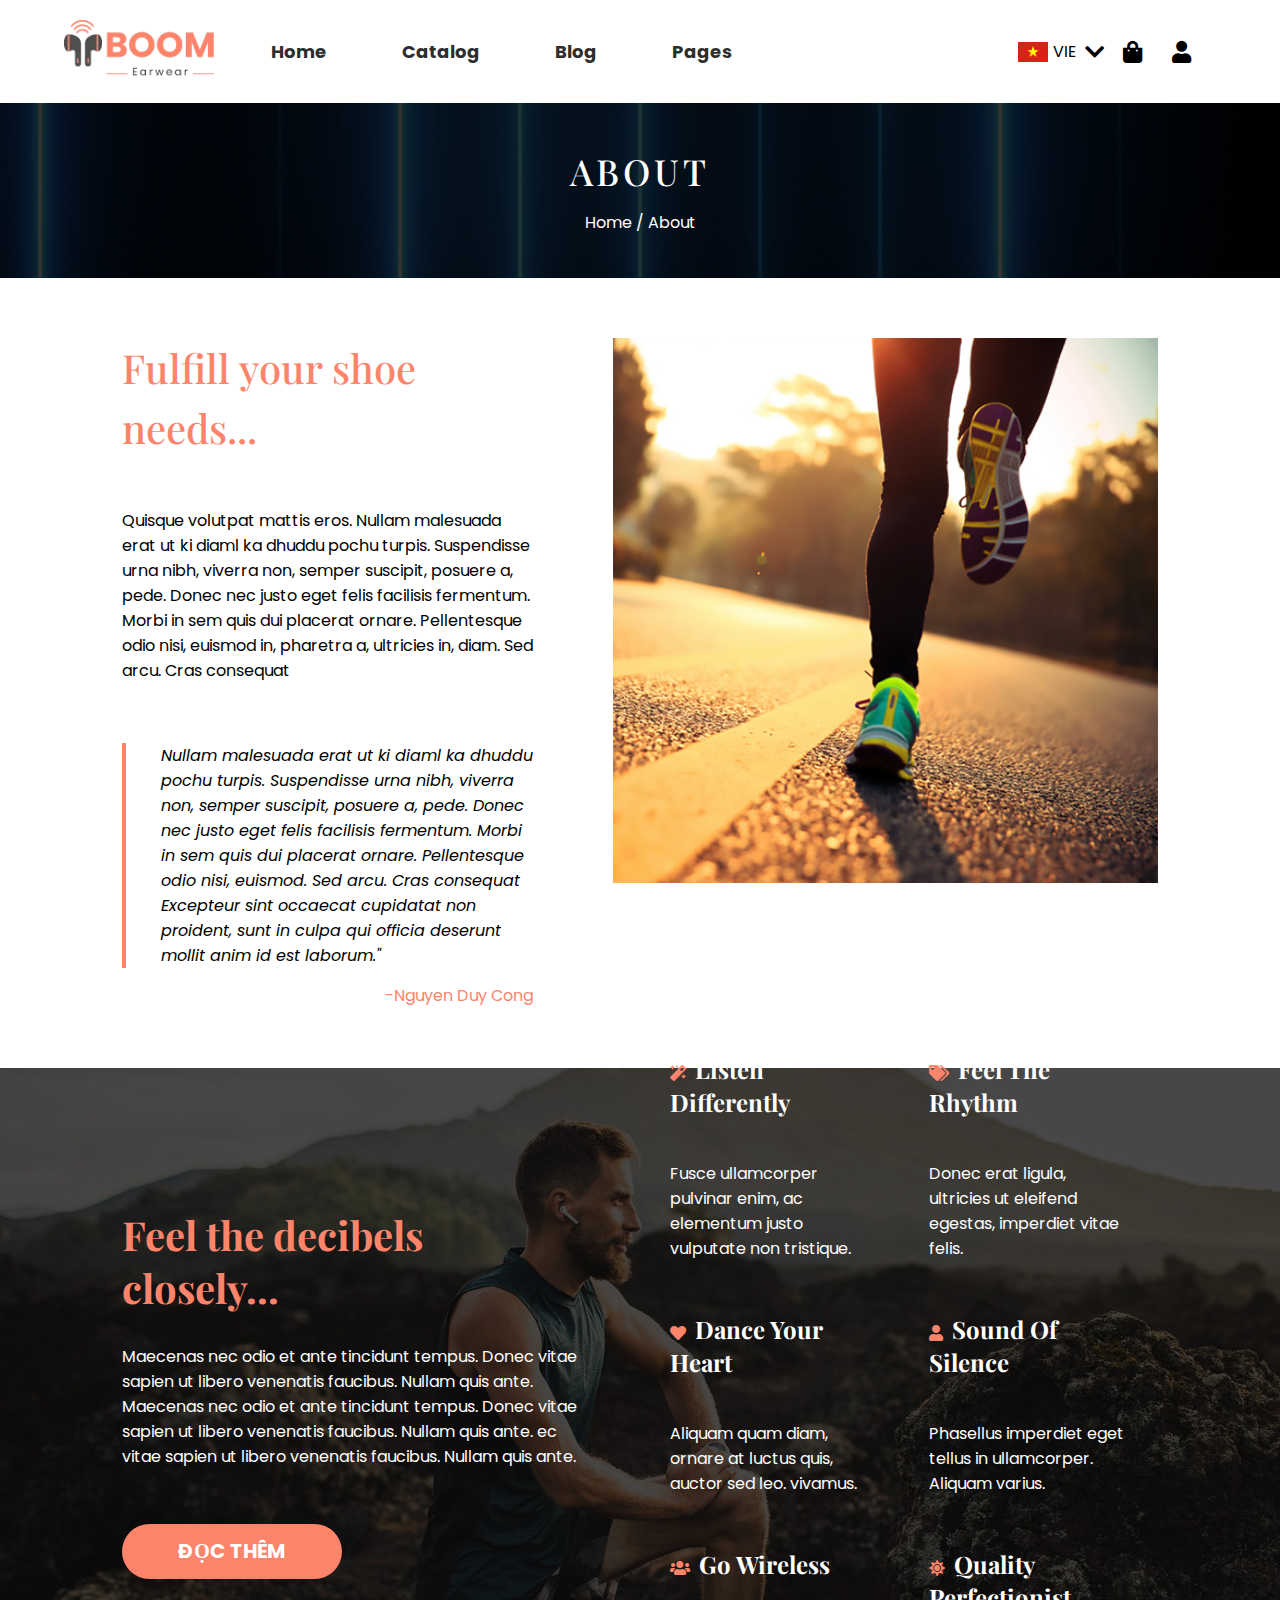
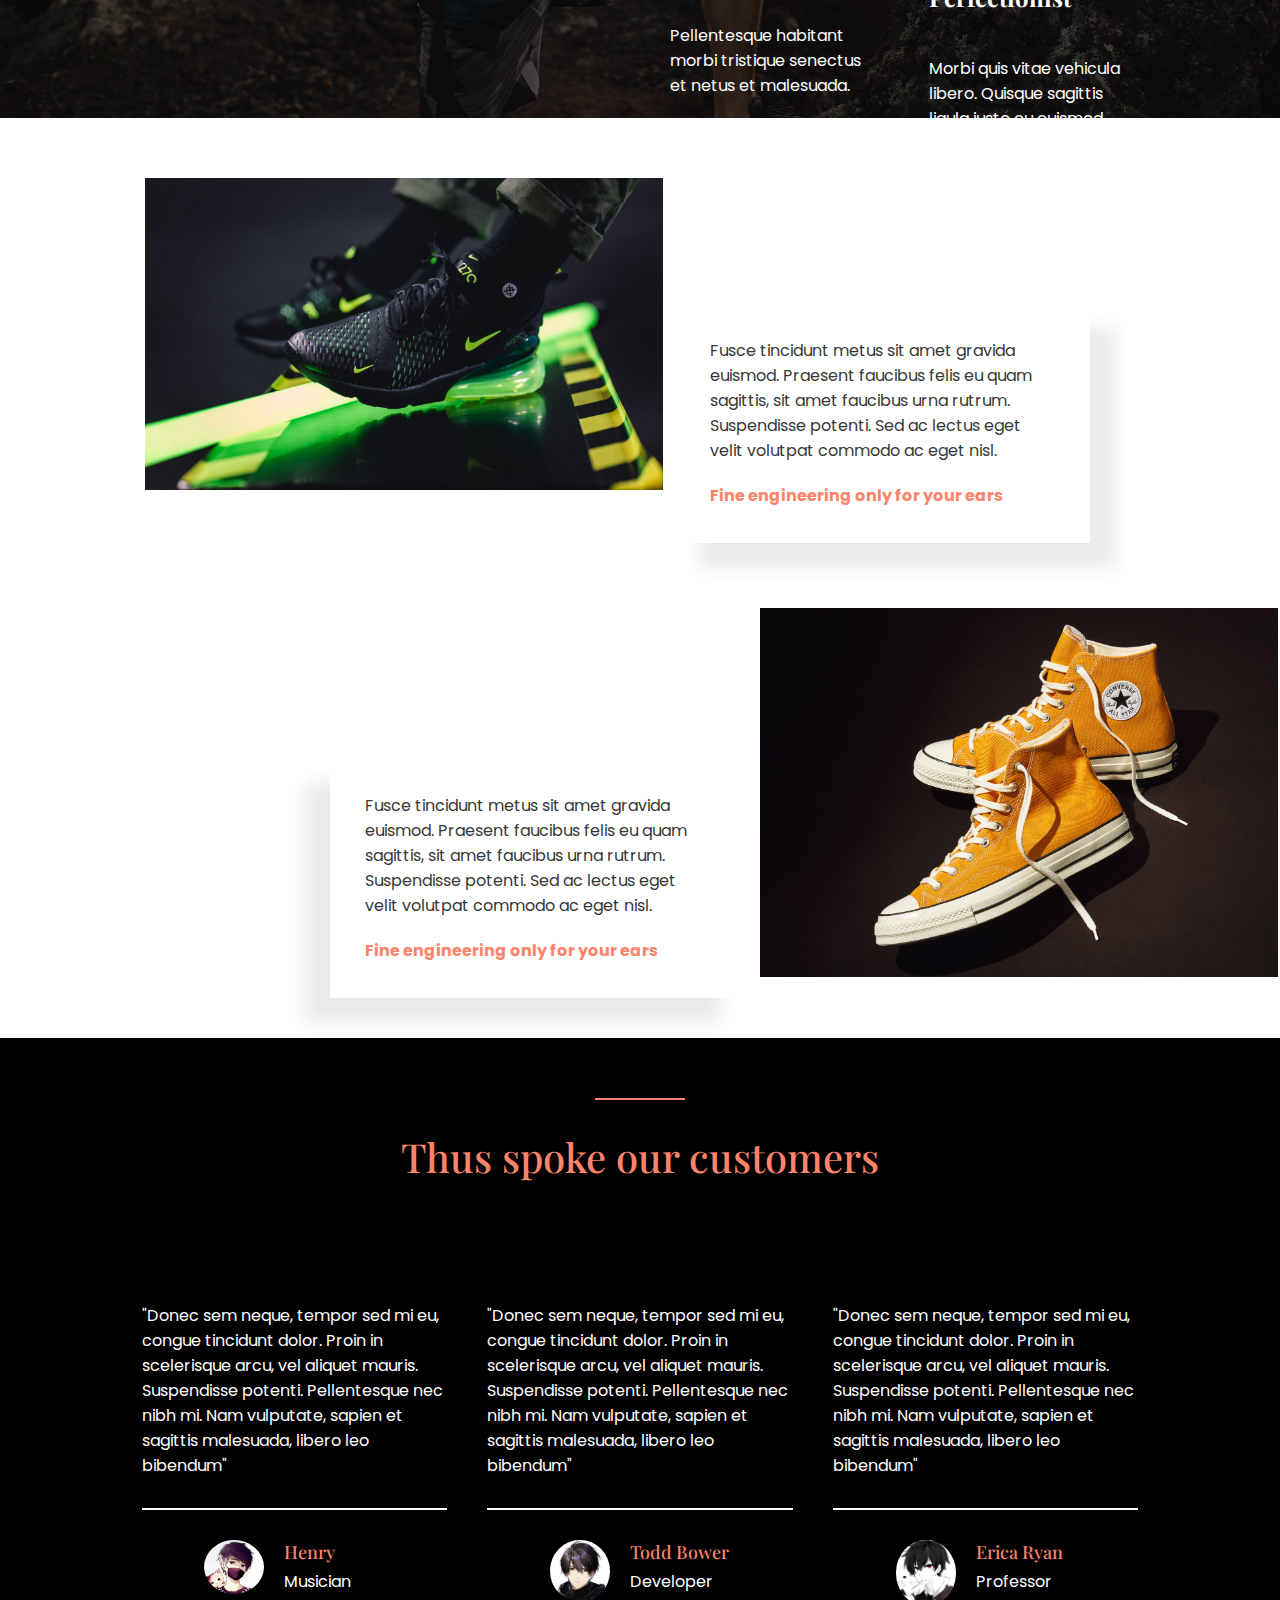
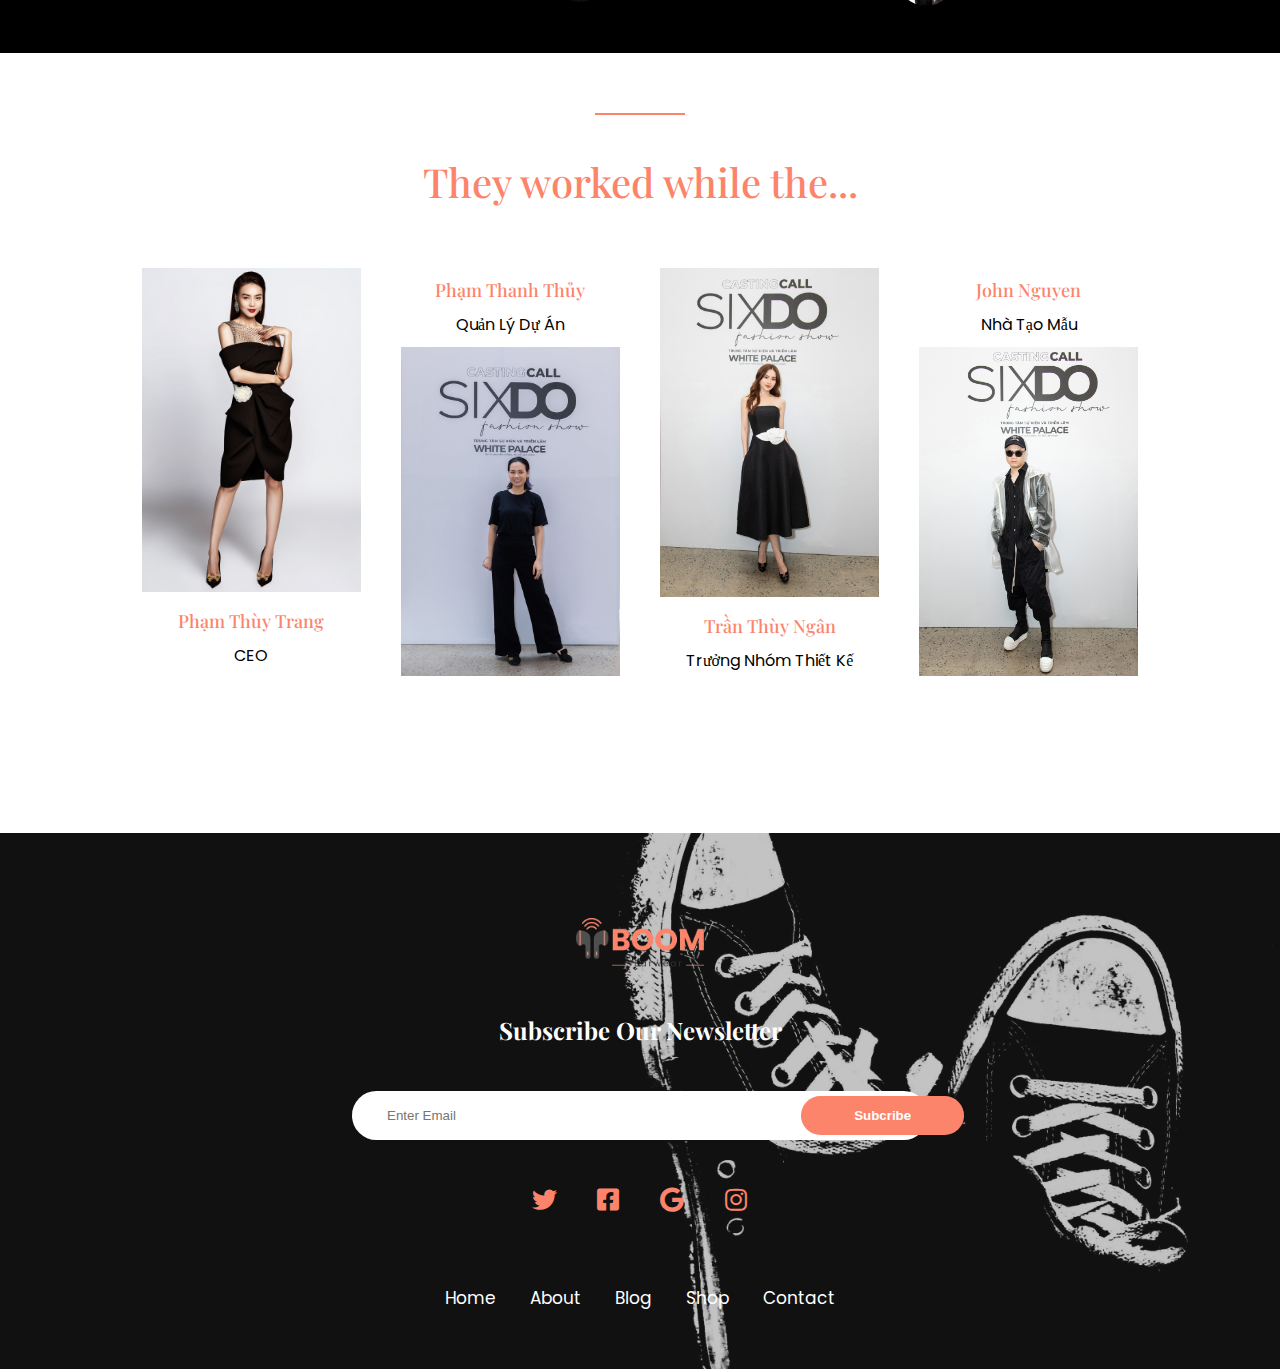
<file: about.html>
<!DOCTYPE html>
<html lang="en">

<head>
    <meta charset="UTF-8">
    <meta http-equiv="X-UA-Compatible" content="IE=edge">
    <meta name="viewport" content="width=device-width, initial-scale=1.0">
    <!--Style CSS-->
    <link rel="stylesheet" href="./assets/css/about.css">
    <!--Font Awesome-->
    <link rel="stylesheet" href="./assets/font/css/all.min.css">
    <title>About</title>
</head>

<body>
    <!-- Begin Header-->
    <div class="wrapper about">
        <!-- <div class="background">
            <img src="./assets/image/bg.png" alt="Bg">
        </div> -->
        <div class="header">
          <!--Header Navbar-->
          <div class="header__nav">
              <div class="header__left">
                  <div class="header__left--logo">
                      <a href="index.html">
                          <img src="./assets/image/logo.png.webp" alt="Logo">
                      </a>
  
                  </div>
                  <div class="header__left--menu">
                      <ul class="menu-list">
                          <li class="menu-item active"><a href="index.html" class="active parentLink">Home</a></li>
                          <li class="menu-item"><a href="catalog.html" class="parentLink">Catalog</a></li>
                          <li class="menu-item"><a href="blog.html" class="parentLink">Blog</a></li>
                          <li class="menu-item dropdown"><a href="#" class="parentLink">Pages</a>
                              <ul class="sub-menu">
                                  <li class="sub-menuItem"><a href="about.html" class="subLink sublink-1">About</a></li>
                                  
                                  <li class="sub-menuItem"><a href="service.html" class="subLink sublink-2">Service</a></li>
                                     
                                  <li class="sub-menuItem"><a href="faq.html" class="subLink sublink-3">Faq</a></li>
                                   
                                  <li class="sub-menuItem"><a href="contact.html" class="subLink sublink-4">Contact</a></li>
                              </ul>
                          </li>
                      </ul>
                  </div>
              </div>
              <div class="header__right">
                  <img src="./assets/image/1024px-Flag_of_Vietnam.svg.png" alt="T o day ">
                  <p>VIE</p>
                  <i class="fas fa-chevron-down" style="color: rgb(0, 0, 0);margin-right:-11px"></i>
  
                  <i class="fas fa-shopping-bag"></i>
  
  
                  <i class="fas fa-user"></i>
              </div>
          </div>
  
      </div>
    </div>
    <!--End Header-->

    <section id="about" class="content">
        <!--Begin Banner-->
        <div class="content__banner">
            <img src="./assets/image/bannerdanhmuc.jpg" alt="">
            <div class="banner--underground"></div>
            <div class="banner--title">
                <h1>ABOUT</h1>
                <a href="#" class="">Home</a><span>&nbsp;/&nbsp</span><span>About</span>
            </div>
        </div>
        <!--End Banner-->

        <!--Begin Article-->
        <div class="wrap">
            <article class="ar1">
                <div class="goal-one">
                    <h2 class="goal-title">Fulfill your shoe needs...</h2>
                    <p class="goal-des">Quisque volutpat mattis eros. Nullam malesuada erat ut ki diaml ka dhuddu pochu
                        turpis. Suspendisse urna nibh, viverra non, semper suscipit, posuere a, pede. Donec nec justo
                        eget felis facilisis fermentum. Morbi in sem quis dui placerat ornare. Pellentesque odio nisi,
                        euismod in, pharetra a, ultricies in, diam. Sed arcu. Cras consequat</p>
                    <div class="comment">
                        <p class="comment-des">Nullam malesuada erat ut ki diaml ka dhuddu pochu turpis. Suspendisse
                            urna nibh, viverra non, semper suscipit, posuere a, pede. Donec nec justo eget felis
                            facilisis fermentum. Morbi in sem quis dui placerat ornare. Pellentesque odio nisi, euismod.
                            Sed arcu. Cras consequat Excepteur sint occaecat cupidatat non proident, sunt in culpa qui
                            officia deserunt mollit anim id est laborum."</p>
                        <span class="comment-author">-Nguyen Duy Cong</span>
                    </div>
                </div>
                <div class="image">
                    <img src="./assets/image/product/about/1.jpg" alt="">
                </div>
            </article>

            <article class="ar2">
                <div class="goal-two">
                    <img src="./assets/image/product/about/2.jpg" alt="">

                </div>
                <div class="bgr">
                </div>
                <div class="content">
                    <div class="content__left">
                        <h2 class="content__left--title">Feel the decibels closely...</h2>
                        <p class="content__left--des">Maecenas nec odio et ante tincidunt tempus. Donec vitae sapien ut
                            libero venenatis faucibus. Nullam quis ante. Maecenas nec odio et ante tincidunt tempus.
                            Donec vitae sapien ut libero venenatis faucibus. Nullam quis ante. ec vitae sapien ut libero
                            venenatis faucibus. Nullam quis ante.</p>
                        <button class="btn btn-shopnow btn-rouded">Đọc Thêm</button>

                    </div>

                    <div class="content__right">
                        <div class="include item1">
                            <span><i class="fas fa-magic"></i></span>
                            <h3>Listen Differently</h3>
                            <p>Fusce ullamcorper pulvinar enim, ac elementum justo vulputate non tristique.</p>
                        </div>

                        <div class="include item4">
                            <span><i class="fas fa-tags"></i></span>
                            <h3>Feel The Rhythm</h3>
                            <p>Donec erat ligula, ultricies ut eleifend egestas, imperdiet vitae felis.</p>
                        </div>

                        <div class="include item2">
                            <span><i class="fas fa-heart"></i></span>
                            <h3>Dance Your Heart</h3>
                            <p>Aliquam quam diam, ornare at luctus quis, auctor sed leo. vivamus.</p>
                        </div>

                        <div class="include item5">
                            <span><i class="fas fa-user"></i></span>
                            <h3>Sound Of Silence</h3>
                            <p>Phasellus imperdiet eget tellus in ullamcorper. Aliquam varius.</p>
                        </div>

                        <div class="include item3">
                            <span><i class="fas fa-users"></i></span>
                            <h3>Go Wireless</h3>
                            <p> Pellentesque habitant morbi tristique senectus et netus et malesuada.</p>
                        </div>

                        <div class="include item6">
                            <span><i class="fas fa-sun"></i></span>
                            <h3>Quality Perfectionist</h3>
                            <p>Morbi quis vitae vehicula libero. Quisque sagittis ligula justo eu euismod.</p>
                        </div>

                    </div>
                </div>
            </article>

            <article class="ar3 ">
                <div class="ar3__left--item1">
                    <img src="./assets/image/product/about/3.jpg" alt="">
                </div>
                <div class="ar3__right--item1">
                    <p>Fusce tincidunt metus sit amet gravida euismod. Praesent faucibus felis eu quam sagittis, sit
                        amet faucibus urna rutrum. Suspendisse potenti. Sed ac lectus eget velit volutpat commodo ac
                        eget nisl.</p>
                    <strong>Fine engineering only for your ears</strong>
                </div>

                <div class="ar3__left--item2">
                    <img src="./assets/image/product/about/4.jpg" alt="">
                </div>
                <div class="ar3__right--item2">
                    <p>Fusce tincidunt metus sit amet gravida euismod. Praesent faucibus felis eu quam sagittis, sit
                        amet faucibus urna rutrum. Suspendisse potenti. Sed ac lectus eget velit volutpat commodo ac
                        eget nisl.</p>
                    <strong>Fine engineering only for your ears</strong>
                </div>
            </article>

            <article class="ar4">
                <hr>
                <h2>Thus spoke our customers</h2>
                <div class="customer">
                    <div class="custome__cus1 com">
                        <p>
                            "Donec sem neque, tempor sed mi eu, congue tincidunt dolor. Proin in scelerisque arcu, vel
                            aliquet mauris. Suspendisse potenti. Pellentesque nec nibh mi. Nam vulputate, sapien et
                            sagittis malesuada, libero leo bibendum"
                        </p>
                        <hr id="not">
                        <div class="com2">
                            <img src="./assets/image/product/about/5.jpg" alt="">
                            <div class="detail">
                                <h5>Henry</h5>
                                <p>Musician</p>
                            </div>

                        </div>
                    </div>
                    <div class="custome__cus2 com">
                        <p>
                            "Donec sem neque, tempor sed mi eu, congue tincidunt dolor. Proin in scelerisque arcu, vel
                            aliquet mauris. Suspendisse potenti. Pellentesque nec nibh mi. Nam vulputate, sapien et
                            sagittis malesuada, libero leo bibendum"
                        </p>
                        <hr id="not">
                        <div class="com2">
                            <img src="./assets/image/product/about/7.jpg" alt="">
                            <div class="detail">
                                <h5>Todd Bower</h5>
                                <p>Developer</p>
                            </div>
                        </div>

                    </div>
                    <div class="customer__cus3 com">
                        <p>
                            "Donec sem neque, tempor sed mi eu, congue tincidunt dolor. Proin in scelerisque arcu, vel
                            aliquet mauris. Suspendisse potenti. Pellentesque nec nibh mi. Nam vulputate, sapien et
                            sagittis malesuada, libero leo bibendum"
                        </p>
                        <hr id="not">
                        <div class="com2">
                            <img src="./assets/image/product/about/6.jpeg" alt="">
                            <div class="detail">
                                <h5>Erica Ryan</h5>
                                <p>Professor</p>
                            </div>
                        </div>

                    </div>
                </div>
            </article>

            <article class="ar5">
                <hr id="not3">
                <h2>They worked while the...</h2>

                <div class="wrap ">
                    <div class="team">
                        <img src="./assets/image/product/about/team-1.jpg" alt="">
                        <h5>Phạm Thùy Trang</h5>
                        <p>CEO</p>
                    </div>

                    <div class="team">
                        <h5>Phạm Thanh Thủy</h5>
                        <p>Quản Lý Dự Án</p>
                        <img src="./assets/image/product/about/team-2.jpg" alt="">

                    </div>

                    <div class="team">
                        <img src="./assets/image/product/about/team-3.jpg" alt="">
                        <h5>Trần Thùy Ngân</h5>
                        <p>Trưởng Nhóm Thiết Kế</p>
                    </div>

                    <div class="team">
                        <h5>John Nguyen</h5>
                        <p>Nhà Tạo Mẫu</p>
                        <img src="./assets/image/product/about/team-4.jpg" alt="">

                    </div>
                </div>
            </article>
        </div>

    </section>

    <!--Begin Footer-->
    <div class="wrapper7" id="footercatalog">
        <div class="footer">
            <img src="./assets/image/footer.jpg" alt="" id="note">
            <div class="opacity">
            </div>
            <div class="footer__logo">
                <img src="./assets/image/logo.png.webp" alt="">
            </div>
            <div class="footer--slogan">
                <h2>Subscribe Our Newsletter</h2>
            </div>
            <form action="#" class="search ">
                <input type="text" name="search" placeholder="Enter Email" id="" class="input">
                <button class="submit btn-rouded">Subcribe</button>
            </form>
            <div class="bylogin">
                <i class="fab fa-twitter"></i>
                <i class="fab fa-facebook-square"></i>
                <i class="fab fa-google"></i>
                <i class="fab fa-instagram"></i>
            </div>
            <ul class="footer-contact">
                <a href="#">
                    <li>Home</li>
                </a>
                <a href="#">
                    <li class="note2">About</li>
                </a>
                <a href="#">
                    <li class="note2">Blog</li>
                </a>
                <a href="#">
                    <li class="note2">Shop</li>
                </a>
                <a href="#">
                    <li>Contact</li>
                </a>

            </ul>
        </div>

    </div>

    <!--End Fotter-->



</body>

</html>
</file>
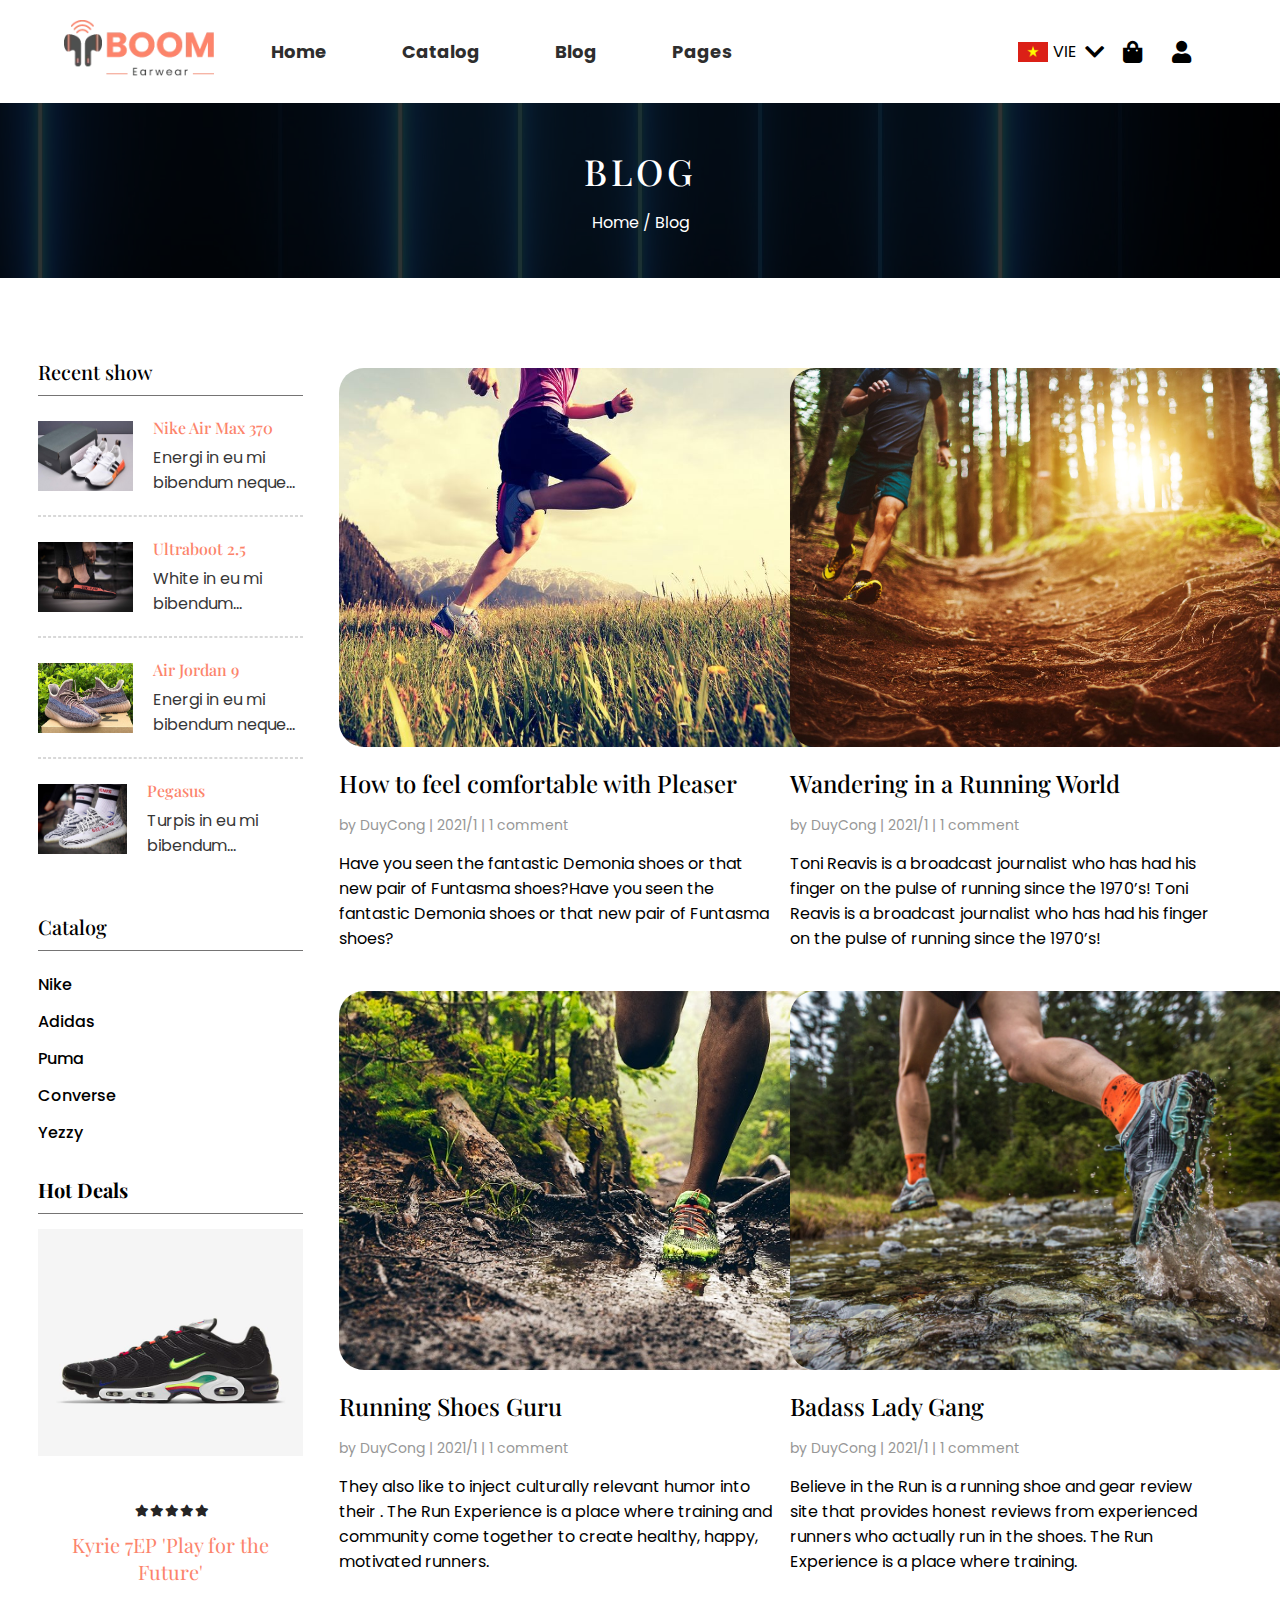
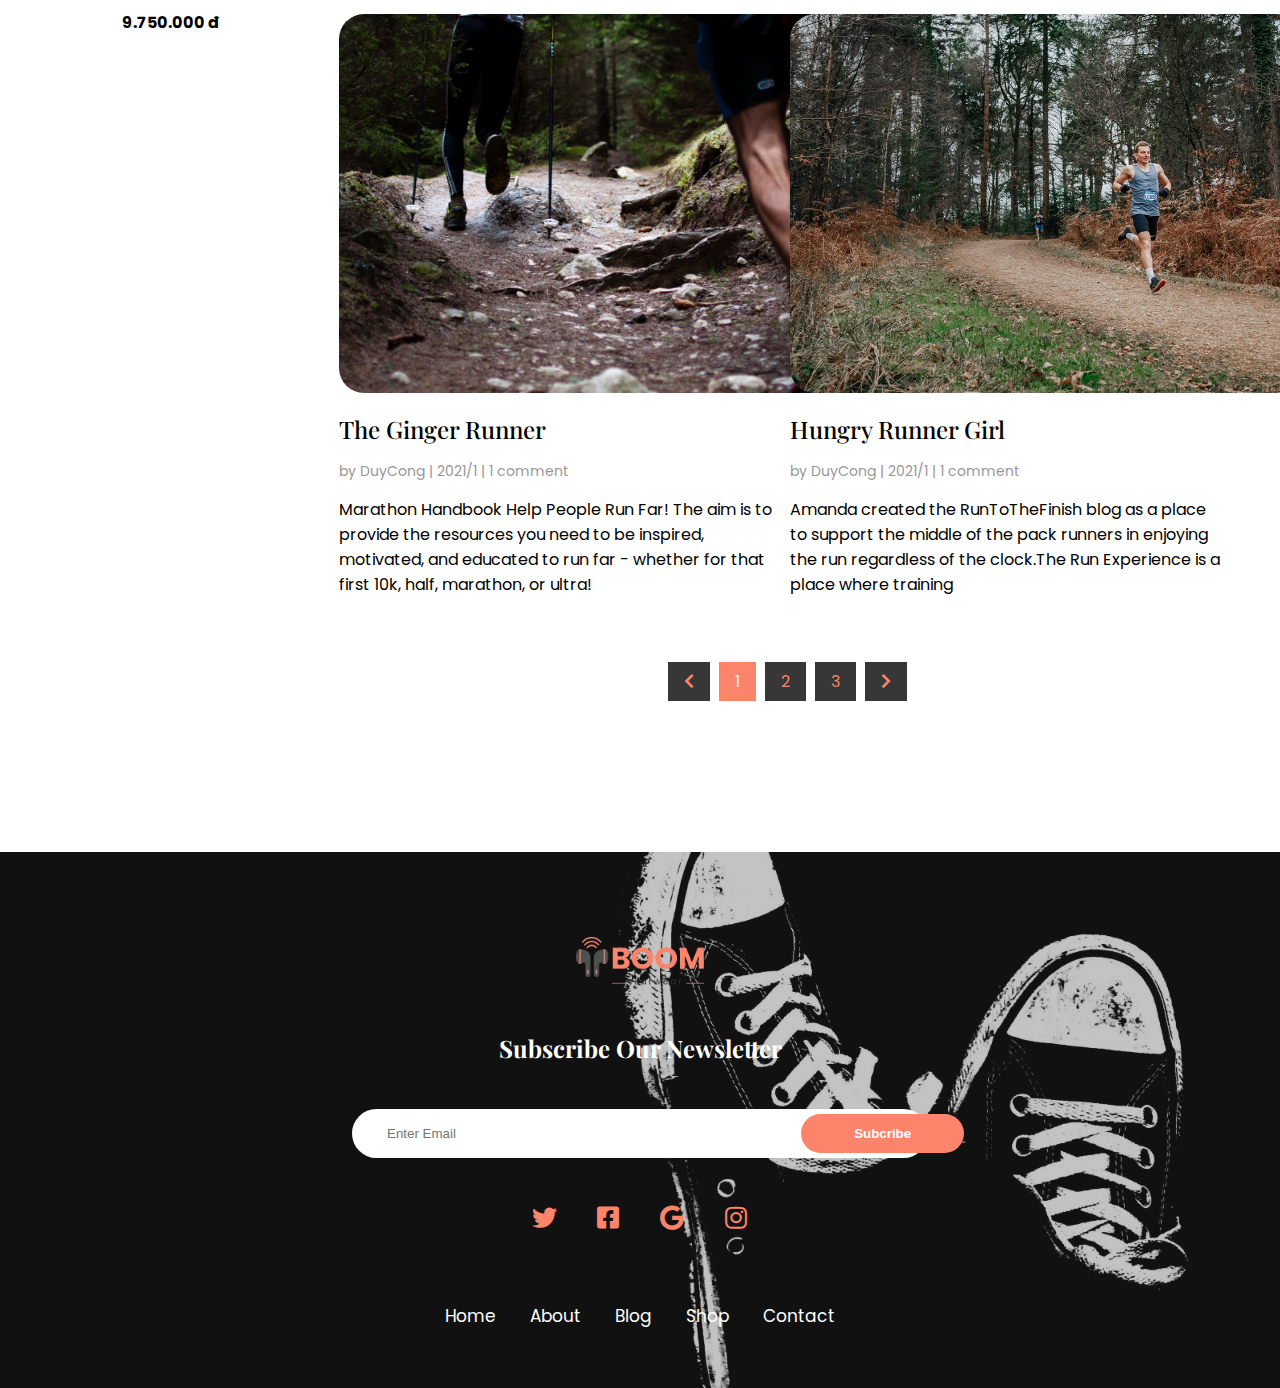
<file: blog.html>
<!DOCTYPE html>
<html lang="en">

<head>
    <meta charset="UTF-8">
    <meta http-equiv="X-UA-Compatible" content="IE=edge">
    <meta name="viewport" content="width=device-width, initial-scale=1.0">
    <!--Style CSS-->
    <link rel="stylesheet" href="./assets/css/blog.css">
    <!--Font Awesome-->
    <link rel="stylesheet" href="./assets/font/css/all.min.css">
    <title>Blog</title>
</head>

<body>
    <!-- Begin Header-->
    <div class="wrapper blog">
        <!-- <div class="background">
            <img src="./assets/image/bg.png" alt="Bg">
        </div> -->
        <div class="header">
          <!--Header Navbar-->
          <div class="header__nav">
              <div class="header__left">
                  <div class="header__left--logo">
                      <a href="index.html">
                          <img src="./assets/image/logo.png.webp" alt="Logo">
                      </a>
  
                  </div>
                  <div class="header__left--menu">
                      <ul class="menu-list">
                          <li class="menu-item active"><a href="index.html" class="active parentLink">Home</a></li>
                          <li class="menu-item"><a href="catalog.html" class="parentLink">Catalog</a></li>
                          <li class="menu-item"><a href="blog.html" class="parentLink">Blog</a></li>
                          <li class="menu-item dropdown"><a href="#" class="parentLink">Pages</a>
                              <ul class="sub-menu">
                                  <li class="sub-menuItem"><a href="about.html" class="subLink sublink-1">About</a></li>
                                  
                                  <li class="sub-menuItem"><a href="service.html" class="subLink sublink-2">Service</a></li>
                                     
                                  <li class="sub-menuItem"><a href="faq.html" class="subLink sublink-3">Faq</a></li>
                                   
                                  <li class="sub-menuItem"><a href="contact.html" class="subLink sublink-4">Contact</a></li>
                              </ul>
                          </li>
                      </ul>
                  </div>
              </div>
              <div class="header__right">
                  <img src="./assets/image/1024px-Flag_of_Vietnam.svg.png" alt="T o day ">
                  <p>VIE</p>
                  <i class="fas fa-chevron-down" style="color: rgb(0, 0, 0);margin-right:-11px"></i>
  
                  <i class="fas fa-shopping-bag"></i>
  
  
                  <i class="fas fa-user"></i>
              </div>
          </div>
  
      </div>
    </div>
    <!--End Header-->

    <!--Begin Section Blog-->

    <section id="blog" class="content">
        <!--Begin Banner-->
        <div class="content__banner">
            <img src="./assets/image/bannerdanhmuc.jpg" alt="">
            <div class="banner--underground"></div>
            <div class="banner--title">
                <h1>BLOG</h1>
                <a href="#" class="">Home</a><span>&nbsp;/&nbsp</span><span>Blog</span>
            </div>
        </div>
        <!--End Banner-->

        <!--Begin Article-->
        <article class="content__main">
            <aside class="content__main--aside">
                <div class="aside">

                    <div class="aside__recent">
                        <h4 id="titrecent">Recent show</h4>
                        <div class="aside__recent--item1 item">
                            <img src="./assets/image/product/blog/1.jpg" alt="">
                            <div class="description">
                                <h5>Nike Air Max 370</h5>
                                <p>Energi in eu mi bibendum neque...</p>
                            </div>
                        </div>
                        <hr class="line-bottomsell">
                        <div class="aside__recent--item2 item">
                            <img src="./assets/image/product/blog/2.jpg" alt="">
                            <div class="description">
                                <h5>Ultraboot 2.5</h5>
                                <p>White in eu mi bibendum...</p>
                            </div>
                        </div>
                        <hr class="line-bottomsell">
                        <div class="aside__recent--item3 item">
                            <img src="./assets/image/product/blog/3.jpg" alt="">
                            <div class="description">
                                <h5>Air Jordan 9</h5>
                                <p>Energi in eu mi bibendum neque...</p>
                            </div>
                        </div>
                        <hr class="line-bottomsell">
                        <div class="aside__recent--item4 item">
                            <img src="./assets/image/product/blog/4.jpeg" alt="">
                            <div class="description">
                                <h5>Pegasus</h5>
                                <p>Turpis in eu mi bibendum...</p>
                            </div>
                        </div>
                    </div>

                    <div class="aside__category">
                        <h4>Catalog</h4>
                        <ul class="menu-category">
                            <li class="menu-item">
                                <a href="#">Nike</a>
                                <!-- <span><i class="fas fa-plus"></i></span> -->
                            </li>
                            <li class="menu-item">
                                <a href="#">Adidas</a>
                                <!-- <span><i class="fas fa-plus"></i></span> -->
                            </li>
                            <li class="menu-item">
                                <a href="#">Puma</a>
                                <!-- <span><i class="fas fa-plus"></i></span> -->
                            </li>
                            <li class="menu-item">
                                <a href="#">Converse</a>
                                <!-- <span><i class="fas fa-plus"></i></span> -->
                            </li>
                            <li class="menu-item">
                                <a href="#">Yezzy</a>
                                <!-- <span><i class="fas fa-plus"></i></span> -->
                            </li>

                        </ul>
                    </div>

                    <div class="aside__hotdeal">
                        <h4>Hot Deals</h4>
                        <img src="./assets/image/product/product1/it7.jpg" alt="">
                        <div class="item itemupdate">
                            <ul class="vote">
                                <li class="vote-item"><i class="fas fa-star"></i></li>
                                <li class="vote-item"><i class="fas fa-star"></i></li>
                                <li class="vote-item"><i class="fas fa-star"></i></li>
                                <li class="vote-item"><i class="fas fa-star"></i></li>
                                <li class="vote-item"><i class="fas fa-star"></i></li>
                            </ul>
                            <a href="#">
                                <h4 class="seller">Kyrie 7EP 'Play for the Future'</h4>
                            </a>
                            <p>9.750.000 đ</p>
                        </div>
                    </div>
                    <!--
                    <div class="aside__bestseller">
                        <h4 id="titsell">Khuyến mãi</h4>
                        <div class="wrap wrap1">
                            <div class="item itemupdate">
                                <ul class="vote">
                                    <li class="vote-item"><i class="fas fa-star"></i></li>
                                    <li class="vote-item"><i class="fas fa-star"></i></li>
                                    <li class="vote-item"><i class="fas fa-star"></i></li>
                                    <li class="vote-item"><i class="fas fa-star"></i></li>
                                    <li class="vote-item"><i class="fas fa-star"></i></li>
                                </ul>
                                <a href="#">
                                    <h4 class="seller">Nike Tone</h4>
                                </a>
                                <p>5.500.000 đ</p>
                            </div>
                            <img src="./assets/image/product/product1/it6.jpg" alt="">
                        </div>
                        <hr class="line-bottomsell">
                        <div class="wrap wrap2">
                            <div class="item itemupdate">
                                <ul class="vote">
                                    <li class="vote-item"><i class="fas fa-star"></i></li>
                                    <li class="vote-item"><i class="fas fa-star"></i></li>
                                    <li class="vote-item"><i class="fas fa-star"></i></li>
                                    <li class="vote-item"><i class="fas fa-star"></i></li>
                                    <li class="vote-item"><i class="fas fa-star"></i></li>
                                </ul>
                                <a href="#">
                                    <h4 class="seller">Nike Head Spring</h4>
                                </a>
                                <p>4.950.000 đ</p>
                            </div>
                            <img src="./assets/image/product/product1/it2.jpg" alt="">
                        </div>
                        <hr class="line-bottomsell">
                        <div class="wrap wrap3">
                            <div class="item itemupdate">
                                <ul class="vote">
                                    <li class="vote-item"><i class="fas fa-star"></i></li>
                                    <li class="vote-item"><i class="fas fa-star"></i></li>
                                    <li class="vote-item"><i class="fas fa-star"></i></li>
                                    <li class="vote-item"><i class="fas fa-star"></i></li>
                                    <li class="vote-item"><i class="fas fa-star"></i></li>
                                </ul>
                                <a href="#">
                                    <h4 class="seller">Nike Air Pro</h4>
                                </a>
                                <p>7.100.000 đ</p>
                            </div>
                            <img src="./assets/image/product/product1/it4.jpg" alt="">
                        </div>
                        <hr class="line-bottomsell">
                        <div class="wrap wrap4">
                            <div class="item itemupdate">
                                <ul class="vote">
                                    <li class="vote-item"><i class="fas fa-star"></i></li>
                                    <li class="vote-item"><i class="fas fa-star"></i></li>
                                    <li class="vote-item"><i class="fas fa-star"></i></li>
                                    <li class="vote-item"><i class="fas fa-star"></i></li>
                                    <li class="vote-item"><i class="fas fa-star"></i></li>
                                </ul>
                                <a href="#">
                                    <h4 class="seller">Nike Air 370</h4>
                                </a>
                                <p>9.750.000 đ</p>
                            </div>
                            <img src="./assets/image/product/product1/it5.jpg" alt="">
                        </div>


                    </div>

                    <div class="aside__service"> -->




                </div>
                </div>
            </aside>

            <div class="content__main--blogitem">
                <div class="blog__more">
                    <div class="blog__view">
                        <div class="blog__view--image">
                            <img src="./assets/image/product/blog/run1.jpg" alt="">
                            <div class="overlay"></div>
                        </div>

                        <div class="blog__view--title">
                            <a href="#">How to feel comfortable with Pleaser</a>
                        </div>
                        <div class="blog__view--datepost">
                            by DuyCong | 2021/1 | 1 comment
                            <!-- <div class="authur">by<span>&nbsp DuyCong</span></div>
                            <div class="date">/ 2021/1&nbsp</div>
                            <div class="comment">| 1 </div> -->
                        </div>
                        <div class="blog__view--des">
                            Have you seen the fantastic Demonia shoes or that new pair of Funtasma shoes?Have you seen
                            the fantastic Demonia shoes or that new pair of Funtasma shoes?
                        </div>

                    </div>

                    <div class="blog__view">
                        <div class="blog__view--image">
                            <img src="./assets/image/product/blog/run2.jpg" alt="">
                            <div class="overlay"></div>
                        </div>
                        <div class="blog__view--title">
                            <a href="#">Wandering in a Running World</a>
                        </div>
                        <div class="blog__view--datepost">
                            by DuyCong | 2021/1 | 1 comment
                            <!-- <div class="authur">by<span>&nbsp DuyCong</span></div>
                            <div class="date">/ 2021/1&nbsp</div>
                            <div class="comment">| 1 </div> -->
                        </div>
                        <div class="blog__view--des">
                            Toni Reavis is a broadcast journalist who has had his finger on the pulse of running since
                            the 1970’s!
                            Toni Reavis is a broadcast journalist who has had his finger on the pulse of running since
                            the 1970’s!
                        </div>

                    </div>

                    <div class="blog__view">
                        <div class="blog__view--image">
                            <img src="./assets/image/product/blog/run4.jpg" alt="">
                            <div class="overlay"></div>
                        </div>
                        <div class="blog__view--title">
                            <a href="#">Running Shoes Guru</a>
                        </div>
                        <div class="blog__view--datepost">
                            by DuyCong | 2021/1 | 1 comment
                            <!-- <div class="authur"> by DuyCong </div>
                            <div class="date">/ 2021/1 </div>
                            <div class="comment"> | 1 </div> -->
                        </div>
                        <div class="blog__view--des">
                            They also like to inject culturally relevant humor into their . The Run Experience is a
                            place where training and community come together to create healthy, happy, motivated
                            runners.
                        </div>

                    </div>

                    <div class="blog__view">
                        <div class="blog__view--image">
                            <img src="./assets/image/product/blog/run5.jpg" alt="">
                            <div class="overlay"></div>
                        </div>
                        <div class="blog__view--title">
                            <a href="#">Badass Lady Gang</a>
                        </div>
                        <div class="blog__view--datepost">
                            by DuyCong | 2021/1 | 1 comment
                            <!-- <div class="authur"> by DuyCong </div>
                            <div class="date">/ 2021/1 </div>
                            <div class="comment"> | 1 </div> -->
                        </div>
                        <div class="blog__view--des">
                            Believe in the Run is a running shoe and gear review site that provides honest reviews from
                            experienced runners who actually run in the shoes. The Run Experience is a place where
                            training.
                        </div>

                    </div>

                    <div class="blog__view">
                        <div class="blog__view--image">
                            <img src="./assets/image/product/blog/run6.jpg" alt="">
                            <div class="overlay"></div>
                        </div>
                        <div class="blog__view--title">
                            <a href="#">The Ginger Runner</a>
                        </div>
                        <div class="blog__view--datepost">
                            by DuyCong | 2021/1 | 1 comment
                            <!-- <div class="authur"> by DuyCong </div>
                            <div class="date">/ 2021/1 </div>
                            <div class="comment"> | 1 </div> -->
                        </div>
                        <div class="blog__view--des">
                            Marathon Handbook Help People Run Far! The aim is to provide the resources you need to be
                            inspired, motivated, and educated to run far - whether for that first 10k, half, marathon,
                            or ultra!
                        </div>

                    </div>

                    <div class="blog__view">
                        <div class="blog__view--image">
                            <img src="./assets/image/product/blog/run7.jpg" alt="">
                            <div class="overlay"></div>
                        </div>
                        <div class="blog__view--title">
                            <a href="#">Hungry Runner Girl</a>
                        </div>
                        <div class="blog__view--datepost">
                            by DuyCong | 2021/1 | 1 comment
                            <!-- <div class="authur"> by DuyCong </div>
                            <div class="date">/ 2021/1 </div>
                            <div class="comment"> | 1 </div> -->
                        </div>
                        <div class="blog__view--des">
                            Amanda created the RunToTheFinish blog as a place to support the middle of the pack runners
                            in enjoying the run regardless of the clock.The Run Experience is a place where training
                        </div>

                    </div>


                </div>

                <div class="pagination">
                    <a href="#"><i class="fas fa-chevron-left"></i></a>
                    <a href="#" class="active">1</a>
                    <a href="#">2</a>
                    <a href="#">3</a>
                    <a href="#"><i class="fas fa-chevron-right"></i></a>
                </div>
            </div>

        </article>
        <!--End Article-->
    </section>

    <!--End Section Blog-->

    <!--Begin Footer-->
    <div class="wrapper7" id="footercatalog">
        <div class="footer">
            <img src="./assets/image/footer.jpg" alt="" id="note">
            <div class="opacity">
            </div>
            <div class="footer__logo">
                <img src="./assets/image/logo.png.webp" alt="">
            </div>
            <div class="footer--slogan">
                <h2>Subscribe Our Newsletter</h2>
            </div>
            <form action="#" class="search ">
                <input type="text" name="search" placeholder="Enter Email" id="" class="input">
                <button class="submit btn-rouded">Subcribe</button>
            </form>
            <div class="bylogin">
                <i class="fab fa-twitter"></i>
                <i class="fab fa-facebook-square"></i>
                <i class="fab fa-google"></i>
                <i class="fab fa-instagram"></i>
            </div>
            <ul class="footer-contact">
                <a href="#">
                    <li>Home</li>
                </a>
                <a href="#">
                    <li class="note2">About</li>
                </a>
                <a href="#">
                    <li class="note2">Blog</li>
                </a>
                <a href="#">
                    <li class="note2">Shop</li>
                </a>
                <a href="#">
                    <li>Contact</li>
                </a>

            </ul>
        </div>

    </div>

    <!--End Fotter-->
</body>

</html>
</file>
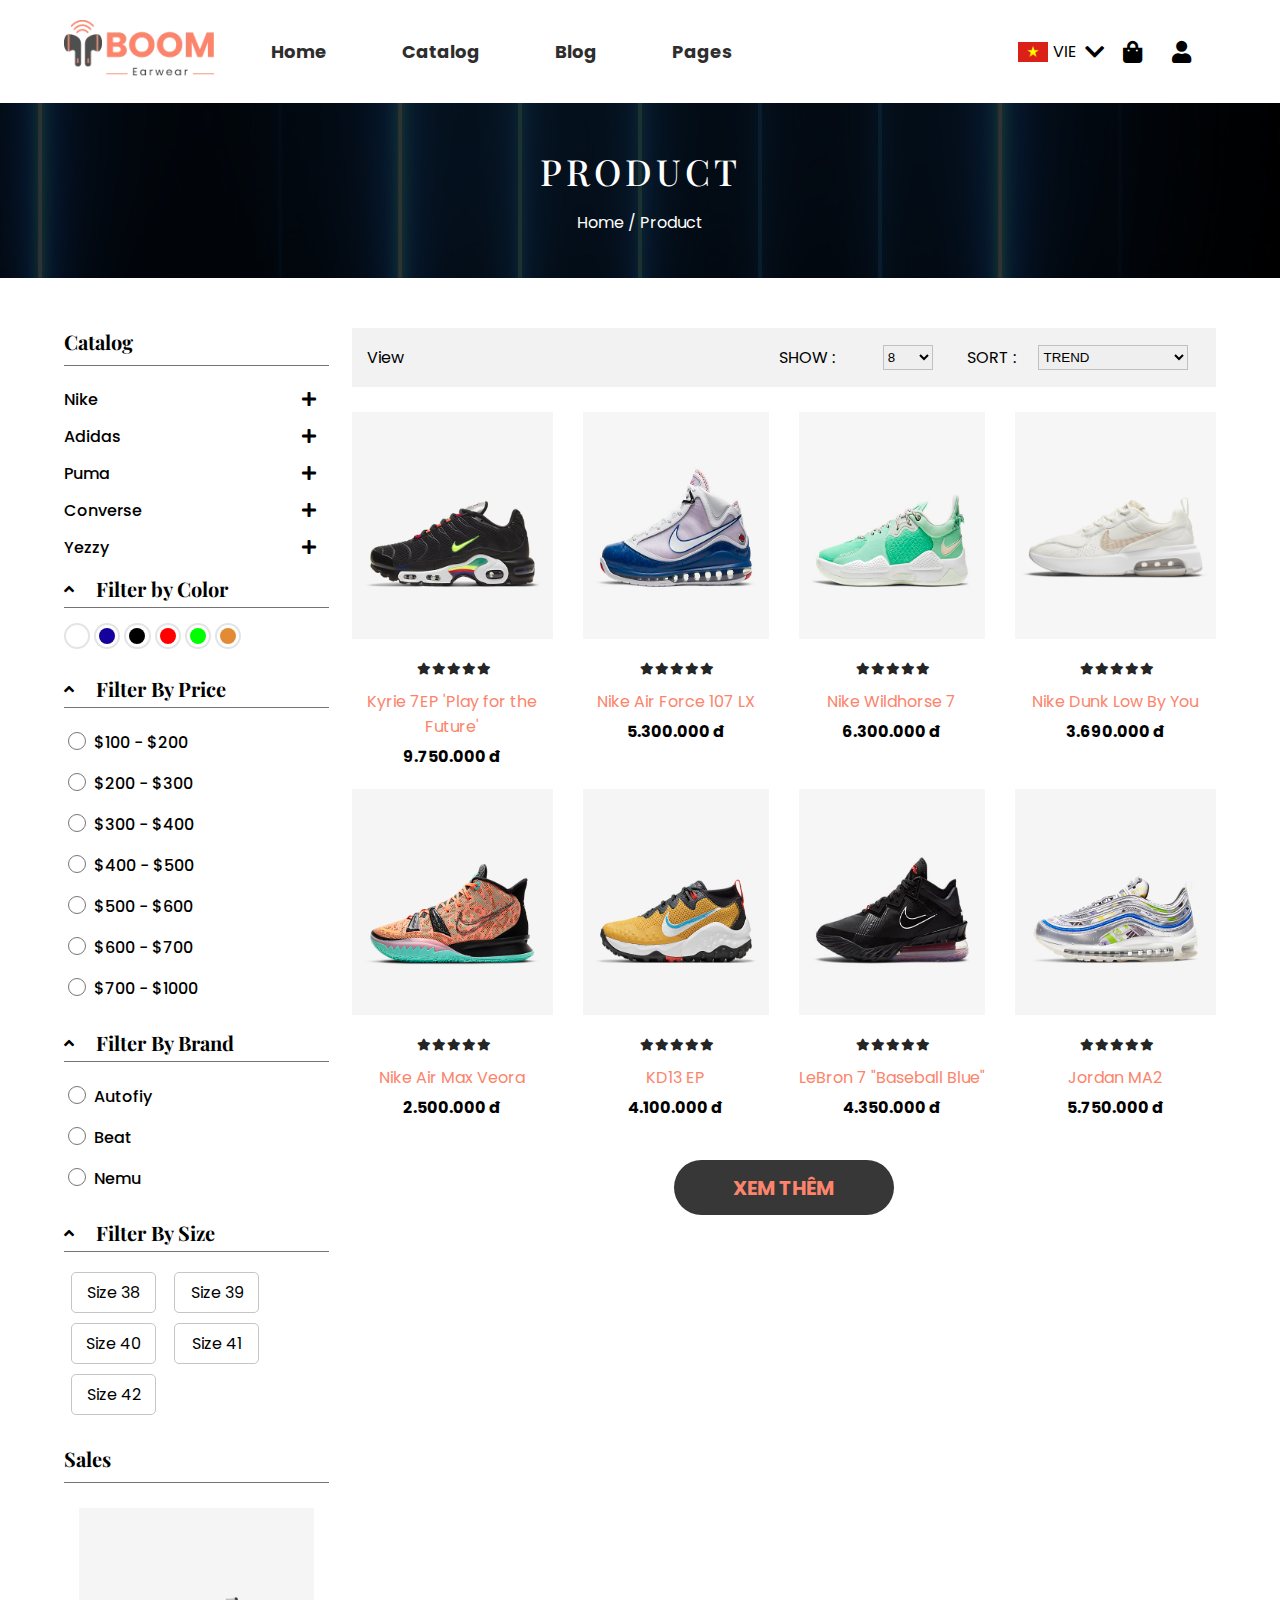
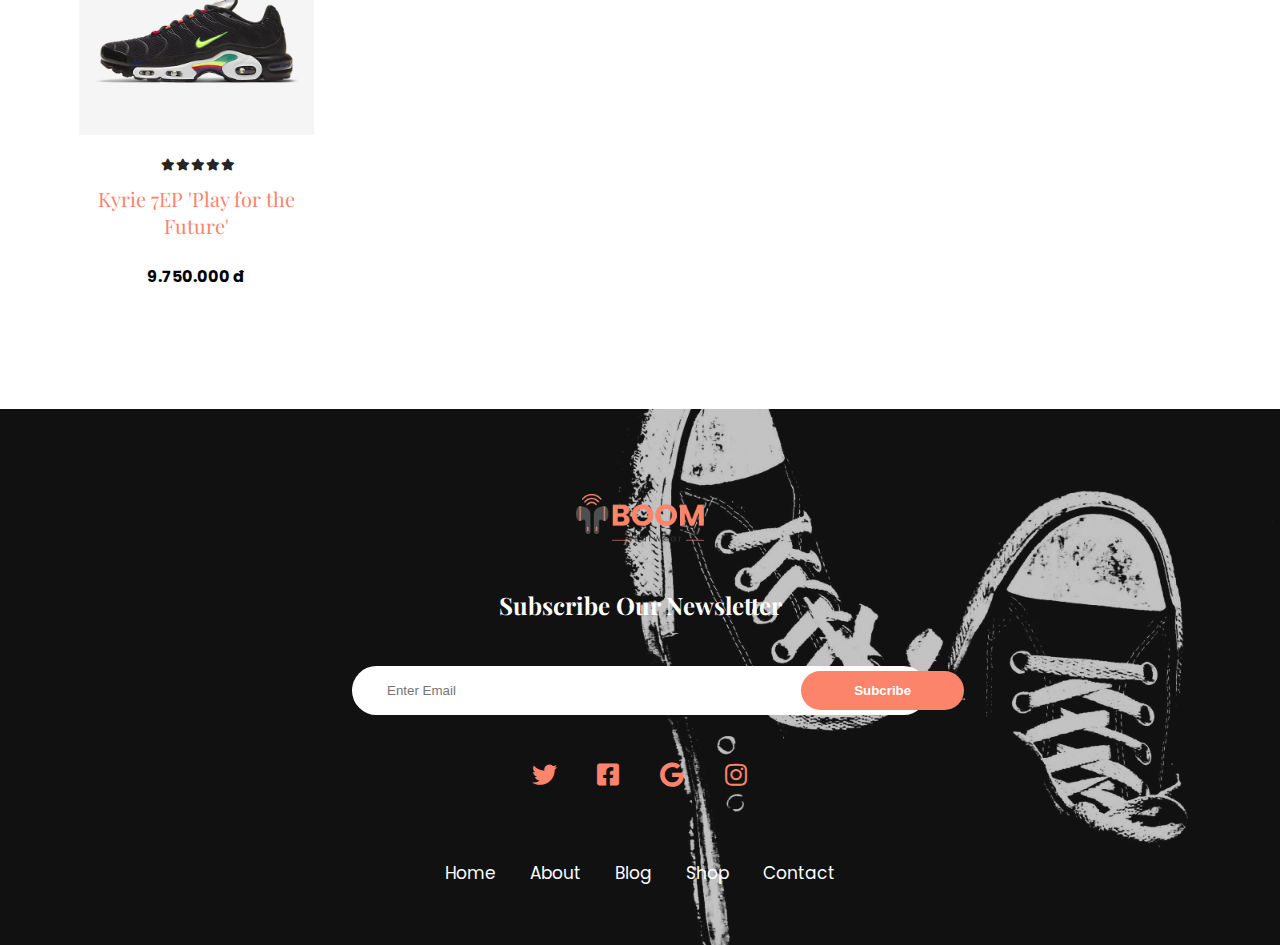
<file: catalog.html>
<!DOCTYPE html>
<html lang="en">

<head>
  <meta charset="UTF-8">
  <meta http-equiv="X-UA-Compatible" content="IE=edge">
  <meta name="viewport" content="width=device-width, initial-scale=1.0">
  <!--Style-->
  <link rel="stylesheet" href="./assets/css/catalog.css">
  <!--Font Awesome-->
  <link rel="stylesheet" href="./assets/font/css/all.min.css">
  <title>Danh Mục Sản Phẩm</title>
</head>

<body>
    <!-- Begin Header-->
    <div class="wrapper catalog">
      <!-- <div class="background">
          <img src="./assets/image/bg.png" alt="Bg">
      </div> -->
      <div class="header">
        <!--Header Navbar-->
        <div class="header__nav">
            <div class="header__left">
                <div class="header__left--logo">
                    <a href="index.html">
                        <img src="./assets/image/logo.png.webp" alt="Logo">
                    </a>

                </div>
                <div class="header__left--menu">
                    <ul class="menu-list">
                        <li class="menu-item active"><a href="index.html" class="active parentLink">Home</a></li>
                        <li class="menu-item"><a href="catalog.html" class="parentLink">Catalog</a></li>
                        <li class="menu-item"><a href="blog.html" class="parentLink">Blog</a></li>
                        <li class="menu-item dropdown"><a href="#" class="parentLink">Pages</a>
                            <ul class="sub-menu">
                                <li class="sub-menuItem"><a href="about.html" class="subLink sublink-1">About</a></li>
                                
                                <li class="sub-menuItem"><a href="service.html" class="subLink sublink-2">Service</a></li>
                                   
                                <li class="sub-menuItem"><a href="faq.html" class="subLink sublink-3">Faq</a></li>
                                 
                                <li class="sub-menuItem"><a href="contact.html" class="subLink sublink-4">Contact</a></li>
                            </ul>
                        </li>
                    </ul>
                </div>
            </div>
            <div class="header__right">
                <img src="./assets/image/1024px-Flag_of_Vietnam.svg.png" alt="T o day ">
                <p>VIE</p>
                <i class="fas fa-chevron-down" style="color: rgb(0, 0, 0);margin-right:-11px"></i>

                <i class="fas fa-shopping-bag"></i>


                <i class="fas fa-user"></i>
            </div>
        </div>

    </div>
  </div>
  <!--End Header-->

  <!--Section-->
  <section id="catalog" class="content">
    <!--Begin Banner-->
    <div class="content__banner">
      <img src="./assets/image/bannerdanhmuc.jpg" alt="">
      <div class="banner--underground"></div>
      <div class="banner--title">
        <h1>PRODUCT</h1>
        <a href="#" class="">Home</a><span>&nbsp;/&nbsp</span><span>Product</span>
      </div>
    </div>
    <!--End Banner-->

    <!--Begin Article-->
    <article class="content__main">
      <aside class="content__main--aside">
        <div class="aside">
          <div class="aside__category">
            <h4>Catalog</h4>
            <ul class="menu-category">
              <li class="menu-item">
                <a href="#">Nike</a>
                <span><i class="fas fa-plus"></i></span>
              </li>
              <li class="menu-item">
                <a href="#">Adidas</a>
                <span><i class="fas fa-plus"></i></span>
              </li>
              <li class="menu-item">
                <a href="#">Puma</a>
                <span><i class="fas fa-plus"></i></span>
              </li>
              <li class="menu-item">
                <a href="#">Converse</a>
                <span><i class="fas fa-plus"></i></span>
              </li>
              <li class="menu-item">
                <a href="#">Yezzy</a>
                <span><i class="fas fa-plus"></i></span>
              </li>

            </ul>
          </div>
          <div class="aside__color">
            <div class="dropdown-color">
              <span>
                <i class="fas fa-angle-up"></i>
                <h4>Filter by Color</h4>
              </span>
            </div>

            <ul class="menu-item">
              <li class="white">
                <input type="checkbox" id="White1" value="white">
                <a href="#" title="White">
                  <label for="White1">
                    <span style="background:#ffffff;"></span>
                  </label>
                </a>
              </li>

              <li class="blue">
                <input type="checkbox" id="Blue2" value="white">
                <a href="#" title="Blue">
                  <label for="Blue2">
                    <span style="background:#15019c;"></span>
                  </label>
                </a>
              </li>

              <li class="black">
                <input type="checkbox" id="Black3" value="white">
                <a href="#" title="Black">
                  <label for="Black3">
                    <span style="background:#000000;"></span>
                  </label>
                </a>
              </li>

              <li class="red">
                <input type="checkbox" id="Red4" value="white">
                <a href="#" title="Red">
                  <label for="Red4">
                    <span style="background:#ff0000;"></span>
                  </label>
                </a>
              </li>

              <li class="green">
                <input type="checkbox" id="Green5" value="white">
                <a href="javascript:void(0)" title="Green">
                  <label for="Green5">
                    <span style="background:#00ff00;"></span>
                  </label>
                </a>
              </li>

              <li class="orange">
                <input type="checkbox" id="Orange6" value="white">
                <a href="#" title="Orange">
                  <label for="Orange6">
                    <span style="background:#e18b34;"></span>
                  </label>
                </a>
              </li>
            </ul>
          </div>
          <div class="aside__price">
            <div class="dropdown-price">
              <span>
                <i class="fas fa-angle-up"></i>
                <h4>Filter By Price</h4>
              </span>
            </div>

            <ul class="menu-item">
              <li class="item">
                <input type="radio" id="shop-by-price1" value="100-200">
                <label for="shop-by-price1">$100 - $200</label>
              </li>


              <li class="item">
                <input type="radio" id="shop-by-price2" value="200-300">
                <label for="shop-by-price2">$200 - $300</label>
              </li>


              <li class="item">
                <input type="radio" id="shop-by-price3" value="300-400">
                <label for="shop-by-price3">$300 - $400</label>
              </li>


              <li class="item">
                <input type="radio" id="shop-by-price4" value="400-500">
                <label for="shop-by-price4">$400 - $500</label>
              </li>

              <li class="item">
                <input type="radio" id="shop-by-price5" value="500-600">
                <label for="shop-by-price5">$500 - $600</label>
              </li>


              <li class="item">
                <input type="radio" id="shop-by-price6" value="600-700">
                <label for="shop-by-price6">$600 - $700</label>
              </li>


              <li class="item">
                <input type="radio" id="shop-by-price7" value="700-1000">
                <label for="shop-by-price7">$700 - $1000</label>
              </li>

            </ul>

          </div>
          <div class="aside__brand">
            <div class="dropdown-brand">
              <span>
                <i class="fas fa-angle-up"></i>
                <h4>Filter By Brand</h4>
              </span>
            </div>

            <ul class="menu-item">
              <li class="item">
                <input type="radio" id="shop-by-brand1" value="100-200">
                <label for="shop-by-brand1">Autofiy</label>
              </li>


              <li class="item">
                <input type="radio" id="shop-by-brand2" value="200-300">
                <label for="shop-by-brand2">Beat</label>
              </li>


              <li class="item">
                <input type="radio" id="shop-by-brand3" value="300-400">
                <label for="shop-by-brand3">Nemu</label>
              </li>


            </ul>
          </div>
          <div class="aside__size">
            <div class="dropdown-price">
              <span>
                <i class="fas fa-angle-up"></i>
                <h4>Filter By Size</h4>
              </span>
            </div>

            <ul class="menu-item">
              <li class="item">Size 38</li>
              <li class="item">Size 39</li>
              <li class="item">Size 40</li>
              <li class="item">Size 41</li>
              <li class="item">Size 42</li>

            </ul>
          </div>

          <div class="aside__seller">
            <h4>Sales</h4>
            <div class="item itemupdate">
              <img src="./assets/image/product/product1/it7.jpg" alt="">

              <ul class="vote">
                <li class="vote-item"><i class="fas fa-star"></i></li>
                <li class="vote-item"><i class="fas fa-star"></i></li>
                <li class="vote-item"><i class="fas fa-star"></i></li>
                <li class="vote-item"><i class="fas fa-star"></i></li>
                <li class="vote-item"><i class="fas fa-star"></i></li>
              </ul>
              <a href="#">
                <h4 class="seller">Kyrie 7EP 'Play for the Future'</h4>
              </a>
              <p>9.750.000 đ</p>
            </div>
          </div>
        </div>
      </aside>
      <div class="content__main--item">

        <div class="head">
          <div class="head__left">
            <label for="view">View</label>
            <!-- Con thieu cach xem -->

          </div>
          <div class="head__right">
            <div class="head__right--show">
              <label for="quantity">SHOW :</label>
              <select name="quantity" id="quantity">
                <option value="8">8</option>
                <option value="12">12</option>
                <option value="16">16</option>
                <option value="20">20</option>
                <option value="24">24</option>
                <option value="28">28</option>
              </select>
            </div>

            <div class="head__right--sort">
              <label for="sort">SORT :</label>
              <select name="quantity" id="sort">
                <option value="trend">TREND</option>
                <option value="lowtohigh">Theo giá, thấp đến cao</option>
                <option value="hightolow">Theo giá, cao đến thấp</option>
                <option value="a">A - Z</option>
                <option value="z">Z - A</option>
                <option value="bestselling">Giảm Giá Sốc</option>
              </select>
            </div>

          </div>

        </div>

        <div class="product">
          <div class="item itemupdate">
            <img src="./assets/image/product/product1/it7.jpg" alt="">

            <ul class="vote">
              <li class="vote-item"><i class="fas fa-star"></i></li>
              <li class="vote-item"><i class="fas fa-star"></i></li>
              <li class="vote-item"><i class="fas fa-star"></i></li>
              <li class="vote-item"><i class="fas fa-star"></i></li>
              <li class="vote-item"><i class="fas fa-star"></i></li>
            </ul>
            <a href="detail.html">
              <h4>Kyrie 7EP 'Play for the Future'</h4>
            </a>
            <p>9.750.000 đ</p>
          </div>


          <div class="item">
            <img src="./assets/image/product/product1/it8.jpg" alt="">

            <ul class="vote">
              <li class="vote-item"><i class="fas fa-star"></i></li>
              <li class="vote-item"><i class="fas fa-star"></i></li>
              <li class="vote-item"><i class="fas fa-star"></i></li>
              <li class="vote-item"><i class="fas fa-star"></i></li>
              <li class="vote-item"><i class="fas fa-star"></i></li>
            </ul>
            <a href="detail.html">
              <h4>Nike Air Force 107 LX</h4>
            </a>
            <p>5.300.000 đ</p>
          </div>

          <div class="item">
            <img src="./assets/image/product/product1/it6.jpg" alt="">

            <ul class="vote">
              <li class="vote-item"><i class="fas fa-star"></i></li>
              <li class="vote-item"><i class="fas fa-star"></i></li>
              <li class="vote-item"><i class="fas fa-star"></i></li>
              <li class="vote-item"><i class="fas fa-star"></i></li>
              <li class="vote-item"><i class="fas fa-star"></i></li>
            </ul>
            <a href="detail.html">
              <h4>Nike Wildhorse 7</h4>
            </a>
            <p>6.300.000 đ</p>
          </div>

          <div class="item itemupdate2">
            <img src="./assets/image/product/product1/it1.jpg" alt="">

            <ul class="vote">
              <li class="vote-item"><i class="fas fa-star"></i></li>
              <li class="vote-item"><i class="fas fa-star"></i></li>
              <li class="vote-item"><i class="fas fa-star"></i></li>
              <li class="vote-item"><i class="fas fa-star"></i></li>
              <li class="vote-item"><i class="fas fa-star"></i></li>
            </ul>
            <a href="detail.html">
              <h4>Nike Dunk Low By You</h4>
            </a>
            <p>3.690.000 đ</p>
          </div>

          <div class="item itemupdate">
            <img src="./assets/image/product/product1/it2.jpg" alt="">

            <ul class="vote">
              <li class="vote-item"><i class="fas fa-star"></i></li>
              <li class="vote-item"><i class="fas fa-star"></i></li>
              <li class="vote-item"><i class="fas fa-star"></i></li>
              <li class="vote-item"><i class="fas fa-star"></i></li>
              <li class="vote-item"><i class="fas fa-star"></i></li>
            </ul>
            <a href="detail.html">
              <h4>Nike Air Max Veora</h4>
            </a>
            <p>2.500.000 đ</p>
          </div>

          <div class="item">
            <img src="./assets/image/product/product1/it3.jpg" alt="">

            <ul class="vote">
              <li class="vote-item"><i class="fas fa-star"></i></li>
              <li class="vote-item"><i class="fas fa-star"></i></li>
              <li class="vote-item"><i class="fas fa-star"></i></li>
              <li class="vote-item"><i class="fas fa-star"></i></li>
              <li class="vote-item"><i class="fas fa-star"></i></li>
            </ul>
            <a href="detail.html">
              <h4>KD13 EP</h4>
            </a>
            <p>4.100.000 đ</p>
          </div>

          <div class="item ">
            <img src="./assets/image/product/product1/it4.jpg" alt="">

            <ul class="vote">
              <li class="vote-item"><i class="fas fa-star"></i></li>
              <li class="vote-item"><i class="fas fa-star"></i></li>
              <li class="vote-item"><i class="fas fa-star"></i></li>
              <li class="vote-item"><i class="fas fa-star"></i></li>
              <li class="vote-item"><i class="fas fa-star"></i></li>
            </ul>
            <a href="detail.html">
              <h4>LeBron 7 "Baseball Blue"</h4>
            </a>
            <p>4.350.000 đ</p>
          </div>

          <div class="item itemupdate2">
            <img src="./assets/image/product/product1/it5.jpg" alt="">

            <ul class="vote">
              <li class="vote-item"><i class="fas fa-star"></i></li>
              <li class="vote-item"><i class="fas fa-star"></i></li>
              <li class="vote-item"><i class="fas fa-star"></i></li>
              <li class="vote-item"><i class="fas fa-star"></i></li>
              <li class="vote-item"><i class="fas fa-star"></i></li>
            </ul>
            <a href="detail.html">
              <h4>Jordan MA2</h4>
            </a>
            <p>5.750.000 đ</p>
          </div>

        </div>

        <div class="btn-more">
          <button class="btn btn-shopnow btn-rouded btn-catalog">Xem thêm</button>
        </div>

      </div>

    </article>
    <!--End Article-->

  </section>
  <!--End Section-->

  <!--Begin Banner-->
  <div class="wrapper7" id="footercatalog">
    <div class="footer">
      <img src="./assets/image/footer.jpg" alt="" id="note">
      <div class="opacity">
      </div>
      <div class="footer__logo">
        <img src="./assets/image/logo.png.webp" alt="">
      </div>
      <div class="footer--slogan">
        <h2>Subscribe Our Newsletter</h2>
      </div>
      <form action="#" class="search ">
        <input type="text" name="search" placeholder="Enter Email" id="" class="input">
        <button class="submit btn-rouded">Subcribe</button>
      </form>
      <div class="bylogin">
        <i class="fab fa-twitter"></i>
        <i class="fab fa-facebook-square"></i>
        <i class="fab fa-google"></i>
        <i class="fab fa-instagram"></i>
      </div>
      <ul class="footer-contact">
        <a href="#">
          <li>Home</li>
        </a>
        <a href="#">
          <li class="note2">About</li>
        </a>
        <a href="#">
          <li class="note2">Blog</li>
        </a>
        <a href="#">
          <li class="note2">Shop</li>
        </a>
        <a href="#">
          <li>Contact</li>
        </a>

      </ul>
    </div>

  </div>

  <!--End Banner-->


</body>

</html>
</file>
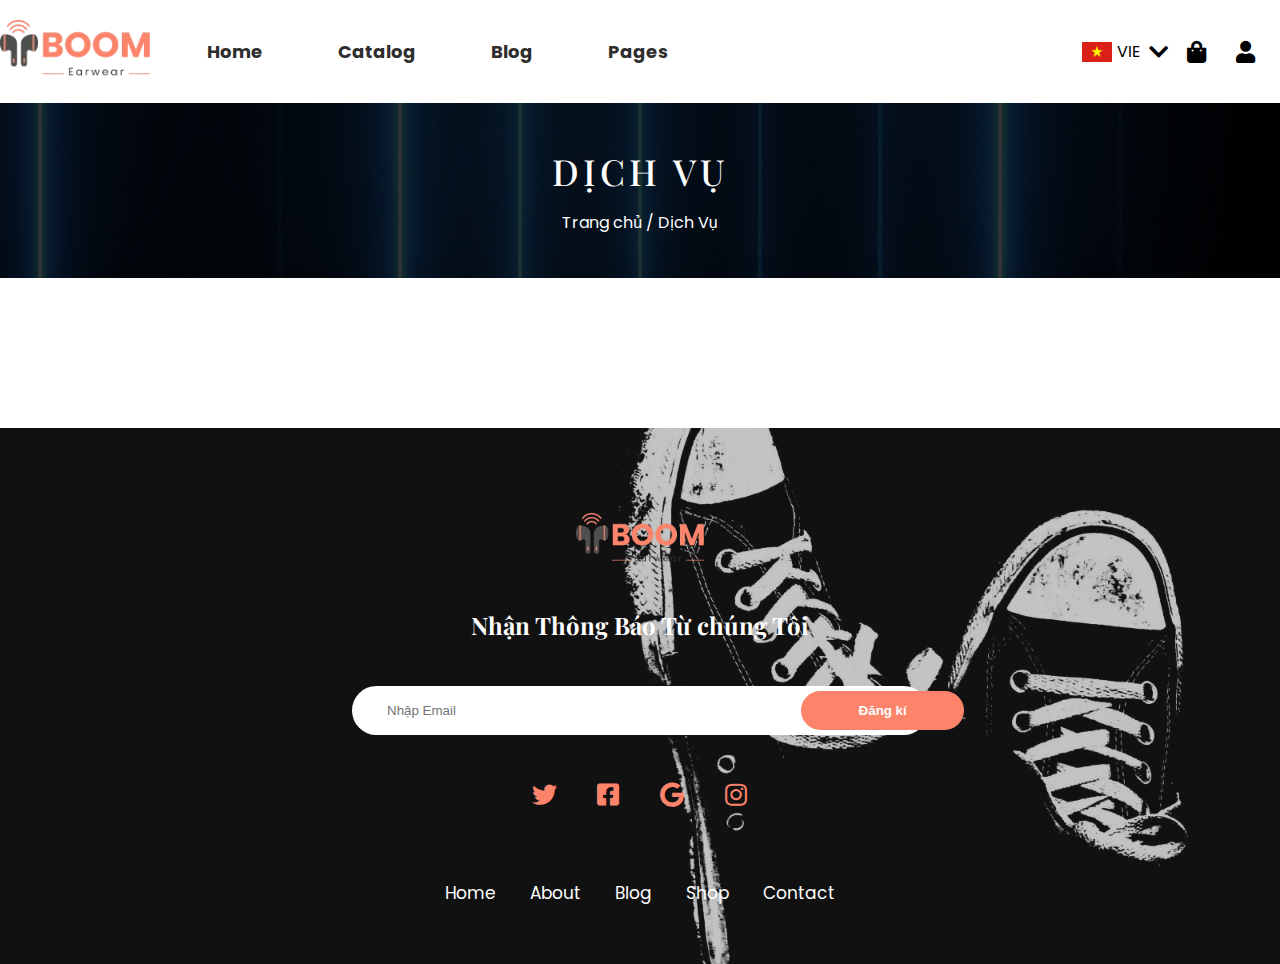
<file: contact.html>
<!DOCTYPE html>
<html lang="en">
<head>
    <meta charset="UTF-8">
    <meta http-equiv="X-UA-Compatible" content="IE=edge">
    <meta name="viewport" content="width=device-width, initial-scale=1.0">
        <!--Style CSS-->
        <link rel="stylesheet" href="./assets/css/service.css">
        <!--Font Awesome-->
        <link rel="stylesheet" href="./assets/font/css/all.min.css">
    <title>Faq</title>
</head>
<body>
    <!-- Begin Header-->
    <div class="wrapper contact">
        <!-- <div class="background">
            <img src="./assets/image/bg.png" alt="Bg">
        </div> -->
        <div class="header">
            <!--Header Navbar-->
            <div class="header__nav">
                <div class="header__left">
                    <div class="header__left--logo">
                        <a href="index.html">
                            <img src="./assets/image/logo.png.webp" alt="Logo">
                        </a>

                    </div>
                    <div class="header__left--menu">
                        <ul class="menu-list">
                            <li class="menu-item active"><a href="index.html" class="active parentLink">Home</a></li>
                            <li class="menu-item"><a href="catalog.html" class="parentLink">Catalog</a></li>
                            <li class="menu-item"><a href="blog.html" class="parentLink">Blog</a></li>
                            <li class="menu-item"><a href="#" class="parentLink">Pages</a>
                                <ul class="sub-menu">
                                    <li class="sub-menuItem"><a href="about.html" class="subLink">About</a></li>
                                    <hr id="line-subMenu">
                                    <li class="sub-menuItem"><a href="service.html" class="subLink">Service</a></li>
                                    <hr id="line-subMenu">
                                    <li class="sub-menuItem"><a href="faq.html" class="subLink">Faq</a></li>
                                    <hr id="line-subMenu">
                                    <li class="sub-menuItem"><a href="contact.html" class="subLink">Contact</a></li>
                                </ul>
                            </li>
                        </ul>
                    </div>
                </div>
                <div class="header__right">
                    <img src="./assets/image/1024px-Flag_of_Vietnam.svg.png" alt="T o day ">
                    <p>VIE</p>
                    <i class="fas fa-chevron-down" style="color: rgb(0, 0, 0);margin-right:-11px"></i>

                    <i class="fas fa-shopping-bag"></i>


                    <i class="fas fa-user"></i>
                </div>
            </div>


        </div>
    </div>
    <!--End Header-->

        <section id="service" class="content">
            <!--Begin Banner-->
            <div class="content__banner">
                <img src="./assets/image/bannerdanhmuc.jpg" alt="">
                <div class="banner--underground"></div>
                <div class="banner--title">
                    <h1>Dịch Vụ</h1>
                    <a href="#" class="">Trang chủ</a><span>&nbsp;/&nbsp</span><span>Dịch Vụ</span>
                </div>
            </div>
            <!--End Banner-->
    

        </section>
    
        <!--Begin Footer-->
        <div class="wrapper7" id="footercatalog">
            <div class="footer">
                <img src="./assets/image/footer.jpg" alt="" id="note">
                <div class="opacity">
                </div>
                <div class="footer__logo">
                    <img src="./assets/image/logo.png.webp" alt="">
                </div>
                <div class="footer--slogan">
                    <h2>Nhận Thông Báo Từ chúng Tôi</h2>
                </div>
                <form action="#" class="search ">
                    <input type="text" name="search" placeholder="Nhập Email" id="" class="input">
                    <button class="submit btn-rouded">Đăng kí</button>
                </form>
                <div class="bylogin">
                    <i class="fab fa-twitter"></i>
                    <i class="fab fa-facebook-square"></i>
                    <i class="fab fa-google"></i>
                    <i class="fab fa-instagram"></i>
                </div>
                <ul class="footer-contact">
                    <a href="#">
                        <li>Home</li>
                    </a>
                    <a href="#">
                        <li class="note2">About</li>
                    </a>
                    <a href="#">
                        <li class="note2">Blog</li>
                    </a>
                    <a href="#">
                        <li class="note2">Shop</li>
                    </a>
                    <a href="#">
                        <li>Contact</li>
                    </a>
    
                </ul>
            </div>
    
        </div>
    
        <!--End Fotter-->
    
</body>
</html>
</file>
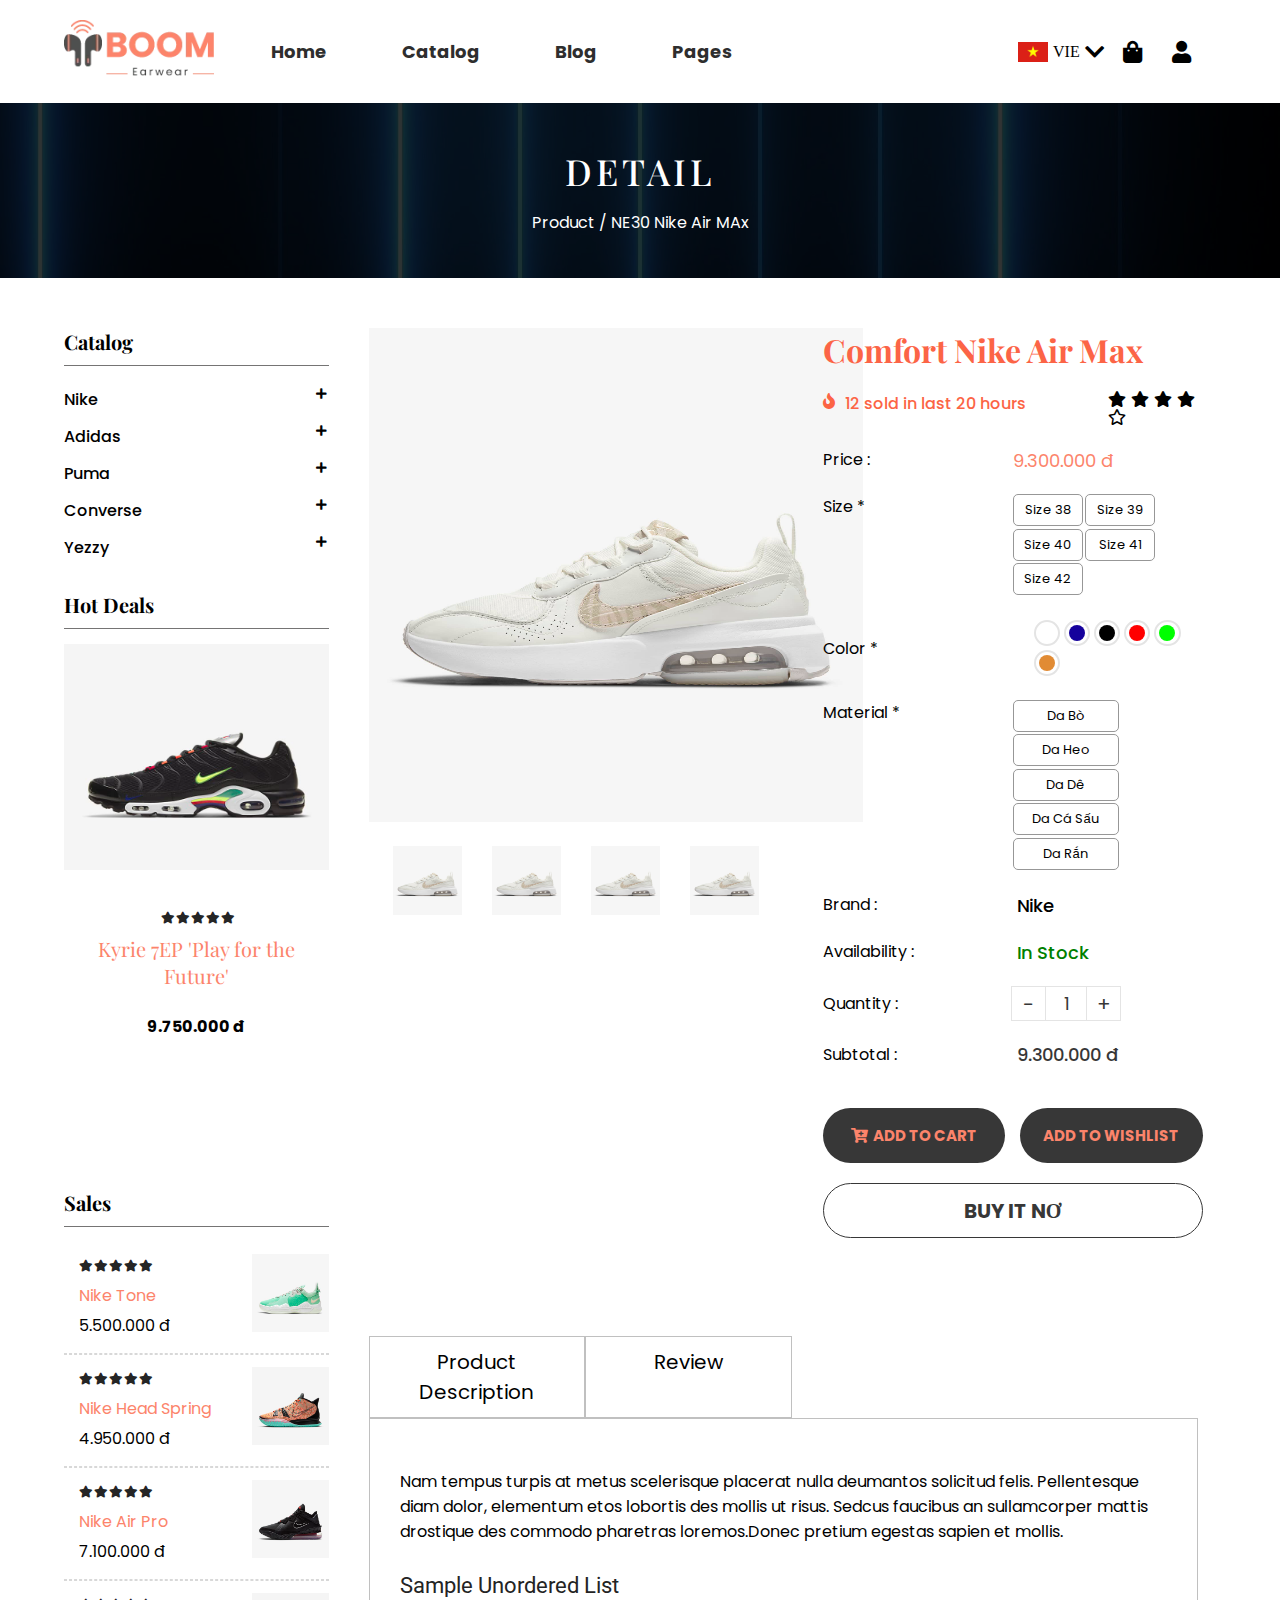
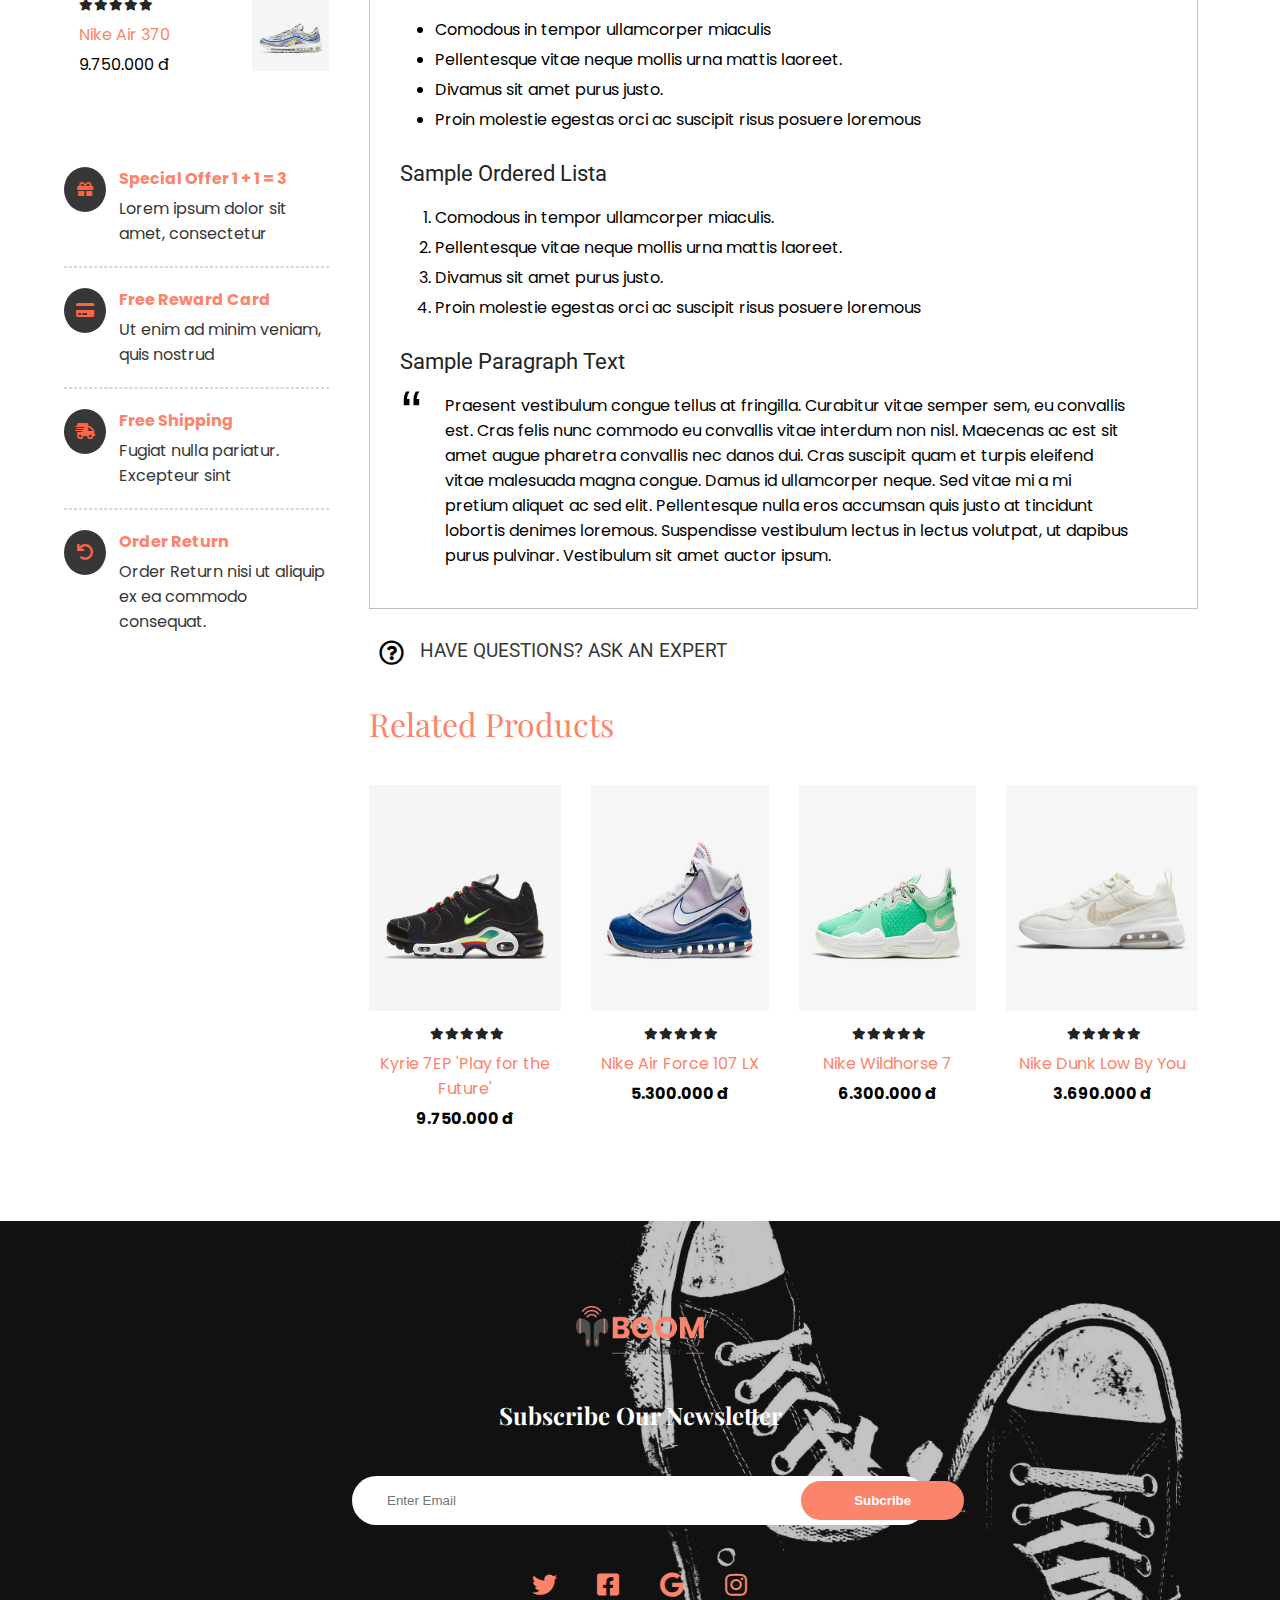
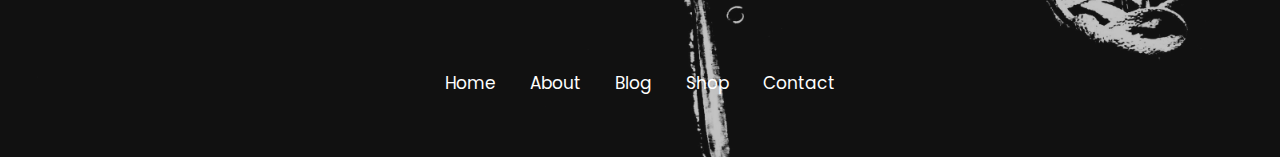
<file: detail.html>
<!DOCTYPE html>
<html lang="en">

<head>
    <meta charset="UTF-8">
    <meta http-equiv="X-UA-Compatible" content="IE=edge">
    <meta name="viewport" content="width=device-width, initial-scale=1.0">
    <!--Style-->
    <link rel="stylesheet" href="./assets/css/detail.css">
    <!--Font Awesome-->
    <link rel="stylesheet" href="./assets/font/css/all.min.css">
    <title>Chi Tiết Sản Phẩm</title>
</head>

<body>
    <!-- Begin Header-->
    <div class="wrapper detail">
        <!-- <div class="background">
            <img src="./assets/image/bg.png" alt="Bg">
        </div> -->
        <div class="header">
            <!--Header Navbar-->
            <div class="header__nav">
                <div class="header__left">
                    <div class="header__left--logo">
                        <a href="index.html">
                            <img src="./assets/image/logo.png.webp" alt="Logo">
                        </a>

                    </div>
                    <div class="header__left--menu">
                        <ul class="menu-list">
                            <li class="menu-item active"><a href="index.html" class="active parentLink">Home</a></li>
                            <li class="menu-item"><a href="catalog.html" class="parentLink">Catalog</a></li>
                            <li class="menu-item"><a href="blog.html" class="parentLink">Blog</a></li>
                            <li class="menu-item"><a href="#" class="parentLink">Pages</a>
                                <ul class="sub-menu">
                                    <li class="sub-menuItem"><a href="about.html" class="subLink">About</a></li>
                                    
                                    <li class="sub-menuItem"><a href="service.html" class="subLink">Service</a></li>
                                    
                                    <li class="sub-menuItem"><a href="faq.html" class="subLink">Faq</a></li>
                                    
                                    <li class="sub-menuItem"><a href="contact.html" class="subLink">Contact</a></li>
                                </ul>
                            </li>
                        </ul>
                    </div>
                </div>
                <div class="header__right">
                    <img src="./assets/image/1024px-Flag_of_Vietnam.svg.png" alt="T o day ">
                    <p>VIE</p>
                    <i class="fas fa-chevron-down" style="color: rgb(0, 0, 0);margin-right:-11px"></i>

                    <i class="fas fa-shopping-bag"></i>


                    <i class="fas fa-user"></i>
                </div>
            </div>


        </div>
    </div>
    <!--End Header-->

    <!--Chi tiết sản phẩm-->
    <section id="detail" class="content">
        <!--Begin Banner-->
        <div class="content__banner">
            <img src="./assets/image/bannerdanhmuc.jpg" alt="">
            <div class="banner--underground"></div>
            <div class="banner--title">
                <h1>DETAIL</h1>
                <a href="#" class="">Product</a><span>&nbsp;/&nbsp</span><span>NE30 Nike Air MAx</span>
            </div>
        </div>
        <!--End Banner-->
        <article class="content__main">
            <aside class="content__main--aside">
                <div class="aside">

                    <div class="aside__category">
                        <h4>Catalog</h4>
                        <ul class="menu-category">
                            <li class="menu-item">
                                <a href="#">Nike</a>
                                <span><i class="fas fa-plus"></i></span>
                            </li>
                            <li class="menu-item">
                                <a href="#">Adidas</a>
                                <span><i class="fas fa-plus"></i></span>
                            </li>
                            <li class="menu-item">
                                <a href="#">Puma</a>
                                <span><i class="fas fa-plus"></i></span>
                            </li>
                            <li class="menu-item">
                                <a href="#">Converse</a>
                                <span><i class="fas fa-plus"></i></span>
                            </li>
                            <li class="menu-item">
                                <a href="#">Yezzy</a>
                                <span><i class="fas fa-plus"></i></span>
                            </li>

                        </ul>
                    </div>

                    <div class="aside__hotdeal">
                        <h4>Hot Deals</h4>
                        <img src="./assets/image/product/product1/it7.jpg" alt="">
                        <div class="item itemupdate">
                            <ul class="vote">
                                <li class="vote-item"><i class="fas fa-star"></i></li>
                                <li class="vote-item"><i class="fas fa-star"></i></li>
                                <li class="vote-item"><i class="fas fa-star"></i></li>
                                <li class="vote-item"><i class="fas fa-star"></i></li>
                                <li class="vote-item"><i class="fas fa-star"></i></li>
                            </ul>
                            <a href="#">
                                <h4 class="seller">Kyrie 7EP 'Play for the Future'</h4>
                            </a>
                            <p>9.750.000 đ</p>
                        </div>
                    </div>

                    <div class="aside__bestseller">
                        <h4 id="titsell">Sales</h4>
                        <div class="wrap wrap1">
                            <div class="item itemupdate">
                                <ul class="vote">
                                    <li class="vote-item"><i class="fas fa-star"></i></li>
                                    <li class="vote-item"><i class="fas fa-star"></i></li>
                                    <li class="vote-item"><i class="fas fa-star"></i></li>
                                    <li class="vote-item"><i class="fas fa-star"></i></li>
                                    <li class="vote-item"><i class="fas fa-star"></i></li>
                                </ul>
                                <a href="#">
                                    <h4 class="seller">Nike Tone</h4>
                                </a>
                                <p>5.500.000 đ</p>
                            </div>
                            <img src="./assets/image/product/product1/it6.jpg" alt="">
                        </div>
                        <hr class="line-bottomsell">
                        <div class="wrap wrap2">
                            <div class="item itemupdate">
                                <ul class="vote">
                                    <li class="vote-item"><i class="fas fa-star"></i></li>
                                    <li class="vote-item"><i class="fas fa-star"></i></li>
                                    <li class="vote-item"><i class="fas fa-star"></i></li>
                                    <li class="vote-item"><i class="fas fa-star"></i></li>
                                    <li class="vote-item"><i class="fas fa-star"></i></li>
                                </ul>
                                <a href="#">
                                    <h4 class="seller">Nike Head Spring</h4>
                                </a>
                                <p>4.950.000 đ</p>
                            </div>
                            <img src="./assets/image/product/product1/it2.jpg" alt="">
                        </div>
                        <hr class="line-bottomsell">
                        <div class="wrap wrap3">
                            <div class="item itemupdate">
                                <ul class="vote">
                                    <li class="vote-item"><i class="fas fa-star"></i></li>
                                    <li class="vote-item"><i class="fas fa-star"></i></li>
                                    <li class="vote-item"><i class="fas fa-star"></i></li>
                                    <li class="vote-item"><i class="fas fa-star"></i></li>
                                    <li class="vote-item"><i class="fas fa-star"></i></li>
                                </ul>
                                <a href="#">
                                    <h4 class="seller">Nike Air Pro</h4>
                                </a>
                                <p>7.100.000 đ</p>
                            </div>
                            <img src="./assets/image/product/product1/it4.jpg" alt="">
                        </div>
                        <hr class="line-bottomsell">
                        <div class="wrap wrap4">
                            <div class="item itemupdate">
                                <ul class="vote">
                                    <li class="vote-item"><i class="fas fa-star"></i></li>
                                    <li class="vote-item"><i class="fas fa-star"></i></li>
                                    <li class="vote-item"><i class="fas fa-star"></i></li>
                                    <li class="vote-item"><i class="fas fa-star"></i></li>
                                    <li class="vote-item"><i class="fas fa-star"></i></li>
                                </ul>
                                <a href="#">
                                    <h4 class="seller">Nike Air 370</h4>
                                </a>
                                <p>9.750.000 đ</p>
                            </div>
                            <img src="./assets/image/product/product1/it5.jpg" alt="">
                        </div>


                    </div>

                    <div class="aside__service">
                        <div class="aside__service--gift service">
                            <a href="#">
                                <span><i class="fas fa-gift"></i></span>
                            </a>
                            <div class="description">
                                <h5>Special Offer 1 + 1 = 3</h5>
                                <p>Lorem ipsum dolor sit amet, consectetur</p>
                            </div>
                        </div>
                        <hr class="line-bottomsell">
                        <div class="aside__service--card service">
                            <a href="#">
                                <span><i class="fas fa-credit-card"></i></span>
                            </a>
                            <div class="description">
                                <h5>Free Reward Card</h5>
                                <p>Ut enim ad minim veniam, quis nostrud</p>
                            </div>
                        </div>
                        <hr class="line-bottomsell">
                        <div class="aside__service--ship service">
                            <a href="#">
                                <span><i class="fas fa-shipping-fast"></i></span>
                            </a>
                            <div class="description">
                                <h5>
                                    Free Shipping</h5>
                                <p>Fugiat nulla pariatur. Excepteur sint</p>
                            </div>
                        </div>
                        <hr class="line-bottomsell">
                        <div class="aside__service--return service">
                            <a href="#">
                                <span><i class="fas fa-undo"></i></span>
                            </a>
                            <div class="description">
                                <h5>Order Return</h5>
                                <p>
                                    Order Return
                                    nisi ut aliquip ex ea commodo consequat.</p>
                            </div>
                        </div>
                    </div>
                </div>
                </div>
            </aside>
            <div class="content__main--detail">
                <div class="detail">
                    <div class="detail__left">
                        <img src="./assets/image/product/product1/it1.jpg" alt="" class="img-main">
                        <div class="detail__left--listImg">
                            <img src="./assets/image/product/product1/it1.jpg" alt="">
                            <img src="./assets/image/product/product1/it1.jpg" alt="">
                            <img src="./assets/image/product/product1/it1.jpg" alt="">
                            <img src="./assets/image/product/product1/it1.jpg" alt="">
                        </div>
                    </div>
                    <div class="detail__right">
                        <h2 id="name">Comfort Nike Air Max</h2>
                        <div class="detail__right--vote">
                            <div class="vote-left">
                                <i class="fas fa-fire"></i>
                                <h3>12 sold in last 20 hours</h3>
                            </div>
                            <div class="vote-right">
                                <ul>
                                    <li><i class="fas fa-star"></i></li>
                                    <li><i class="fas fa-star"></i></li>
                                    <li><i class="fas fa-star"></i></li>
                                    <li><i class="fas fa-star"></i></li>
                                    <li><i class="far fa-star"></i></li>
                                </ul>
                            </div>
                        </div>
                        <div class="detail__right--price">
                            <label for="price">Price :</label>
                            <h5>9.300.000 đ</h5>
                        </div>
                        <div class="detail__right--size">
                            <label for="price" id="sizetitle">Size *</label>
                            <!-- <ul>
                                <li>Size 38</li>
                                <li>Size 39</li>
                                <li>Size 40</li>
                                <li>Size 41</li>
                                <li>Size 42</li>
                            </ul> -->
                            <div class="selectsize">
                                <p>Size 38</p>
                                <p>Size 39</p>
                                <p>Size 40</p>
                                <p>Size 41</p>
                                <p>Size 42</p>

                            </div>

                        </div>
                        <div class="detail__right--color">
                            <label for="price">Color *</label>
                            <ul class="menu-color">
                                <li class="white">
                                    <input type="checkbox" id="White1" value="white">
                                    <a href="#" title="White">
                                        <label for="White1">
                                            <span style="background:#ffffff;"></span>
                                        </label>
                                    </a>
                                </li>

                                <li class="blue">
                                    <input type="checkbox" id="Blue2" value="white">
                                    <a href="#" title="Blue">
                                        <label for="Blue2">
                                            <span style="background:#15019c;"></span>
                                        </label>
                                    </a>
                                </li>

                                <li class="black">
                                    <input type="checkbox" id="Black3" value="white">
                                    <a href="#" title="Black">
                                        <label for="Black3">
                                            <span style="background:#000000;"></span>
                                        </label>
                                    </a>
                                </li>

                                <li class="red">
                                    <input type="checkbox" id="Red4" value="white">
                                    <a href="#" title="Red">
                                        <label for="Red4">
                                            <span style="background:#ff0000;"></span>
                                        </label>
                                    </a>
                                </li>

                                <li class="green">
                                    <input type="checkbox" id="Green5" value="white">
                                    <a href="javascript:void(0)" title="Green">
                                        <label for="Green5">
                                            <span style="background:#00ff00;"></span>
                                        </label>
                                    </a>
                                </li>

                                <li class="orange">
                                    <input type="checkbox" id="Orange6" value="white">
                                    <a href="#" title="Orange">
                                        <label for="Orange6">
                                            <span style="background:#e18b34;"></span>
                                        </label>
                                    </a>
                                </li>
                            </ul>
                        </div>
                        <div class="detail__right--material">
                            <label for="price">Material *</label>
                            <div class="selectmaterial">
                                <p>Da Bò</p>
                                <p>Da Heo</p>
                                <p>Da Dê</p>
                                <p>Da Cá Sấu</p>
                                <p>Da Rắn</p>

                            </div>
                        </div>
                        <div class="detail__right--brand">
                            <label for="price">Brand :</label>
                            <h5>Nike</h5>
                        </div>
                        <div class="detail__right--status">
                            <label for="price">Availability :</label>
                            <h5>In Stock</h5>
                        </div>
                        <div class="detail__right--quantity">
                            <label for="price">Quantity :</label>
                            <div class="quan">


                                <div class="dec button">-</div>

                                <input type="text" id="quantity" name="quantity" value="1" min="1">

                                <div class="inc button">+</div>


                                <p class="min-qty-alert" style="display:none">Minimum quantity should be 1</p>
                            </div>
                        </div>
                        <div class="detail__right--total">
                            <label for="price">Subtotal :</label>
                            <h5>9.300.000 đ</h5>
                        </div>
                        <div class="detail__right--action">
                            <a href="#"><button class="btn btn-shopnow btn-rouded additem"><span><i
                                            class="fas fa-cart-plus"></i></span>Add to Cart</button></a>
                            <a href="#"><button class="btn btn-shopnow btn-rouded like">Add to Wishlist</button></a>
                        </div>
                        <a href="#"><button class="btn btn-shopnow btn-rouded " id="buy">Buy it Nơ</button></a>


                    </div>
                </div>

                <div class="descrip__product">
                    <div class="descrip__product--title">
                        <div class="des">Product Description</div>
                        <div class="review">Review</div>
                    </div>
                    <div class="descrip__product--main">
                        <div class="wrap">
                            <br>
                            <p>Nam tempus turpis at metus scelerisque placerat nulla deumantos
                                solicitud felis. Pellentesque diam dolor, elementum etos lobortis
                                des mollis ut risus. Sedcus faucibus an sullamcorper mattis
                                drostique des commodo pharetras loremos.Donec pretium egestas
                                sapien et mollis.</p>
                            <h4>Sample Unordered List</h4>
                            <ol class="list1">
                                <li>Comodous in tempor ullamcorper miaculis</li>
                                <li>Pellentesque vitae neque mollis urna mattis laoreet.</li>
                                <li>Divamus sit amet purus justo.</li>
                                <li>Proin molestie egestas orci ac suscipit risus posuere loremous</li>
                            </ol>
                            <h4>Sample Ordered Lista</h4>
                            <ol class="list2">
                                <li>Comodous in tempor ullamcorper miaculis.</li>
                                <li>Pellentesque vitae neque mollis urna mattis laoreet.</li>
                                <li>Divamus sit amet purus justo.</li>
                                <li>Proin molestie egestas orci ac suscipit risus posuere loremous</li>
                            </ol>
                            <h4>Sample Paragraph Text</h4>
                            <p id="blockquote">Praesent vestibulum congue tellus at fringilla. Curabitur vitae semper
                                sem,
                                eu convallis est. Cras felis nunc commodo eu convallis vitae interdum non nisl.
                                Maecenas ac est sit amet augue pharetra convallis nec danos dui. Cras suscipit
                                quam et turpis eleifend vitae malesuada magna congue. Damus id ullamcorper neque.
                                Sed vitae mi a mi pretium aliquet ac sed elit. Pellentesque nulla eros accumsan
                                quis justo at tincidunt lobortis denimes loremous. Suspendisse vestibulum lectus
                                in lectus volutpat, ut dapibus purus pulvinar. Vestibulum sit amet auctor ipsum.</p>

                        </div>
                    </div>
                </div>

                <div class="question">
                    <i class="far fa-question-circle"></i>
                    <a href="#">
                        <h5>HAVE QUESTIONS? ASK AN EXPERT</h5>
                    </a>
                </div>



                <div class="history">
                    <h5 class="history__title">Related Products</h5>
                    <div class="product">
                        <div class="item itemupdate">
                            <img src="./assets/image/product/product1/it7.jpg" alt="">

                            <ul class="vote">
                                <li class="vote-item"><i class="fas fa-star"></i></li>
                                <li class="vote-item"><i class="fas fa-star"></i></li>
                                <li class="vote-item"><i class="fas fa-star"></i></li>
                                <li class="vote-item"><i class="fas fa-star"></i></li>
                                <li class="vote-item"><i class="fas fa-star"></i></li>
                            </ul>
                            <a href="#">
                                <h4>Kyrie 7EP 'Play for the Future'</h4>
                            </a>
                            <p>9.750.000 đ</p>
                        </div>


                        <div class="item">
                            <img src="./assets/image/product/product1/it8.jpg" alt="">

                            <ul class="vote">
                                <li class="vote-item"><i class="fas fa-star"></i></li>
                                <li class="vote-item"><i class="fas fa-star"></i></li>
                                <li class="vote-item"><i class="fas fa-star"></i></li>
                                <li class="vote-item"><i class="fas fa-star"></i></li>
                                <li class="vote-item"><i class="fas fa-star"></i></li>
                            </ul>
                            <a href="#">
                                <h4>Nike Air Force 107 LX</h4>
                            </a>
                            <p>5.300.000 đ</p>
                        </div>

                        <div class="item">
                            <img src="./assets/image/product/product1/it6.jpg" alt="">

                            <ul class="vote">
                                <li class="vote-item"><i class="fas fa-star"></i></li>
                                <li class="vote-item"><i class="fas fa-star"></i></li>
                                <li class="vote-item"><i class="fas fa-star"></i></li>
                                <li class="vote-item"><i class="fas fa-star"></i></li>
                                <li class="vote-item"><i class="fas fa-star"></i></li>
                            </ul>
                            <a href="#">
                                <h4>Nike Wildhorse 7</h4>
                            </a>
                            <p>6.300.000 đ</p>
                        </div>

                        <div class="item itemupdate2">
                            <img src="./assets/image/product/product1/it1.jpg" alt="">

                            <ul class="vote">
                                <li class="vote-item"><i class="fas fa-star"></i></li>
                                <li class="vote-item"><i class="fas fa-star"></i></li>
                                <li class="vote-item"><i class="fas fa-star"></i></li>
                                <li class="vote-item"><i class="fas fa-star"></i></li>
                                <li class="vote-item"><i class="fas fa-star"></i></li>
                            </ul>
                            <a href="#">
                                <h4>Nike Dunk Low By You</h4>
                            </a>
                            <p>3.690.000 đ</p>
                        </div>
                    </div>
                </div>
        </article>

    </section>
    <!--Kết thúc Chi tiết sản phẩm-->

    <!--Begin Footer-->
    <div class="wrapper7" id="footercatalog">
        <div class="footer">
            <img src="./assets/image/footer.jpg" alt="" id="note">
            <div class="opacity">
            </div>
            <div class="footer__logo">
                <img src="./assets/image/logo.png.webp" alt="">
            </div>
            <div class="footer--slogan">
                <h2>Subscribe Our Newsletter</h2>
            </div>
            <form action="#" class="search ">
                <input type="text" name="search" placeholder="Enter Email" id="" class="input">
                <button class="submit btn-rouded">Subcribe</button>
            </form>
            <div class="bylogin">
                <i class="fab fa-twitter"></i>
                <i class="fab fa-facebook-square"></i>
                <i class="fab fa-google"></i>
                <i class="fab fa-instagram"></i>
            </div>
            <ul class="footer-contact">
                <a href="#">
                    <li>Home</li>
                </a>
                <a href="#">
                    <li class="note2">About</li>
                </a>
                <a href="#">
                    <li class="note2">Blog</li>
                </a>
                <a href="#">
                    <li class="note2">Shop</li>
                </a>
                <a href="#">
                    <li>Contact</li>
                </a>

            </ul>
        </div>

    </div>

    <!--End Fotter-->
</body>

</html>
</file>
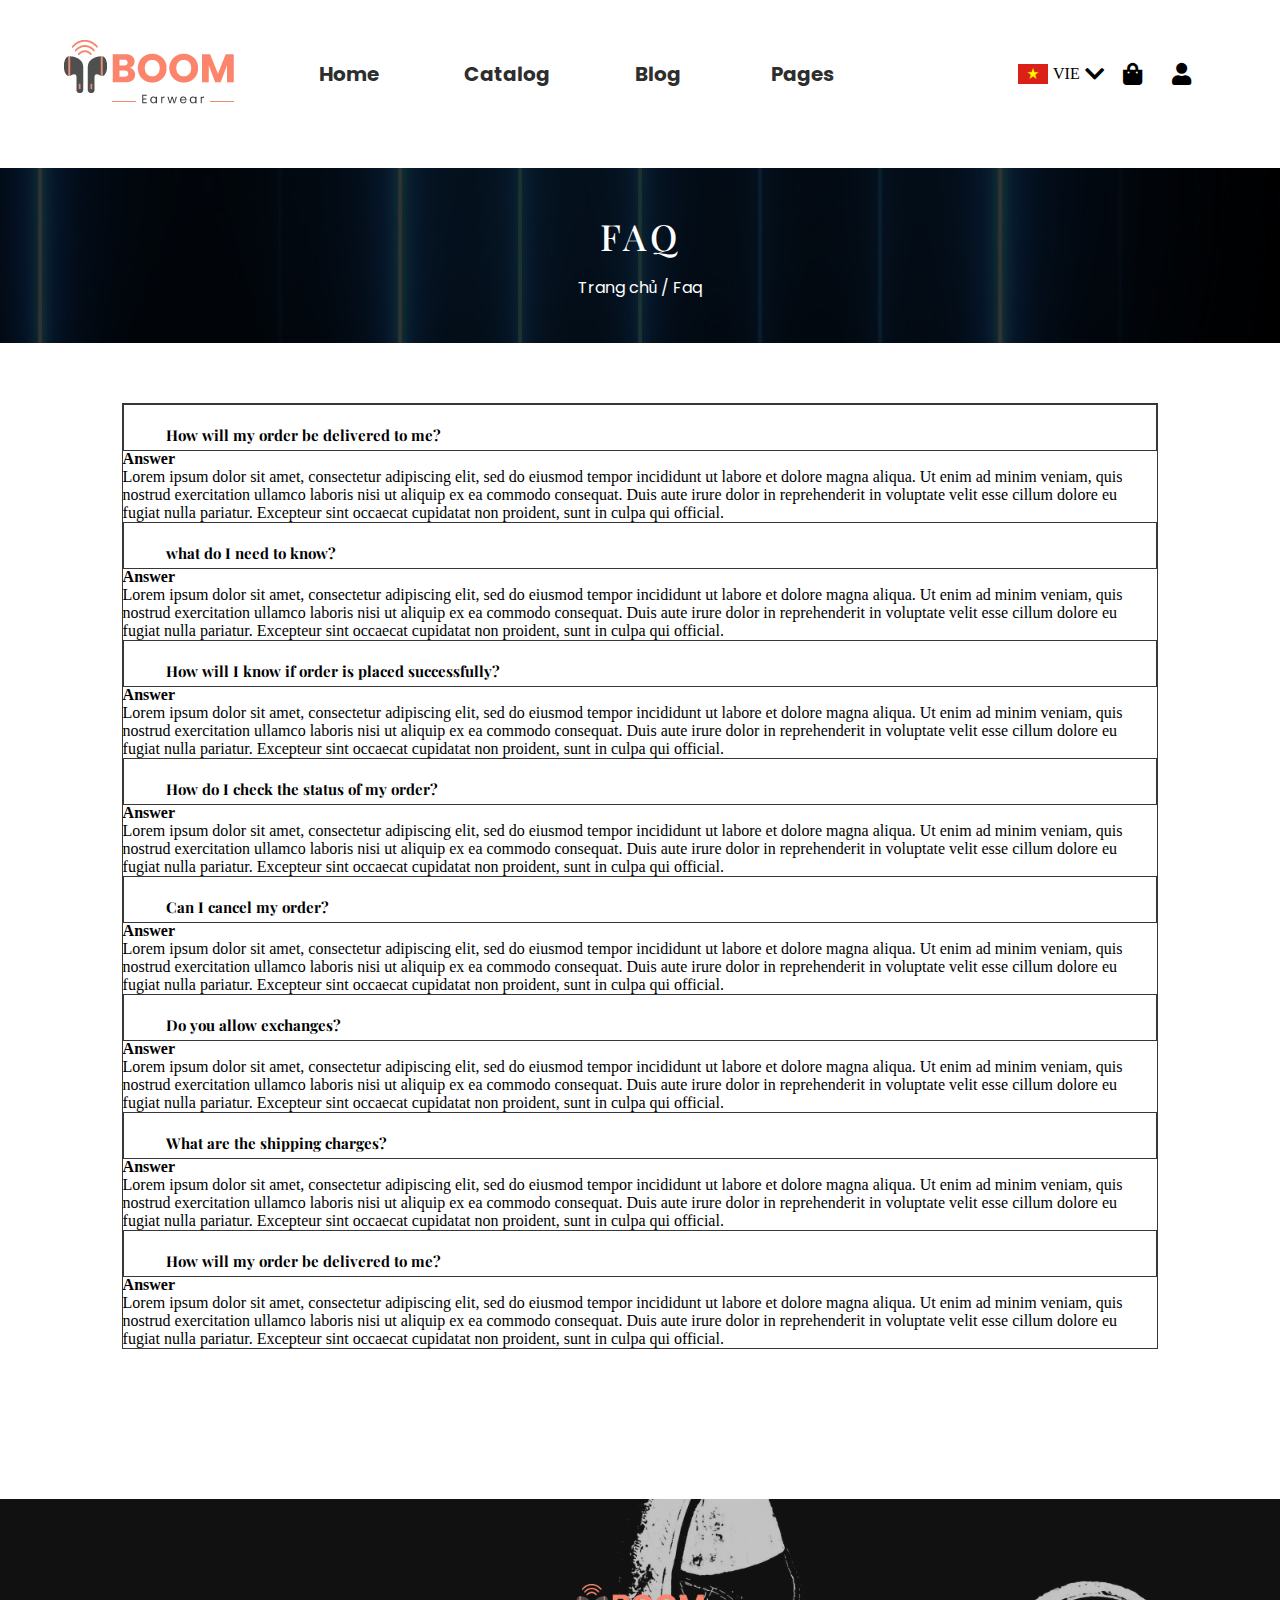
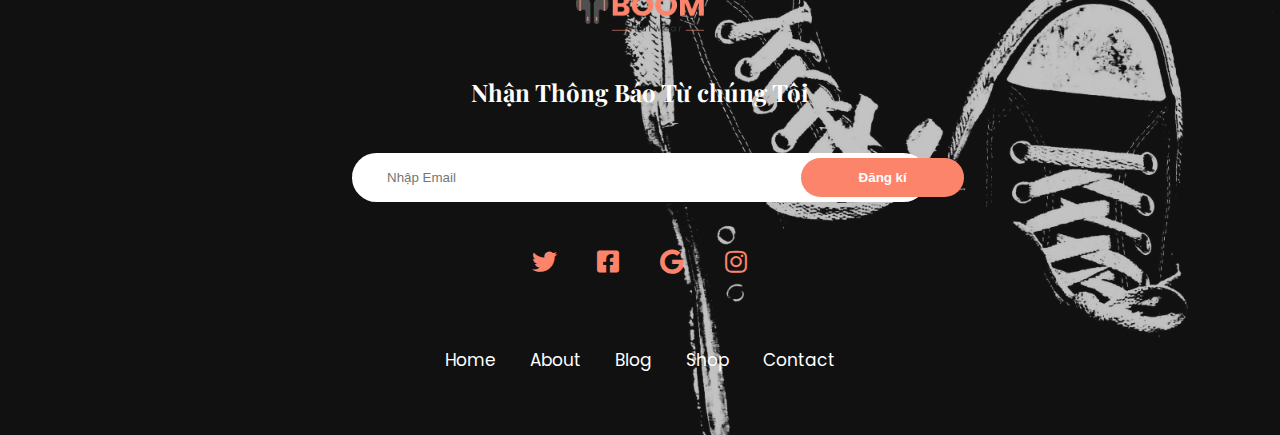
<file: faq.html>
<!DOCTYPE html>
<html lang="en">

<head>
    <meta charset="UTF-8">
    <meta http-equiv="X-UA-Compatible" content="IE=edge">
    <meta name="viewport" content="width=device-width, initial-scale=1.0">
    <!--Style CSS-->
    <link rel="stylesheet" href="./assets/css/faq.css">
    <!--Font Awesome-->
    <link rel="stylesheet" href="./assets/font/css/all.min.css">
    <title>Faq</title>
</head>

<body>
    <!-- Begin Header-->
    <div class="wrapper faq">
        <!-- <div class="background">
            <img src="./assets/image/bg.png" alt="Bg">
        </div> -->
        <div class="header">
            <!--Header Navbar-->
            <div class="header__nav">
                <div class="header__left">
                    <div class="header__left--logo">
                        <a href="index.html">
                            <img src="./assets/image/logo.png.webp" alt="Logo">
                        </a>

                    </div>
                    <div class="header__left--menu">
                        <ul class="menu-list">
                            <li class="menu-item active"><a href="index.html" class="active parentLink">Home</a></li>
                            <li class="menu-item"><a href="catalog.html" class="parentLink">Catalog</a></li>
                            <li class="menu-item"><a href="blog.html" class="parentLink">Blog</a></li>
                            <li class="menu-item"><a href="#" class="parentLink">Pages</a>
                                <ul class="sub-menu">
                                    <li class="sub-menuItem"><a href="about.html" class="subLink">About</a></li>
                                    <hr id="line-subMenu">
                                    <li class="sub-menuItem"><a href="service.html" class="subLink">Service</a></li>
                                    <hr id="line-subMenu">
                                    <li class="sub-menuItem"><a href="faq.html" class="subLink">Faq</a></li>
                                    <hr id="line-subMenu">
                                    <li class="sub-menuItem"><a href="contact.html" class="subLink">Contact</a></li>
                                </ul>
                            </li>
                        </ul>
                    </div>
                </div>
                <div class="header__right">
                    <img src="./assets/image/1024px-Flag_of_Vietnam.svg.png" alt="T o day ">
                    <p>VIE</p>
                    <i class="fas fa-chevron-down" style="color: rgb(0, 0, 0);margin-right:-11px"></i>

                    <i class="fas fa-shopping-bag"></i>


                    <i class="fas fa-user"></i>
                </div>
            </div>
        </div>
    </div>
    <!--End Header-->

    <section id="faq" class="content">
        <!--Begin Banner-->
        <div class="content__banner">
            <img src="./assets/image/bannerdanhmuc.jpg" alt="">
            <div class="banner--underground"></div>
            <div class="banner--title">
                <h1>FAQ</h1>
                <a href="#" class="">Trang chủ</a><span>&nbsp;/&nbsp</span><span>Faq</span>
            </div>
        </div>
        <!--End Banner-->
        <div class="content__main">
            <h5>How will my order be delivered to me?</h5>
            <div class="answer">
                <b>Answer</b>
                <p>
                    Lorem ipsum dolor sit amet, consectetur adipiscing elit, sed do eiusmod tempor incididunt ut labore
                    et dolore magna aliqua. Ut enim ad minim veniam, quis nostrud exercitation ullamco laboris nisi ut
                    aliquip ex ea commodo consequat. Duis aute irure dolor in reprehenderit in voluptate velit esse
                    cillum dolore eu fugiat nulla pariatur. Excepteur sint occaecat cupidatat non proident, sunt in
                    culpa qui official.
                </p>
            </div>

            <h5>what do I need to know?</h5>
            <div class="answer">
                <b>Answer</b>
                <p>
                    Lorem ipsum dolor sit amet, consectetur adipiscing elit, sed do eiusmod tempor incididunt ut labore
                    et dolore magna aliqua. Ut enim ad minim veniam, quis nostrud exercitation ullamco laboris nisi ut
                    aliquip ex ea commodo consequat. Duis aute irure dolor in reprehenderit in voluptate velit esse
                    cillum dolore eu fugiat nulla pariatur. Excepteur sint occaecat cupidatat non proident, sunt in
                    culpa qui official.
                </p>
            </div>

            <h5>How will I know if order is placed successfully?</h5>
            <div class="answer">
                <b>Answer</b>
                <p>
                    Lorem ipsum dolor sit amet, consectetur adipiscing elit, sed do eiusmod tempor incididunt ut labore
                    et dolore magna aliqua. Ut enim ad minim veniam, quis nostrud exercitation ullamco laboris nisi ut
                    aliquip ex ea commodo consequat. Duis aute irure dolor in reprehenderit in voluptate velit esse
                    cillum dolore eu fugiat nulla pariatur. Excepteur sint occaecat cupidatat non proident, sunt in
                    culpa qui official.
                </p>
            </div>

            <h5>How do I check the status of my order?</h5>
            <div class="answer">
                <b>Answer</b>
                <p>
                    Lorem ipsum dolor sit amet, consectetur adipiscing elit, sed do eiusmod tempor incididunt ut labore
                    et dolore magna aliqua. Ut enim ad minim veniam, quis nostrud exercitation ullamco laboris nisi ut
                    aliquip ex ea commodo consequat. Duis aute irure dolor in reprehenderit in voluptate velit esse
                    cillum dolore eu fugiat nulla pariatur. Excepteur sint occaecat cupidatat non proident, sunt in
                    culpa qui official.
                </p>
            </div>

            <h5>Can I cancel my order?</h5>
            <div class="answer">
                <b>Answer</b>
                <p>
                    Lorem ipsum dolor sit amet, consectetur adipiscing elit, sed do eiusmod tempor incididunt ut labore
                    et dolore magna aliqua. Ut enim ad minim veniam, quis nostrud exercitation ullamco laboris nisi ut
                    aliquip ex ea commodo consequat. Duis aute irure dolor in reprehenderit in voluptate velit esse
                    cillum dolore eu fugiat nulla pariatur. Excepteur sint occaecat cupidatat non proident, sunt in
                    culpa qui official.
                </p>
            </div>

            <h5>Do you allow exchanges?</h5>
            <div class="answer">
                <b>Answer</b>
                <p>
                    Lorem ipsum dolor sit amet, consectetur adipiscing elit, sed do eiusmod tempor incididunt ut labore
                    et dolore magna aliqua. Ut enim ad minim veniam, quis nostrud exercitation ullamco laboris nisi ut
                    aliquip ex ea commodo consequat. Duis aute irure dolor in reprehenderit in voluptate velit esse
                    cillum dolore eu fugiat nulla pariatur. Excepteur sint occaecat cupidatat non proident, sunt in
                    culpa qui official.
                </p>
            </div>

            <h5>What are the shipping charges?</h5>
            <div class="answer">
                <b>Answer</b>
                <p>
                    Lorem ipsum dolor sit amet, consectetur adipiscing elit, sed do eiusmod tempor incididunt ut labore
                    et dolore magna aliqua. Ut enim ad minim veniam, quis nostrud exercitation ullamco laboris nisi ut
                    aliquip ex ea commodo consequat. Duis aute irure dolor in reprehenderit in voluptate velit esse
                    cillum dolore eu fugiat nulla pariatur. Excepteur sint occaecat cupidatat non proident, sunt in
                    culpa qui official.
                </p>
            </div>

            <h5>How will my order be delivered to me?</h5>
            <div class="answer">
                <b>Answer</b>
                <p>
                    Lorem ipsum dolor sit amet, consectetur adipiscing elit, sed do eiusmod tempor incididunt ut labore
                    et dolore magna aliqua. Ut enim ad minim veniam, quis nostrud exercitation ullamco laboris nisi ut
                    aliquip ex ea commodo consequat. Duis aute irure dolor in reprehenderit in voluptate velit esse
                    cillum dolore eu fugiat nulla pariatur. Excepteur sint occaecat cupidatat non proident, sunt in
                    culpa qui official.
                </p>
            </div>
        </div>

    </section>

    <!--Begin Footer-->
    <div class="wrapper7" id="footercatalog">
        <div class="footer">
            <img src="./assets/image/footer.jpg" alt="" id="note">
            <div class="opacity">
            </div>
            <div class="footer__logo">
                <img src="./assets/image/logo.png.webp" alt="">
            </div>
            <div class="footer--slogan">
                <h2>Nhận Thông Báo Từ chúng Tôi</h2>
            </div>
            <form action="#" class="search ">
                <input type="text" name="search" placeholder="Nhập Email" id="" class="input">
                <button class="submit btn-rouded">Đăng kí</button>
            </form>
            <div class="bylogin">
                <i class="fab fa-twitter"></i>
                <i class="fab fa-facebook-square"></i>
                <i class="fab fa-google"></i>
                <i class="fab fa-instagram"></i>
            </div>
            <ul class="footer-contact">
                <a href="#">
                    <li>Home</li>
                </a>
                <a href="#">
                    <li class="note2">About</li>
                </a>
                <a href="#">
                    <li class="note2">Blog</li>
                </a>
                <a href="#">
                    <li class="note2">Shop</li>
                </a>
                <a href="#">
                    <li>Contact</li>
                </a>

            </ul>
        </div>

    </div>

    <!--End Fotter-->

</body>

</html>
</file>
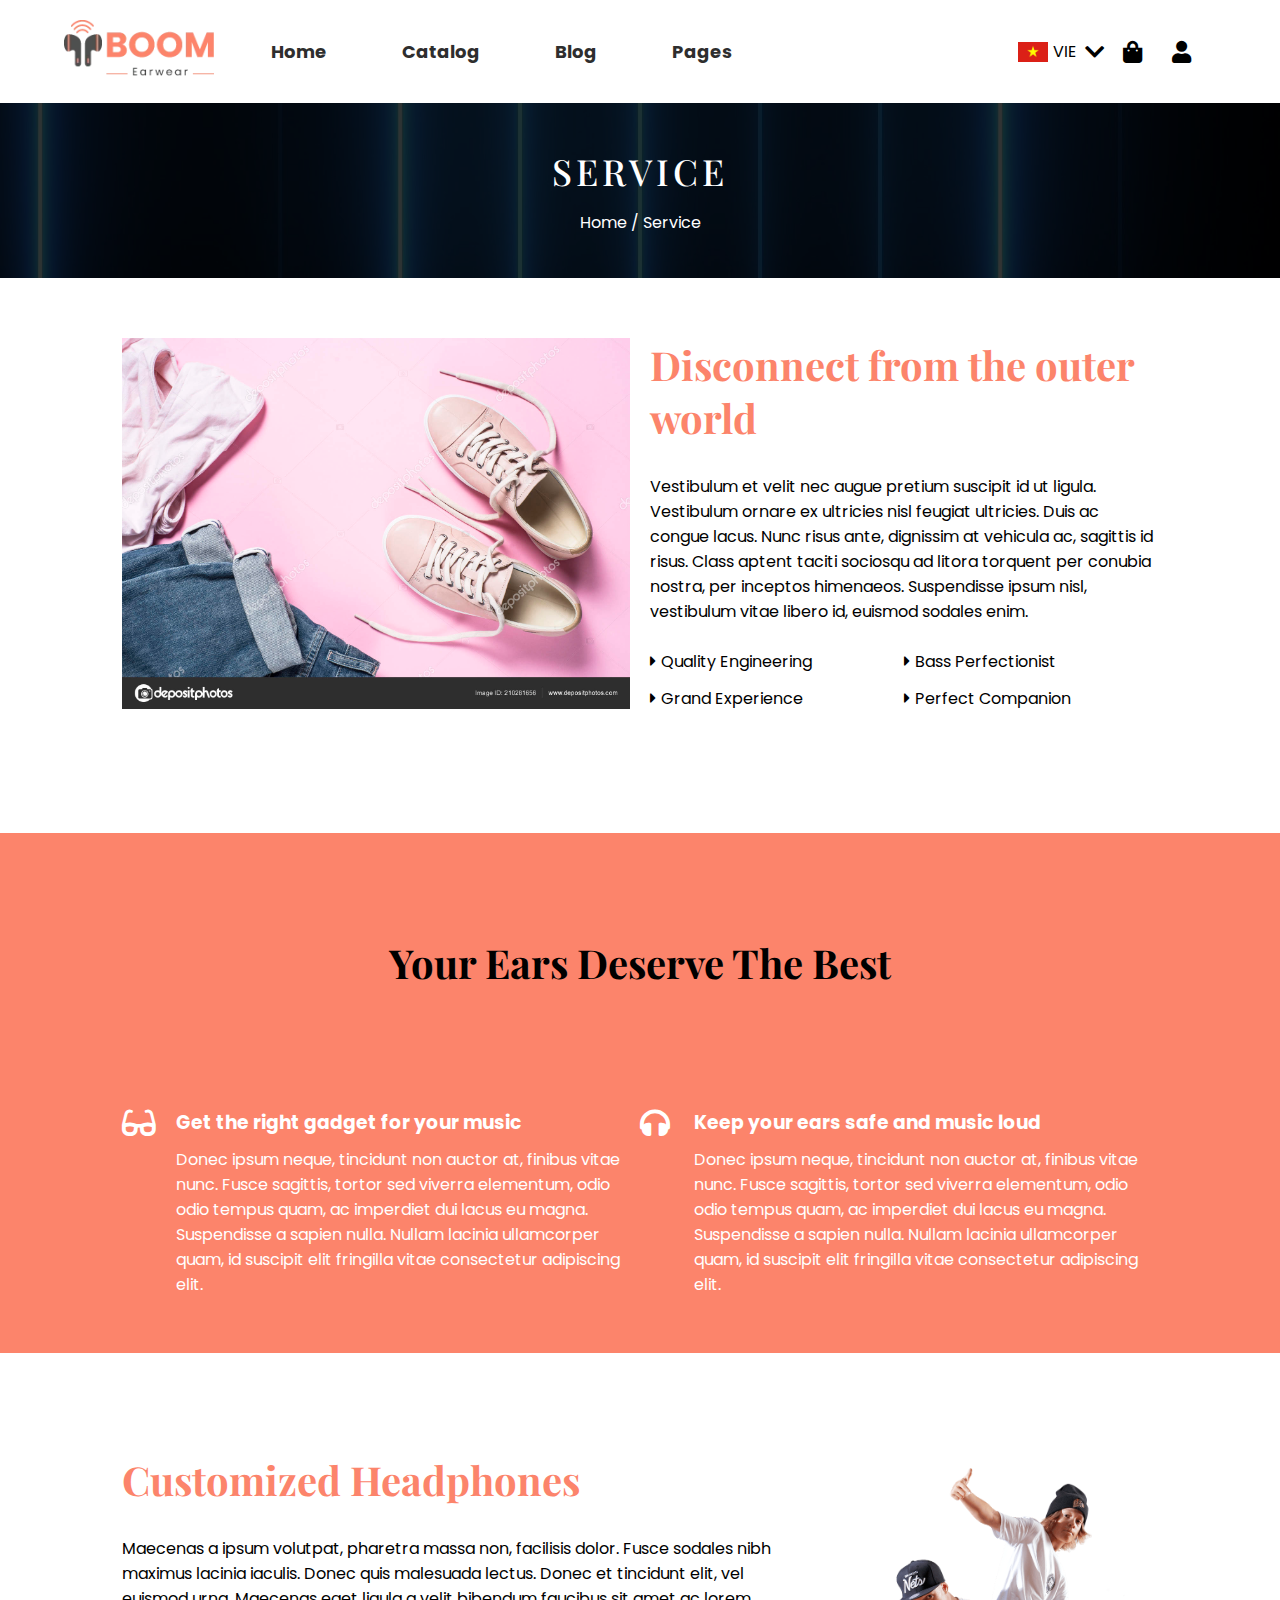
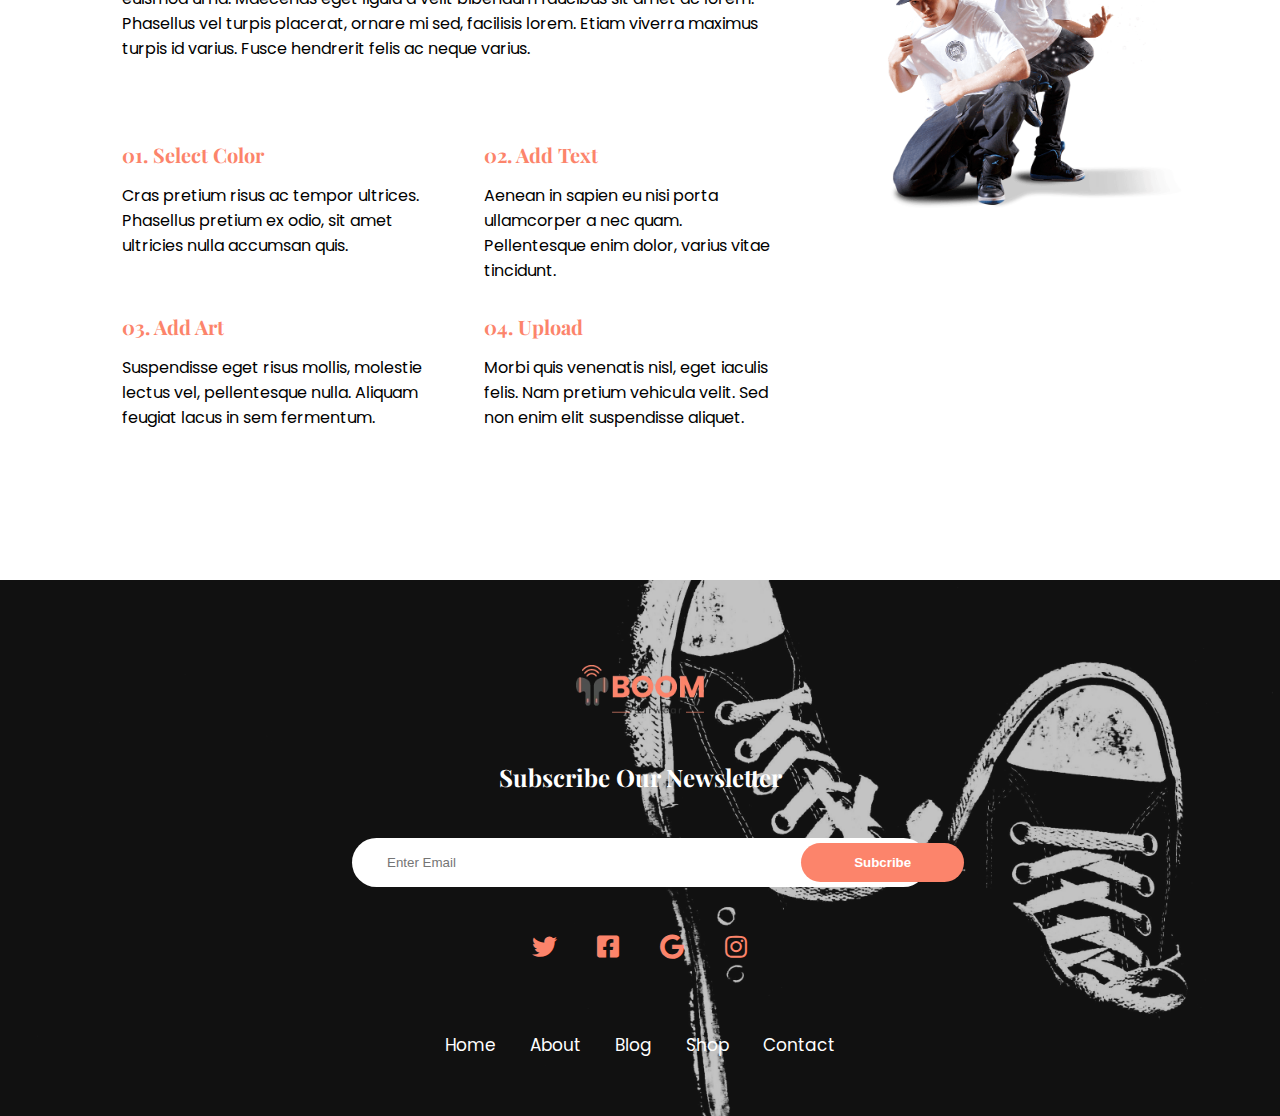
<file: service.html>
<!DOCTYPE html>
<html lang="en">

<head>
    <meta charset="UTF-8">
    <meta http-equiv="X-UA-Compatible" content="IE=edge">
    <meta name="viewport" content="width=device-width, initial-scale=1.0">
    <!--Style CSS-->
    <link rel="stylesheet" href="./assets/css/service.css">
    <!--Font Awesome-->
    <link rel="stylesheet" href="./assets/font/css/all.min.css">
    <title>Dịch Vụ</title>
</head>

<body>
    <!-- Begin Header-->
    <div class="wrapper service">
        <!-- <div class="background">
            <img src="./assets/image/bg.png" alt="Bg">
        </div> -->
        <div class="header">
          <!--Header Navbar-->
          <div class="header__nav">
              <div class="header__left">
                  <div class="header__left--logo">
                      <a href="index.html">
                          <img src="./assets/image/logo.png.webp" alt="Logo">
                      </a>
  
                  </div>
                  <div class="header__left--menu">
                      <ul class="menu-list">
                          <li class="menu-item active"><a href="index.html" class="active parentLink">Home</a></li>
                          <li class="menu-item"><a href="catalog.html" class="parentLink">Catalog</a></li>
                          <li class="menu-item"><a href="blog.html" class="parentLink">Blog</a></li>
                          <li class="menu-item dropdown"><a href="#" class="parentLink">Pages</a>
                              <ul class="sub-menu">
                                  <li class="sub-menuItem"><a href="about.html" class="subLink sublink-1">About</a></li>
                                  
                                  <li class="sub-menuItem"><a href="service.html" class="subLink sublink-2">Service</a></li>
                                     
                                  <li class="sub-menuItem"><a href="faq.html" class="subLink sublink-3">Faq</a></li>
                                   
                                  <li class="sub-menuItem"><a href="contact.html" class="subLink sublink-4">Contact</a></li>
                              </ul>
                          </li>
                      </ul>
                  </div>
              </div>
              <div class="header__right">
                  <img src="./assets/image/1024px-Flag_of_Vietnam.svg.png" alt="T o day ">
                  <p>VIE</p>
                  <i class="fas fa-chevron-down" style="color: rgb(0, 0, 0);margin-right:-11px"></i>
  
                  <i class="fas fa-shopping-bag"></i>
  
  
                  <i class="fas fa-user"></i>
              </div>
          </div>
  
      </div>
    </div>
    <!--End Header-->

    <section id="service" class="content">
        <!--Begin Banner-->
        <div class="content__banner">
            <img src="./assets/image/bannerdanhmuc.jpg" alt="">
            <div class="banner--underground"></div>
            <div class="banner--title">
                <h1>SERVICE</h1>
                <a href="#" class="">Home</a><span>&nbsp;/&nbsp</span><span>Service</span>
            </div>
        </div>
        <!--End Banner-->

        <div class="content__main">
            <div class="content__main--ar1">
                <div class="ar1">
                    <div class="ar1__left">
                        <img src="./assets/image/banner-3.jpg" alt="">
                    </div>
                    <div class="ar1__right">
                        <h2 class="ar1__right--title">
                            Disconnect from the outer world
                        </h2>
                        <p class="ar1__right--des">
                            Vestibulum et velit nec augue pretium suscipit id ut ligula.
                            Vestibulum ornare ex ultricies nisl feugiat ultricies.
                            Duis ac congue lacus. Nunc risus ante, dignissim at vehicula ac,
                            sagittis id risus. Class aptent taciti sociosqu ad litora torquent per
                            conubia nostra, per inceptos himenaeos. Suspendisse ipsum nisl,
                            vestibulum vitae libero id, euismod sodales enim.
                        </p>
                        <ul class="ar1__right--extension">
                            <li><i class="fas fa-caret-right"></i>Quality Engineering</li>
                            <li><i class="fas fa-caret-right"></i>Grand Experience</li>
                        </ul>
                        <ul>
                            <li><i class="fas fa-caret-right"></i>Bass Perfectionist</li>
                            <li><i class="fas fa-caret-right"></i>Perfect Companion</li>
                        </ul>
                    </div>


                </div>


            </div>

            <div class="content__main--ar2">
                <div class="ar2">
                    <h2 class="ar2--title6">
                        Your Ears Deserve The Best
                    </h2>
                    <div class="ar2__wrap">
                        <i class="fas fa-glasses"></i>
                        <div class="ar2__wrap--left">

                            <h3>Get the right gadget for your music</h3>
                            <p>Donec ipsum neque, tincidunt non auctor at,
                                finibus vitae nunc. Fusce sagittis, tortor sed viverra elementum,
                                odio odio tempus quam, ac imperdiet dui lacus eu magna. Suspendisse a
                                sapien nulla. Nullam lacinia ullamcorper quam, id suscipit elit fringilla
                                vitae consectetur adipiscing elit.</p>
                        </div>
                        <i class="fas fa-headphones"></i>
                        <div class="ar2__wrap--right">
                            <h3>Keep your ears safe and music loud</h3>
                            <p>Donec ipsum neque, tincidunt non auctor at,
                                finibus vitae nunc. Fusce sagittis, tortor sed viverra elementum,
                                odio odio tempus quam, ac imperdiet dui lacus eu magna. Suspendisse a
                                sapien nulla. Nullam lacinia ullamcorper quam, id suscipit elit fringilla
                                vitae consectetur adipiscing elit.</p>
                        </div>
                    </div>

                </div>
            </div>

            <div class="content__main--ar3">
                <div class="ar3">
                    <div class="ar3__left">
                        <h2>Customized Headphones</h2>
                        <p>Maecenas a ipsum volutpat, pharetra massa non, facilisis dolor. Fusce sodales nibh maximus
                            lacinia iaculis. Donec quis malesuada lectus. Donec et tincidunt elit, vel euismod urna.
                            Maecenas eget ligula a velit bibendum faucibus sit amet ac lorem. Phasellus vel turpis
                            placerat, ornare mi sed, facilisis lorem. Etiam viverra maximus turpis id varius. Fusce
                            hendrerit felis ac neque varius.

                        </p>
                        <div class="ar3__select">
                            <div class="ar3__select-one select">
                                <h3>01. Select Color</h3>
                                <p>Cras pretium risus ac tempor ultrices. Phasellus pretium ex odio, sit amet ultricies
                                    nulla accumsan quis.</p>
                            </div>
                            <div class="ar3__select-two select">
                                <h3>02. Add Text</h3>
                                <p>Aenean in sapien eu nisi porta ullamcorper a nec quam. Pellentesque enim dolor,
                                    varius vitae tincidunt.</p>
                            </div>
                            <div class="ar3__select-three select">
                                <h3>03. Add Art</h3>
                                <p>Suspendisse eget risus mollis, molestie lectus vel, pellentesque nulla. Aliquam
                                    feugiat lacus in sem fermentum.</p>
                            </div>
                            <div class="ar3__select-four select">
                                <h3>04. Upload</h3>
                                <p>Morbi quis venenatis nisl, eget iaculis felis. Nam pretium vehicula velit. Sed non
                                    enim elit suspendisse aliquet.</p>
                            </div>
                        </div>
                    </div>

                    <div class="ar3__right">
                        <img src="./assets/image/bb.png" alt="">
                    </div>

                </div>

            </div>
        </div>
    </section>

    <!--Begin Footer-->
    <div class="wrapper7" id="footercatalog">
        <div class="footer">
            <img src="./assets/image/footer.jpg" alt="" id="note">
            <div class="opacity">
            </div>
            <div class="footer__logo">
                <img src="./assets/image/logo.png.webp" alt="">
            </div>
            <div class="footer--slogan">
                <h2>Subscribe Our Newsletter</h2>
            </div>
            <form action="#" class="search ">
                <input type="text" name="search" placeholder="Enter Email" id="" class="input">
                <button class="submit btn-rouded">Subcribe</button>
            </form>
            <div class="bylogin">
                <i class="fab fa-twitter"></i>
                <i class="fab fa-facebook-square"></i>
                <i class="fab fa-google"></i>
                <i class="fab fa-instagram"></i>
            </div>
            <ul class="footer-contact">
                <a href="#">
                    <li>Home</li>
                </a>
                <a href="#">
                    <li class="note2">About</li>
                </a>
                <a href="#">
                    <li class="note2">Blog</li>
                </a>
                <a href="#">
                    <li class="note2">Shop</li>
                </a>
                <a href="#">
                    <li>Contact</li>
                </a>

            </ul>
        </div>

    </div>

    <!--End Fotter-->
</body>

</html>
</file>
<file: assets/css/about.css>
@import url("https://fonts.googleapis.com/css2?family=Roboto:wght@500&display=swap");
@import url("https://fonts.googleapis.com/css2?family=Playfair+Display:wght@500&family=Poppins:wght@300&display=swap");
@import url("https://fonts.googleapis.com/css2?family=Playfair+Display:wght@500&display=swap");
@import url("https://fonts.googleapis.com/css2?family=Playfair+Display+SC&display=swap");
@import url("https://fonts.googleapis.com/css2?family=Poppins&display=swap");
* {
  width: 100%;
  margin: 0;
  padding: 0;
  box-sizing: border-box;
}

a {
  text-decoration: none;
}

li {
  list-style: none;
}

.btn {
  display: inline-block;
  outline: 0;
  border: 0;
  padding: 12px 50px;
  background-color: #373737;
  color: #fc846b;
  text-align: center;
  text-transform: uppercase;
  font-family: "Poppins";
  font-weight: bold;
  cursor: pointer;
}

.btn-rouded {
  border-radius: 60px;
}

.btn-shopnow {
  width: 220px;
  height: 55px;
  font-size: 20px;
  margin-top: 20px;
  transition: transform 0.5s;
}

.btn-shopnow:hover {
  background-color: #fc846b;
  color: white;
  transform: scale(1.2);
}

hr {
  width: 90px;
  border: 1px solid #fc846b;
  background-color: #fc846b;
}

body {
  position: relative;
  font-family: "Poppins";
}

/* Begin Wrapper*/
.wrapper {
  width: 100%;
}
.wrapper .header {
  position: relative;
  width: 100%;
}
.wrapper .header .header__nav {
  display: flex;
  width: 90%;
  justify-content: space-between;
  margin: 0 auto;
  padding: 20px 0;
}
.wrapper .header .header__nav .header__left {
  display: flex;
  width: 800px;
}
.wrapper .header .header__nav .header__left .header__left--logo {
  width: 150px;
  cursor: pointer;
}
.wrapper .header .header__nav .header__left .header__left--logo img {
  width: 150px;
}
.wrapper .header .header__nav .header__left .header__left--menu {
  width: 450px;
  margin-left: 50px;
}
.wrapper .header .header__nav .header__left .header__left--menu ul.menu-list {
  width: 450px;
  display: flex;
  justify-content: center;
  align-items: center;
}
.wrapper .header .header__nav .header__left .header__left--menu ul.menu-list .active {
  color: #fc846b;
  transform: 0.5s;
}
.wrapper .header .header__nav .header__left .header__left--menu ul.menu-list .menu-item {
  margin-left: 25px;
  padding: 18px 25px;
  cursor: pointer;
  position: relative;
}
.wrapper .header .header__nav .header__left .header__left--menu ul.menu-list .menu-item .parentLink {
  font-size: 18px;
  color: #2e2e2e;
  font-weight: bold;
  font-family: "Poppins", sans-serif;
}
.wrapper .header .header__nav .header__left .header__left--menu ul.menu-list .menu-item .parentLink:hover {
  color: #fc846b;
  text-decoration: none;
  transition: color 0.2s;
}
.wrapper .header .header__nav .header__left .header__left--menu ul.menu-list .menu-item > .sub-menu {
  width: 170px;
  position: absolute;
  background-color: #ffd9d9;
  display: none;
}
.wrapper .header .header__nav .header__left .header__left--menu ul.menu-list .menu-item > .sub-menu li {
  padding: 8px 15px;
}
.wrapper .header .header__nav .header__left .header__left--menu ul.menu-list .menu-item > .sub-menu li:hover {
  background-color: #fc846b;
}
.wrapper .header .header__nav .header__left .header__left--menu ul.menu-list .menu-item > .sub-menu a {
  text-decoration: none;
  color: #333;
  font-size: 14px;
  font-family: "Poppins", sans-serif;
}
.wrapper .header .header__nav .header__left .header__left--menu ul.menu-list .menu-item > .sub-menu hr {
  width: 169px;
  margin: 0;
}
.wrapper .header .header__nav .header__left .header__left--menu ul.menu-list .menu-item:hover > .sub-menu {
  display: block;
  z-index: 4;
}
.wrapper .header .header__nav .header__right {
  width: 300px;
  display: flex;
  justify-content: space-between;
  align-items: center;
}
.wrapper .header .header__nav .header__right img {
  width: 10%;
  margin-left: 102px;
  margin-right: 5px;
}
.wrapper .header .header__nav .header__right p {
  margin-right: -13px;
  margin-bottom: 0;
  color: black;
}
.wrapper .header .header__nav .header__right i {
  font-size: 22px;
  padding: 0 5px;
}

/* End Wrapper*/
/*Begin Section About*/
.about {
  width: 100%;
  margin: auto;
  height: auto;
}

#about {
  width: 100%;
  height: auto;
}
#about .content__banner {
  width: 100%;
  height: 175px;
}
#about .content__banner img {
  width: 100%;
  height: 175px;
  object-fit: cover;
  object-position: 0% 68%;
  position: absolute;
}
#about .content__banner .banner--underground {
  width: 100%;
  height: 175px;
  background-color: black;
  position: absolute;
  opacity: 0.8;
}
#about .content__banner .banner--title {
  width: 90%;
  margin: auto;
  height: 50%;
  top: 25%;
  position: relative;
  text-align: center;
}
#about .content__banner .banner--title h1 {
  color: white;
  font-size: 36px;
  font-family: "Playfair Display", serif;
  font-weight: 500;
  text-transform: uppercase;
  padding-bottom: 15px;
  letter-spacing: 4px;
}
#about .content__banner .banner--title a, #about .content__banner .banner--title span {
  text-decoration: none;
  color: #fff;
  font-size: 16px;
  font-family: "Poppins", sans-serif;
  font-style: normal;
}
#about .content__banner .banner--title a:hover {
  color: #fc846b;
}
#about .wrap {
  width: 100%;
  position: relative;
}
#about .wrap .ar1 {
  width: 81%;
  margin: auto;
  margin-top: 60px;
  display: flex;
}
#about .wrap .ar1 .goal-one .goal-title {
  font-size: 40px;
  color: #fc846b;
  font-family: "Playfair Display", serif;
  font-weight: 500;
  letter-spacing: 0em;
  margin: 0 0 50px;
  line-height: 1.5;
}
#about .wrap .ar1 .goal-one .goal-des {
  font-size: 16px;
  margin: 0 0 15px;
}
#about .wrap .ar1 .goal-one .comment {
  margin-top: 60px;
  position: relative;
}
#about .wrap .ar1 .goal-one .comment .comment-des {
  font-style: italic;
  padding-left: 35px;
  border-left: 4px solid #fc846b;
  margin-bottom: 15px;
}
#about .wrap .ar1 .goal-one .comment .comment-author {
  color: #fc846b;
  font-style: normal;
  display: inline-block;
  font-weight: normal;
  position: relative;
  text-align: right;
  width: 100%;
  font-size: 16px;
}
#about .wrap .ar1 .image {
  width: 545px;
  margin-left: 80px;
}
#about .wrap .ar1 .image img {
  width: 545px;
  height: 545px;
}
#about .wrap .ar2 {
  width: 100%;
  height: 650px;
  margin-top: 60px;
  position: relative;
}
#about .wrap .ar2 .goal-two {
  width: 100%;
  height: 650px;
  position: absolute;
}
#about .wrap .ar2 .goal-two img {
  width: 100%;
  height: 650px;
  object-fit: cover;
  object-position: 0 55%;
  z-index: 1;
}
#about .wrap .ar2 .bgr {
  position: absolute;
  width: 100%;
  height: 650px;
  background-color: #373737;
  opacity: 0.1;
  z-index: 2;
}
#about .wrap .ar2 .content {
  width: 81%;
  margin: auto;
  height: 650px;
  display: flex;
  z-index: 3;
  position: relative;
  align-items: center;
}
#about .wrap .ar2 .content .content__left {
  width: 44%;
  margin-right: 6%;
}
#about .wrap .ar2 .content .content__left h2 {
  color: #fc846b;
  font-size: 40px;
  font-family: "Playfair Display", serif;
  margin: 0px 0px 30px;
}
#about .wrap .ar2 .content .content__left .content__left--des {
  color: #fff;
  margin: 0px 0px 15px;
}
#about .wrap .ar2 .content .content__left .btn {
  margin: 40px 0px 0px;
  background-color: #fc846b;
  color: #fff;
}
#about .wrap .ar2 .content .content__right {
  width: 50%;
  display: flex;
  flex-wrap: wrap;
  color: #fff;
  margin-top: 50px;
}
#about .wrap .ar2 .content .content__right .include {
  width: 50%;
  padding: 0 30px;
  margin-bottom: 52px;
  display: inline-block;
}
#about .wrap .ar2 .content .content__right .include span {
  display: inline;
}
#about .wrap .ar2 .content .content__right .include span i {
  display: inline;
  color: #fc846b;
  margin-right: 5px;
}
#about .wrap .ar2 .content .content__right .include h3 {
  display: inline;
  font-family: "Playfair Display", serif;
  font-size: 24px;
}
#about .wrap .ar2 .content .content__right .include p {
  margin-top: 42px;
}
#about .wrap .ar3 {
  width: 81%;
  height: 860px;
  margin-top: 60px;
  position: relative;
}
#about .wrap .ar3 .ar3__left--item1 {
  width: 50%;
  position: absolute;
  left: 145px;
}
#about .wrap .ar3 .ar3__left--item1 img {
  width: 100%;
}
#about .wrap .ar3 .ar3__right--item1 {
  width: 40%;
  position: relative;
  padding: 35px;
  background-color: #fff;
  left: 675px;
  top: 125px;
  box-shadow: 25px 25px 15px #ebeaea;
}
#about .wrap .ar3 .ar3__right--item1 p {
  color: #373737;
  margin-bottom: 20px;
}
#about .wrap .ar3 .ar3__right--item1 strong {
  color: #fc846b;
}
#about .wrap .ar3 .ar3__left--item2 {
  width: 50%;
  position: absolute;
  left: 760px;
  top: 430px;
}
#about .wrap .ar3 .ar3__left--item2 img {
  width: 100%;
  height: 369px;
  object-fit: cover;
  object-position: 0 20%;
}
#about .wrap .ar3 .ar3__right--item2 {
  width: 40%;
  position: relative;
  padding: 35px;
  background-color: #fff;
  left: 330px;
  top: 340px;
  box-shadow: -25px 25px 15px #ebeaea;
}
#about .wrap .ar3 .ar3__right--item2 p {
  color: #373737;
  margin-bottom: 20px;
}
#about .wrap .ar3 .ar3__right--item2 strong {
  color: #fc846b;
}
#about .wrap .ar4 {
  width: 100%;
  height: 615px;
  background-color: black;
  text-align: center;
  position: relative;
}
#about .wrap .ar4 hr {
  margin: auto;
  top: 60px;
  position: relative;
}
#about .wrap .ar4 h2 {
  position: relative;
  top: 60px;
  color: #fc846b;
  font-family: "Playfair Display", serif;
  font-size: 40px;
  padding-top: 30px;
  margin-bottom: 30px;
  font-weight: 500;
}
#about .wrap .ar4 .customer {
  width: 81%;
  margin: auto;
  position: relative;
  top: 150px;
  display: flex;
}
#about .wrap .ar4 .customer .com {
  padding: 0 20px;
}
#about .wrap .ar4 .customer .com p {
  color: white;
  text-align: left;
}
#about .wrap .ar4 .customer .com #not {
  position: relative;
  top: 30px;
  border: .5px solid white;
  background-color: white;
  width: 100%;
}
#about .wrap .ar4 .customer .com .com2 {
  display: flex;
  margin-top: 60px;
  justify-content: center;
}
#about .wrap .ar4 .customer .com .com2 img {
  width: 60px;
  border-radius: 100%;
}
#about .wrap .ar4 .customer .com .com2 .detail {
  margin-left: 20px;
  text-align: left;
  width: 100px;
}
#about .wrap .ar4 .customer .com .com2 .detail h5 {
  font-family: "Playfair Display", serif;
  margin-bottom: 5px;
  color: #fc846b;
  font-size: 18px;
  font-weight: 500;
}
#about .wrap .ar5 {
  width: 100%;
}
#about .wrap .ar5 #not3 {
  margin: auto;
  margin-top: 60px;
}
#about .wrap .ar5 h2 {
  text-align: center;
  margin-top: 40px;
  margin-bottom: 60px;
  font-family: "Playfair Display", serif;
  font-size: 40px;
  color: #fc846b;
  font-weight: 500;
}
#about .wrap .ar5 .wrap {
  width: 81%;
  margin: auto;
  display: flex;
  justify-content: center;
}
#about .wrap .ar5 .wrap .team {
  width: 25%;
  text-align: center;
}
#about .wrap .ar5 .wrap .team h5 {
  font-family: "Playfair Display", serif;
  font-weight: 500;
  color: #fc846b;
  font-size: 18px;
  padding: 10px 0px;
}
#about .wrap .ar5 .wrap .team p {
  padding-bottom: 10px;
}
#about .wrap .ar5 .wrap .team img {
  width: 100%;
  padding: 0px 20px;
}

/*End Section About*/
/*Begin Footer*/
.wrapper7 {
  width: 100%;
  position: relative;
  height: 536px;
  margin-top: 150px;
}
.wrapper7 .footer {
  width: 100%;
  height: 536px;
}
.wrapper7 .footer #note {
  position: absolute;
  width: 100%;
  height: 536px;
  object-fit: cover;
  object-position: 0% 63%;
}
.wrapper7 .footer .opacity {
  position: absolute;
  width: 100%;
  height: 536px;
  background-color: #373737;
  opacity: 0.3;
}
.wrapper7 .footer .footer__logo {
  position: relative;
  width: 10%;
  margin: auto;
  top: 85px;
}
.wrapper7 .footer .footer--slogan {
  position: relative;
  text-align: center;
  top: 125px;
  color: white;
  font-family: 'Playfair Display', serif;
}
.wrapper7 .footer .footer--slogan h2 {
  font-size: 24px;
}
.wrapper7 .footer .search {
  position: relative;
  top: 170px;
  width: 45%;
  background-color: white;
  margin: auto;
  padding: 5px;
  border-radius: 30px;
  display: flex;
}
.wrapper7 .footer .search .input {
  position: relative;
  width: 450px;
  left: 15px;
  border: 0;
  padding: 12px 15px;
}
.wrapper7 .footer .search .input {
  border-color: white;
}
.wrapper7 .footer .search .input:focus {
  border: none;
}
.wrapper7 .footer .search .submit {
  position: relative;
  width: 183px;
  left: 41px;
  border-radius: 30px;
  background-color: #fc846b;
  color: white;
  border: 0;
  font-weight: 600;
}
.wrapper7 .footer .search .submit:hover {
  background-color: black;
  color: #fc846b;
  transition: transform .5s;
}
.wrapper7 .footer .bylogin {
  position: relative;
  width: 90%;
  margin: auto;
  top: 200px;
  text-align: center;
}
.wrapper7 .footer .bylogin i {
  display: inline-block;
  color: #fc846b;
  width: 60px;
  height: 60px;
  font-size: 25px;
  text-align: center;
  line-height: 60px;
  cursor: pointer;
}
.wrapper7 .footer .footer-contact {
  position: relative;
  width: 90%;
  margin: auto;
  top: 250px;
  text-align: center;
}
.wrapper7 .footer .footer-contact li {
  color: white;
  display: inline-block;
  width: auto;
  height: auto;
  padding: 5px 15px;
  font-family: 'Poppins', sans-serif;
  font-size: 17px;
}
.wrapper7 .footer .footer-contact li .note2 {
  border-right: 1px;
  border-left: 1px;
  border-color: white;
  border-style: solid;
}

/*End Footer*/

/*# sourceMappingURL=about.css.map */
</file>
<file: assets/css/blog.css>
@charset "UTF-8";
@import url("https://fonts.googleapis.com/css2?family=Roboto:wght@500&display=swap");
@import url("https://fonts.googleapis.com/css2?family=Playfair+Display:wght@500&family=Poppins:wght@300&display=swap");
@import url("https://fonts.googleapis.com/css2?family=Playfair+Display:wght@500&display=swap");
@import url("https://fonts.googleapis.com/css2?family=Playfair+Display+SC&display=swap");
@import url("https://fonts.googleapis.com/css2?family=Poppins&display=swap");
* {
  width: 100%;
  margin: 0;
  padding: 0;
  box-sizing: border-box;
}

a {
  text-decoration: none;
}

li {
  list-style: none;
}

.btn {
  display: inline-block;
  outline: 0;
  border: 0;
  padding: 12px 50px;
  background-color: #373737;
  color: #fc846b;
  text-align: center;
  text-transform: uppercase;
  font-family: "Poppins";
  font-weight: bold;
  cursor: pointer;
}

.btn-rouded {
  border-radius: 60px;
}

.btn-shopnow {
  width: 220px;
  height: 55px;
  font-size: 20px;
  margin-top: 20px;
  transition: transform 0.5s;
}

.btn-shopnow:hover {
  background-color: #fc846b;
  color: white;
  transform: scale(1.2);
}

hr {
  width: 90px;
  border: 1px solid #fc846b;
  background-color: #fc846b;
}

body {
  position: relative;
  font-family: "Poppins";
}

/* Begin Wrapper*/
.wrapper {
  width: 100%;
}
.wrapper .header {
  position: relative;
  width: 100%;
}
.wrapper .header .header__nav {
  display: flex;
  width: 90%;
  justify-content: space-between;
  margin: 0 auto;
  padding: 20px 0;
}
.wrapper .header .header__nav .header__left {
  display: flex;
  width: 800px;
}
.wrapper .header .header__nav .header__left .header__left--logo {
  width: 150px;
  cursor: pointer;
}
.wrapper .header .header__nav .header__left .header__left--logo img {
  width: 150px;
}
.wrapper .header .header__nav .header__left .header__left--menu {
  width: 450px;
  margin-left: 50px;
}
.wrapper .header .header__nav .header__left .header__left--menu ul.menu-list {
  width: 450px;
  display: flex;
  justify-content: center;
  align-items: center;
}
.wrapper .header .header__nav .header__left .header__left--menu ul.menu-list .active {
  color: #fc846b;
  transform: 0.5s;
}
.wrapper .header .header__nav .header__left .header__left--menu ul.menu-list .menu-item {
  margin-left: 25px;
  padding: 18px 25px;
  cursor: pointer;
  position: relative;
}
.wrapper .header .header__nav .header__left .header__left--menu ul.menu-list .menu-item .parentLink {
  font-size: 18px;
  color: #2e2e2e;
  font-weight: bold;
  font-family: "Poppins", sans-serif;
}
.wrapper .header .header__nav .header__left .header__left--menu ul.menu-list .menu-item .parentLink:hover {
  color: #fc846b;
  text-decoration: none;
  transition: color 0.2s;
}
.wrapper .header .header__nav .header__left .header__left--menu ul.menu-list .menu-item > .sub-menu {
  width: 170px;
  position: absolute;
  background-color: #ffd9d9;
  display: none;
}
.wrapper .header .header__nav .header__left .header__left--menu ul.menu-list .menu-item > .sub-menu li {
  padding: 8px 15px;
}
.wrapper .header .header__nav .header__left .header__left--menu ul.menu-list .menu-item > .sub-menu li:hover {
  background-color: #fc846b;
}
.wrapper .header .header__nav .header__left .header__left--menu ul.menu-list .menu-item > .sub-menu a {
  text-decoration: none;
  color: #333;
  font-size: 14px;
  font-family: "Poppins", sans-serif;
}
.wrapper .header .header__nav .header__left .header__left--menu ul.menu-list .menu-item > .sub-menu hr {
  width: 169px;
  margin: 0;
}
.wrapper .header .header__nav .header__left .header__left--menu ul.menu-list .menu-item:hover > .sub-menu {
  display: block;
  z-index: 4;
}
.wrapper .header .header__nav .header__right {
  width: 300px;
  display: flex;
  justify-content: space-between;
  align-items: center;
}
.wrapper .header .header__nav .header__right img {
  width: 10%;
  margin-left: 102px;
  margin-right: 5px;
}
.wrapper .header .header__nav .header__right p {
  margin-right: -13px;
  margin-bottom: 0;
  color: black;
}
.wrapper .header .header__nav .header__right i {
  font-size: 22px;
  padding: 0 5px;
}

/* End Wrapper*/
/*Danh Mục Sản Phẩm*/
.blog {
  width: 100%;
  margin: auto;
  height: auto;
}

#blog {
  top: 20px;
  width: 100%;
  height: auto;
}
#blog .content__banner {
  width: 100%;
  height: 175px;
}
#blog .content__banner img {
  width: 100%;
  height: 175px;
  object-fit: cover;
  object-position: 0% 68%;
  position: absolute;
}
#blog .content__banner .banner--underground {
  width: 100%;
  height: 175px;
  background-color: black;
  position: absolute;
  opacity: 0.8;
}
#blog .content__banner .banner--title {
  width: 90%;
  margin: auto;
  height: 50%;
  top: 25%;
  position: relative;
  text-align: center;
}
#blog .content__banner .banner--title h1 {
  color: white;
  font-size: 36px;
  font-family: "Playfair Display", serif;
  font-weight: 500;
  text-transform: uppercase;
  padding-bottom: 15px;
  letter-spacing: 4px;
}
#blog .content__banner .banner--title a, #blog .content__banner .banner--title span {
  text-decoration: none;
  color: #fff;
  font-size: 16px;
  font-family: "Poppins", sans-serif;
  font-style: normal;
}
#blog .content__banner .banner--title a:hover {
  color: #fc846b;
}
#blog .content__main {
  width: 94%;
  margin: auto;
  margin-top: 50px;
  display: flex;
}
#blog .content__main .content__main--aside {
  width: 22%;
  height: auto;
  margin-right: 3%;
}
#blog .content__main .content__main--aside .aside {
  width: 100%;
}
#blog .content__main .content__main--aside .aside .aside__category {
  width: 100%;
  margin-top: 55px;
}
#blog .content__main .content__main--aside .aside .aside__category h4 {
  color: black;
  font-size: 20px;
  font-family: "Playfair Display", serif;
  font-weight: 500;
  padding-bottom: 10px;
  margin-bottom: 15px;
  border-bottom: 1px solid #757474;
}
#blog .content__main .content__main--aside .aside .aside__category .menu-category .menu-item {
  display: flex;
  padding: 6px 0;
}
#blog .content__main .content__main--aside .aside .aside__category .menu-category .menu-item a {
  width: 95%;
  color: black;
  font-size: 16px;
  font-family: "Poppins", sans-serif;
  font-weight: 500;
}
#blog .content__main .content__main--aside .aside .aside__category .menu-category .menu-item a:hover {
  color: #fc846b;
}
#blog .content__main .content__main--aside .aside .aside__category .menu-category .menu-item span {
  width: 5%;
  font-size: 12px;
}
#blog .content__main .content__main--aside .aside .aside__hotdeal {
  width: 100%;
  margin-top: 25px;
}
#blog .content__main .content__main--aside .aside .aside__hotdeal h4 {
  color: black;
  font-size: 20px;
  font-family: "Playfair Display", serif;
  padding-bottom: 10px;
  margin-bottom: 15px;
  border-bottom: 1px solid #757474;
}
#blog .content__main .content__main--aside .aside .aside__hotdeal img {
  width: 100%;
  height: 226.363px;
  margin: auto;
  box-sizing: initial;
}
#blog .content__main .content__main--aside .aside .aside__hotdeal .item {
  width: 100%;
  height: auto;
  padding: 0 15px 20px;
  text-align: center;
  margin-top: 25px;
}
#blog .content__main .content__main--aside .aside .aside__hotdeal .item ul {
  width: 100%;
  padding: 9px 0px;
  text-align: center;
}
#blog .content__main .content__main--aside .aside .aside__hotdeal .item ul li {
  display: inline-block;
  width: 11px;
}
#blog .content__main .content__main--aside .aside .aside__hotdeal .item ul li i {
  font-size: 12px;
  color: #252525;
}
#blog .content__main .content__main--aside .aside .aside__hotdeal .item a {
  font-size: 16px;
  font-family: "Poppins", sans-serif;
  margin-bottom: 5px;
}
#blog .content__main .content__main--aside .aside .aside__hotdeal .item a .seller {
  text-align: center;
  font-weight: 400;
  border: none;
  color: #fc846b;
}
#blog .content__main .content__main--aside .aside .aside__hotdeal .item a .seller:hover {
  color: black;
}
#blog .content__main .content__main--aside .aside .aside__hotdeal .item p {
  margin-top: 5px;
  font-size: 16px;
  font-family: "Poppins", sans-serif;
  font-weight: bold;
}
#blog .content__main .content__main--aside .aside .aside__recent {
  width: 100%;
  margin-top: 30px;
}
#blog .content__main .content__main--aside .aside .aside__recent #titrecent {
  color: black;
  font-size: 20px;
  font-family: "Playfair Display", serif;
  font-weight: 500;
  padding-bottom: 10px;
  margin-bottom: 15px;
  border-bottom: 1px solid #757474;
}
#blog .content__main .content__main--aside .aside .aside__recent .item {
  display: flex;
  justify-content: space;
  margin-bottom: 20px;
  margin-top: 20px;
  align-items: center;
}
#blog .content__main .content__main--aside .aside .aside__recent .item img {
  width: 95px;
  height: 70px;
  margin-right: 20px;
}
#blog .content__main .content__main--aside .aside .aside__recent .item .description h5 {
  margin-bottom: 5px;
  color: #fc846b;
  font-family: "Playfair Display", serif;
  font-weight: 500;
  letter-spacing: 0em;
  margin: 0 0 5px;
  line-height: 1.5;
  font-size: 16px;
}
#blog .content__main .content__main--aside .aside .aside__recent .item .description p {
  color: #373737;
  letter-spacing: 0em;
  font-family: "Poppins", sans-serif;
  font-weight: normal;
}
#blog .content__main .content__main--aside .aside .aside__recent .line-bottomsell {
  width: 100%;
  border: 0.2px dashed #d8d8d8;
  background-color: white;
}
#blog .content__main .content__main--blogitem {
  width: 75%;
}
#blog .content__main .content__main--blogitem .blog__more {
  position: relative;
  width: 100%;
  top: 40px;
  display: flex;
  margin: 0 auto;
  justify-content: space-between;
  flex-wrap: wrap;
}
#blog .content__main .content__main--blogitem .blog__more .blog__view {
  width: 48%;
  margin-right: 2%;
  margin-bottom: 40px;
}
#blog .content__main .content__main--blogitem .blog__more .blog__view .blog__view--image {
  position: relative;
  width: 512px;
  height: 379px;
  cursor: pointer;
}
#blog .content__main .content__main--blogitem .blog__more .blog__view .blog__view--image img {
  width: 512px;
  height: 379px;
  border-radius: 25px;
  object-fit: cover;
  object-position: 0% 40%;
}
#blog .content__main .content__main--blogitem .blog__more .blog__view .blog__view--image .overlay {
  position: absolute;
  top: 0;
  left: 0;
  bottom: 0;
  right: 0;
  height: 379px;
  width: 100%;
  opacity: 0;
  border-radius: 25px;
  transition: .5s ease;
  background: #fc846b;
}
#blog .content__main .content__main--blogitem .blog__more .blog__view .blog__view--image:hover .overlay {
  opacity: 0.7;
}
#blog .content__main .content__main--blogitem .blog__more .blog__view .blog__view--title {
  margin-top: 20px;
}
#blog .content__main .content__main--blogitem .blog__more .blog__view .blog__view--title a {
  font-size: 24px;
  font-family: 'Playfair Display', serif;
  font-weight: 500;
  color: black;
}
#blog .content__main .content__main--blogitem .blog__more .blog__view .blog__view--title a:hover {
  text-decoration: none;
  color: #fc846b;
}
#blog .content__main .content__main--blogitem .blog__more .blog__view .blog__view--datepost {
  padding: 15px 0px;
  color: #979797;
  font-size: 14px;
}
#blog .content__main .content__main--blogitem .blog__more .blog__view .blog__view--des {
  font-size: 16px;
  font-family: "Poppins", sans-serif;
}
#blog .content__main .content__main--blogitem .blog__more .blog__view .readmore {
  font-size: 14px;
  width: 137px;
  padding: 16px 10px;
  position: relative;
}
#blog .content__main .content__main--blogitem .pagination {
  width: 100%;
  display: inline-block;
  text-align: center;
  margin-top: 66px;
}
#blog .content__main .content__main--blogitem .pagination a {
  color: black;
  padding: 8px 16px;
  text-decoration: none;
  background-color: #373737;
  margin-right: 5px;
  color: #fc846b;
  font-family: "Poppins", sans-serif;
  font-size: 16px;
  line-height: 38.4px;
}
#blog .content__main .content__main--blogitem .pagination a i {
  display: inline;
}
#blog .content__main .content__main--blogitem .pagination a.active {
  background-color: #fc846b;
  color: #fff;
}
#blog .content__main .content__main--blogitem .pagination a:hover {
  background-color: #fc846b;
  color: #fff;
}

/*Begin Footer*/
.wrapper7 {
  width: 100%;
  position: relative;
  height: 536px;
  margin-top: 150px;
}
.wrapper7 .footer {
  width: 100%;
  height: 536px;
}
.wrapper7 .footer #note {
  position: absolute;
  width: 100%;
  height: 536px;
  object-fit: cover;
  object-position: 0% 63%;
}
.wrapper7 .footer .opacity {
  position: absolute;
  width: 100%;
  height: 536px;
  background-color: #373737;
  opacity: 0.3;
}
.wrapper7 .footer .footer__logo {
  position: relative;
  width: 10%;
  margin: auto;
  top: 85px;
}
.wrapper7 .footer .footer--slogan {
  position: relative;
  text-align: center;
  top: 125px;
  color: white;
  font-family: 'Playfair Display', serif;
}
.wrapper7 .footer .footer--slogan h2 {
  font-size: 24px;
}
.wrapper7 .footer .search {
  position: relative;
  top: 170px;
  width: 45%;
  background-color: white;
  margin: auto;
  padding: 5px;
  border-radius: 30px;
  display: flex;
}
.wrapper7 .footer .search .input {
  position: relative;
  width: 450px;
  left: 15px;
  border: 0;
  padding: 12px 15px;
}
.wrapper7 .footer .search .input {
  border-color: white;
}
.wrapper7 .footer .search .input:focus {
  border: none;
}
.wrapper7 .footer .search .submit {
  position: relative;
  width: 183px;
  left: 41px;
  border-radius: 30px;
  background-color: #fc846b;
  color: white;
  border: 0;
  font-weight: 600;
}
.wrapper7 .footer .search .submit:hover {
  background-color: black;
  color: #fc846b;
  transition: transform .5s;
}
.wrapper7 .footer .bylogin {
  position: relative;
  width: 90%;
  margin: auto;
  top: 200px;
  text-align: center;
}
.wrapper7 .footer .bylogin i {
  display: inline-block;
  color: #fc846b;
  width: 60px;
  height: 60px;
  font-size: 25px;
  text-align: center;
  line-height: 60px;
  cursor: pointer;
}
.wrapper7 .footer .footer-contact {
  position: relative;
  width: 90%;
  margin: auto;
  top: 250px;
  text-align: center;
}
.wrapper7 .footer .footer-contact li {
  color: white;
  display: inline-block;
  width: auto;
  height: auto;
  padding: 5px 15px;
  font-family: 'Poppins', sans-serif;
  font-size: 17px;
}
.wrapper7 .footer .footer-contact li .note2 {
  border-right: 1px;
  border-left: 1px;
  border-color: white;
  border-style: solid;
}

/*End Footer*/

/*# sourceMappingURL=blog.css.map */
</file>
<file: assets/css/catalog.css>
@charset "UTF-8";
@import url("https://fonts.googleapis.com/css2?family=Roboto:wght@500&display=swap");
@import url("https://fonts.googleapis.com/css2?family=Playfair+Display:wght@500&family=Poppins:wght@300&display=swap");
@import url("https://fonts.googleapis.com/css2?family=Playfair+Display:wght@500&display=swap");
@import url("https://fonts.googleapis.com/css2?family=Playfair+Display+SC&display=swap");
@import url("https://fonts.googleapis.com/css2?family=Poppins&display=swap");
* {
  width: 100%;
  margin: 0;
  padding: 0;
  box-sizing: border-box;
}

a {
  text-decoration: none;
}

li {
  list-style: none;
}

.btn {
  display: inline-block;
  outline: 0;
  border: 0;
  padding: 12px 50px;
  background-color: #373737;
  color: #fc846b;
  text-align: center;
  text-transform: uppercase;
  font-family: "Poppins";
  font-weight: bold;
  cursor: pointer;
}

.btn-rouded {
  border-radius: 60px;
}

.btn-shopnow {
  width: 220px;
  height: 55px;
  font-size: 20px;
  margin-top: 20px;
  transition: transform 0.5s;
}

.btn-shopnow:hover {
  background-color: #fc846b;
  color: white;
  transform: scale(1.2);
}

hr {
  width: 90px;
  border: 1px solid #fc846b;
  background-color: #fc846b;
}

body {
  position: relative;
  font-family: "Poppins";
}

/* Begin Wrapper*/
.wrapper {
  width: 100%;
}
.wrapper .header {
  position: relative;
  width: 100%;
}
.wrapper .header .header__nav {
  display: flex;
  width: 90%;
  justify-content: space-between;
  margin: 0 auto;
  padding: 20px 0;
}
.wrapper .header .header__nav .header__left {
  display: flex;
  width: 800px;
}
.wrapper .header .header__nav .header__left .header__left--logo {
  width: 150px;
  cursor: pointer;
}
.wrapper .header .header__nav .header__left .header__left--logo img {
  width: 150px;
}
.wrapper .header .header__nav .header__left .header__left--menu {
  width: 450px;
  margin-left: 50px;
}
.wrapper .header .header__nav .header__left .header__left--menu ul.menu-list {
  width: 450px;
  display: flex;
  justify-content: center;
  align-items: center;
}
.wrapper .header .header__nav .header__left .header__left--menu ul.menu-list .active {
  color: #fc846b;
  transform: 0.5s;
}
.wrapper .header .header__nav .header__left .header__left--menu ul.menu-list .menu-item {
  margin-left: 25px;
  padding: 18px 25px;
  cursor: pointer;
  position: relative;
  font-size: 16px;
}
.wrapper .header .header__nav .header__left .header__left--menu ul.menu-list .menu-item .parentLink {
  font-size: 18px;
  color: #2e2e2e;
  font-weight: bold;
  font-family: "Poppins", sans-serif;
}
.wrapper .header .header__nav .header__left .header__left--menu ul.menu-list .menu-item .parentLink:hover {
  color: #fc846b;
  text-decoration: none;
  transition: color 0.2s;
}
.wrapper .header .header__nav .header__left .header__left--menu ul.menu-list .menu-item > .sub-menu {
  width: 170px;
  position: absolute;
  background-color: #ffd9d9;
  display: none;
}
.wrapper .header .header__nav .header__left .header__left--menu ul.menu-list .menu-item > .sub-menu li {
  padding: 8px 15px;
}
.wrapper .header .header__nav .header__left .header__left--menu ul.menu-list .menu-item > .sub-menu li:hover {
  background-color: #fc846b;
}
.wrapper .header .header__nav .header__left .header__left--menu ul.menu-list .menu-item > .sub-menu a {
  text-decoration: none;
  color: #333;
  font-size: 14px;
  font-family: "Poppins", sans-serif;
}
.wrapper .header .header__nav .header__left .header__left--menu ul.menu-list .menu-item > .sub-menu hr {
  width: 169px;
  margin: 0;
}
.wrapper .header .header__nav .header__left .header__left--menu ul.menu-list .menu-item:hover > .sub-menu {
  display: block;
  z-index: 4;
}
.wrapper .header .header__nav .header__right {
  width: 300px;
  display: flex;
  justify-content: space-between;
  align-items: center;
}
.wrapper .header .header__nav .header__right img {
  width: 10%;
  margin-left: 102px;
  margin-right: 5px;
}
.wrapper .header .header__nav .header__right p {
  margin-right: -13px;
  margin-bottom: 0;
  color: black;
}
.wrapper .header .header__nav .header__right i {
  font-size: 22px;
  padding: 0 5px;
}

/* End Wrapper*/
/*Danh Mục Sản Phẩm*/
.catalog {
  width: 100%;
  margin: auto;
  height: auto;
}

#catalog {
  top: 20px;
  width: 100%;
  height: auto;
}
#catalog .content__banner {
  width: 100%;
  height: 175px;
}
#catalog .content__banner img {
  width: 100%;
  height: 175px;
  object-fit: cover;
  object-position: 0% 68%;
  position: absolute;
  z-index: 1;
}
#catalog .content__banner .banner--underground {
  width: 100%;
  height: 175px;
  background-color: black;
  position: absolute;
  opacity: 0.8;
  z-index: 2;
}
#catalog .content__banner .banner--title {
  width: 90%;
  margin: auto;
  height: 50%;
  top: 25%;
  position: relative;
  text-align: center;
  z-index: 3;
}
#catalog .content__banner .banner--title h1 {
  color: white;
  font-size: 36px;
  font-family: "Playfair Display", serif;
  font-weight: 500;
  text-transform: uppercase;
  padding-bottom: 15px;
  letter-spacing: 4px;
}
#catalog .content__banner .banner--title a, #catalog .content__banner .banner--title span {
  text-decoration: none;
  color: #fff;
  font-size: 16px;
  font-family: "Poppins", sans-serif;
  font-style: normal;
}
#catalog .content__banner .banner--title a:hover {
  color: #fc846b;
}
#catalog .content__main {
  width: 90%;
  margin: auto;
  margin-top: 50px;
  display: flex;
}
#catalog .content__main .content__main--aside {
  width: 23%;
  height: auto;
  margin-right: 2%;
}
#catalog .content__main .content__main--aside .aside {
  width: 100%;
}
#catalog .content__main .content__main--aside .aside .aside__category {
  width: 100%;
}
#catalog .content__main .content__main--aside .aside .aside__category h4 {
  color: black;
  font-size: 20px;
  font-family: "Playfair Display", serif;
  padding-bottom: 10px;
  margin-bottom: 15px;
  border-bottom: 1px solid #757474;
}
#catalog .content__main .content__main--aside .aside .aside__category .menu-category .menu-item {
  display: flex;
  padding: 6px 0;
}
#catalog .content__main .content__main--aside .aside .aside__category .menu-category .menu-item a {
  width: 90%;
  color: black;
  font-size: 16px;
  font-family: "Poppins", sans-serif;
  font-weight: 500;
}
#catalog .content__main .content__main--aside .aside .aside__category .menu-category .menu-item a:hover {
  color: #fc846b;
}
#catalog .content__main .content__main--aside .aside .aside__category .menu-category .menu-item span {
  width: 5%;
}
#catalog .content__main .content__main--aside .aside .aside__color {
  width: auto;
  margin-top: 15px;
}
#catalog .content__main .content__main--aside .aside .aside__color .dropdown-color {
  width: auto;
  height: auto;
  border-bottom: 1px solid #757474;
  margin-bottom: 15px;
}
#catalog .content__main .content__main--aside .aside .aside__color .dropdown-color span {
  display: flex;
  width: auto;
  line-height: 100%;
}
#catalog .content__main .content__main--aside .aside .aside__color .dropdown-color span h4 {
  width: 95%;
  color: black;
  font-size: 20px;
  font-family: "Playfair Display", serif;
  margin-bottom: 10px;
}
#catalog .content__main .content__main--aside .aside .aside__color .dropdown-color span i {
  width: 5%;
  margin-right: 20px;
}
#catalog .content__main .content__main--aside .aside .aside__color .menu-item {
  list-style: none;
  display: inline-block;
  width: 100%;
  height: auto;
  padding: 0;
}
#catalog .content__main .content__main--aside .aside .aside__color .menu-item li {
  display: inline-block;
  width: 26.2px;
  height: auto;
  padding: 0;
  margin: 0;
}
#catalog .content__main .content__main--aside .aside .aside__color .menu-item li input {
  display: none;
}
#catalog .content__main .content__main--aside .aside .aside__color .menu-item li a {
  display: inline-block;
  margin: 0;
  border: 2px solid #e4e4e4;
  padding: 3px;
  -moz-border-radius: 50%;
  -webkit-border-radius: 50%;
  -ms-border-radius: 50%;
  -o-border-radius: 50%;
  border-radius: 50%;
}
#catalog .content__main .content__main--aside .aside .aside__color .menu-item li a label {
  display: block;
  margin-bottom: 2px;
}
#catalog .content__main .content__main--aside .aside .aside__color .menu-item li a span {
  cursor: pointer;
  float: left;
  width: 16px;
  height: 16px;
  -moz-border-radius: 50%;
  -webkit-border-radius: 50%;
  -ms-border-radius: 50%;
  -o-border-radius: 50%;
  border-radius: 50%;
}
#catalog .content__main .content__main--aside .aside .aside__price {
  width: 100%;
  margin-top: 25px;
}
#catalog .content__main .content__main--aside .aside .aside__price .dropdown-price {
  width: auto;
  height: auto;
  border-bottom: 1px solid #757474;
  margin-bottom: 15px;
}
#catalog .content__main .content__main--aside .aside .aside__price .dropdown-price span {
  display: flex;
  width: auto;
  line-height: 100%;
}
#catalog .content__main .content__main--aside .aside .aside__price .dropdown-price span h4 {
  width: 95%;
  color: black;
  font-size: 20px;
  font-family: "Playfair Display", serif;
  margin-bottom: 10px;
}
#catalog .content__main .content__main--aside .aside .aside__price .dropdown-price span i {
  width: 5%;
  margin-right: 20px;
}
#catalog .content__main .content__main--aside .aside .aside__price ul {
  width: 100%;
}
#catalog .content__main .content__main--aside .aside .aside__price ul li {
  display: flex;
  padding: 9px 0px;
}
#catalog .content__main .content__main--aside .aside .aside__price ul li input {
  width: 10%;
  height: 18px;
  margin-right: 4px;
  padding: 3px;
}
#catalog .content__main .content__main--aside .aside .aside__price ul li label {
  width: 90%;
  font-size: 16px;
  font-family: "Poppins", sans-serif;
  font-weight: 500;
  margin-top: -2px;
}
#catalog .content__main .content__main--aside .aside .aside__price ul li:hover {
  color: #fc846b;
}
#catalog .content__main .content__main--aside .aside .aside__brand {
  width: 100%;
  margin-top: 25px;
}
#catalog .content__main .content__main--aside .aside .aside__brand .dropdown-brand {
  width: auto;
  height: auto;
  border-bottom: 1px solid #757474;
  margin-bottom: 15px;
}
#catalog .content__main .content__main--aside .aside .aside__brand .dropdown-brand span {
  display: flex;
  width: auto;
  line-height: 100%;
}
#catalog .content__main .content__main--aside .aside .aside__brand .dropdown-brand span h4 {
  width: 95%;
  color: black;
  font-size: 20px;
  font-family: "Playfair Display", serif;
  margin-bottom: 10px;
}
#catalog .content__main .content__main--aside .aside .aside__brand .dropdown-brand span i {
  width: 5%;
  margin-right: 20px;
}
#catalog .content__main .content__main--aside .aside .aside__brand ul {
  width: 100%;
}
#catalog .content__main .content__main--aside .aside .aside__brand ul li {
  display: flex;
  padding: 9px 0px;
}
#catalog .content__main .content__main--aside .aside .aside__brand ul li input {
  width: 10%;
  height: 18px;
  margin-right: 4px;
  padding: 3px;
}
#catalog .content__main .content__main--aside .aside .aside__brand ul li label {
  cursor: pointer;
  width: 90%;
  font-size: 16px;
  font-family: "Poppins", sans-serif;
  font-weight: 500;
  margin-top: -2px;
}
#catalog .content__main .content__main--aside .aside .aside__brand ul li:hover {
  color: #fc846b;
}
#catalog .content__main .content__main--aside .aside .aside__size {
  width: 100%;
  margin-top: 25px;
}
#catalog .content__main .content__main--aside .aside .aside__size .dropdown-price {
  width: auto;
  height: auto;
  border-bottom: 1px solid #757474;
  margin-bottom: 15px;
}
#catalog .content__main .content__main--aside .aside .aside__size .dropdown-price span {
  display: flex;
  width: auto;
  line-height: 100%;
}
#catalog .content__main .content__main--aside .aside .aside__size .dropdown-price span h4 {
  width: 95%;
  color: black;
  font-size: 20px;
  font-family: "Playfair Display", serif;
  margin-bottom: 10px;
}
#catalog .content__main .content__main--aside .aside .aside__size .dropdown-price span i {
  width: 5%;
  margin-right: 20px;
}
#catalog .content__main .content__main--aside .aside .aside__size ul {
  width: auto;
}
#catalog .content__main .content__main--aside .aside .aside__size ul li {
  cursor: pointer;
  width: 85px;
  height: auto;
  display: inline-block;
  padding: 7px 12px;
  border: 1px solid #c7c4c4;
  border-radius: 5px;
  text-align: center;
  margin: 5px 7px;
  font-family: "Poppins", sans-serif;
}
#catalog .content__main .content__main--aside .aside .aside__size ul li:hover {
  border: 1px solid #fc846b;
  color: #fc846b;
}
#catalog .content__main .content__main--aside .aside .aside__seller {
  width: 100%;
  margin-top: 25px;
}
#catalog .content__main .content__main--aside .aside .aside__seller h4 {
  color: black;
  font-size: 20px;
  font-family: "Playfair Display", serif;
  padding-bottom: 10px;
  margin-bottom: 15px;
  border-bottom: 1px solid #757474;
}
#catalog .content__main .content__main--aside .aside .aside__seller .item {
  width: 100%;
  height: auto;
  padding: 0 15px 20px;
  text-align: center;
  margin-top: 25px;
}
#catalog .content__main .content__main--aside .aside .aside__seller .item img {
  width: 100%;
  height: 226.363px;
  margin: auto;
}
#catalog .content__main .content__main--aside .aside .aside__seller .item ul {
  width: 100%;
  padding: 9px 0px;
  text-align: center;
}
#catalog .content__main .content__main--aside .aside .aside__seller .item ul li {
  display: inline-block;
  width: 11px;
}
#catalog .content__main .content__main--aside .aside .aside__seller .item ul li i {
  font-size: 12px;
  color: #252525;
}
#catalog .content__main .content__main--aside .aside .aside__seller .item a {
  font-size: 16px;
  font-family: "Poppins", sans-serif;
  margin-bottom: 5px;
}
#catalog .content__main .content__main--aside .aside .aside__seller .item a .seller {
  text-align: center;
  font-weight: 400;
  border: none;
  color: #fc846b;
}
#catalog .content__main .content__main--aside .aside .aside__seller .item a .seller:hover {
  color: black;
}
#catalog .content__main .content__main--aside .aside .aside__seller .item p {
  margin-top: 5px;
  font-size: 16px;
  font-family: "Poppins", sans-serif;
  font-weight: bold;
}
#catalog .content__main .content__main--item {
  width: 75%;
}
#catalog .content__main .content__main--item .head {
  width: 100%;
  display: flex;
  padding: 17px 9px 17px 15px;
  background-color: rgba(0, 0, 0, 0.05);
  margin-bottom: 25px;
}
#catalog .content__main .content__main--item .head .head__left {
  width: 45%;
}
#catalog .content__main .content__main--item .head .head__left label {
  font-family: "Poppins", sans-serif;
  font-size: 16px;
  margin-right: 4px;
}
#catalog .content__main .content__main--item .head .head__right {
  width: 55%;
  display: flex;
}
#catalog .content__main .content__main--item .head .head__right .head__right--show {
  width: 48%;
  display: flex;
  justify-content: center;
}
#catalog .content__main .content__main--item .head .head__right .head__right--show label {
  width: 100px;
  vertical-align: middle;
  margin-top: auto;
  margin-bottom: auto;
  font-family: "Poppins", sans-serif;
  font-size: 16px;
  margin-right: 4px;
}
#catalog .content__main .content__main--item .head .head__right .head__right--show select {
  width: 50px;
  border: 1px solid  #c0c0c0;
}
#catalog .content__main .content__main--item .head .head__right .head__right--sort {
  width: 48%;
  display: flex;
}
#catalog .content__main .content__main--item .head .head__right .head__right--sort label {
  width: 90px;
  vertical-align: middle;
  margin-top: auto;
  margin-bottom: auto;
  font-family: "Poppins", sans-serif;
  font-size: 16px;
  margin-right: 4px;
}
#catalog .content__main .content__main--item .head .head__right .head__right--sort select {
  width: 150px;
  border: 1px solid #c0c0c0;
}
#catalog .content__main .content__main--item .product {
  width: 100%;
  display: flex;
  flex-wrap: wrap;
}
#catalog .content__main .content__main--item .product .item {
  width: 25%;
  height: auto;
  padding: 0 15px 20px;
  text-align: center;
}
#catalog .content__main .content__main--item .product .item img {
  width: 100%;
  height: 226.363px;
  margin: auto;
}
#catalog .content__main .content__main--item .product .item ul {
  width: 100%;
  padding: 9px 0px;
  text-align: center;
}
#catalog .content__main .content__main--item .product .item ul li {
  display: inline-block;
  width: 11px;
}
#catalog .content__main .content__main--item .product .item ul li i {
  font-size: 12px;
  color: #252525;
}
#catalog .content__main .content__main--item .product .item a {
  font-size: 16px;
  font-family: "Poppins", sans-serif;
  margin-bottom: 5px;
  color: #fc846b;
}
#catalog .content__main .content__main--item .product .item a h4 {
  text-align: center;
  font-weight: 400;
}
#catalog .content__main .content__main--item .product .item a:hover {
  color: black;
}
#catalog .content__main .content__main--item .product .item p {
  margin-top: 5px;
  font-size: 16px;
  font-family: "Poppins", sans-serif;
  font-weight: bold;
}
#catalog .content__main .content__main--item .product .itemupdate {
  padding-left: 0;
}
#catalog .content__main .content__main--item .product .itemupdate2 {
  padding-right: 0;
}
#catalog .content__main .btn-more {
  text-align: center;
}

/*Begin Footer*/
.wrapper7 {
  width: 100%;
  position: relative;
  height: 536px;
}
.wrapper7 .footer {
  width: 100%;
  height: 536px;
}
.wrapper7 .footer #note {
  position: absolute;
  width: 100%;
  height: 536px;
  object-fit: cover;
  object-position: 0% 63%;
}
.wrapper7 .footer .opacity {
  position: absolute;
  width: 100%;
  height: 536px;
  background-color: #373737;
  opacity: 0.3;
}
.wrapper7 .footer .footer__logo {
  position: relative;
  width: 10%;
  margin: auto;
  top: 85px;
}
.wrapper7 .footer .footer--slogan {
  position: relative;
  text-align: center;
  top: 125px;
  color: white;
  font-family: 'Playfair Display', serif;
}
.wrapper7 .footer .footer--slogan h2 {
  font-size: 24px;
}
.wrapper7 .footer .search {
  position: relative;
  top: 170px;
  width: 45%;
  background-color: white;
  margin: auto;
  padding: 5px;
  border-radius: 30px;
  display: flex;
}
.wrapper7 .footer .search .input {
  position: relative;
  width: 450px;
  left: 15px;
  border: 0;
  padding: 12px 15px;
}
.wrapper7 .footer .search .input {
  border-color: white;
}
.wrapper7 .footer .search .input:focus {
  border: none;
}
.wrapper7 .footer .search .submit {
  position: relative;
  width: 183px;
  left: 41px;
  border-radius: 30px;
  background-color: #fc846b;
  color: white;
  border: 0;
  font-weight: 600;
}
.wrapper7 .footer .search .submit:hover {
  background-color: black;
  color: #fc846b;
  transition: transform .5s;
}
.wrapper7 .footer .bylogin {
  position: relative;
  width: 90%;
  margin: auto;
  top: 200px;
  text-align: center;
}
.wrapper7 .footer .bylogin i {
  display: inline-block;
  color: #fc846b;
  width: 60px;
  height: 60px;
  font-size: 25px;
  text-align: center;
  line-height: 60px;
  cursor: pointer;
}
.wrapper7 .footer .footer-contact {
  position: relative;
  width: 90%;
  margin: auto;
  top: 250px;
  text-align: center;
}
.wrapper7 .footer .footer-contact li {
  color: white;
  display: inline-block;
  width: auto;
  height: auto;
  padding: 5px 15px;
  font-family: 'Poppins', sans-serif;
  font-size: 17px;
}
.wrapper7 .footer .footer-contact li .note2 {
  border-right: 1px;
  border-left: 1px;
  border-color: white;
  border-style: solid;
}

/*End Footer*/
#footercatalog {
  margin-top: 100px;
}

/*Kết thúc danh mục sản phẩm*/

/*# sourceMappingURL=catalog.css.map */
</file>
<file: assets/css/service.css>
@import url("https://fonts.googleapis.com/css2?family=Roboto:wght@500&display=swap");
@import url("https://fonts.googleapis.com/css2?family=Playfair+Display:wght@500&family=Poppins:wght@300&display=swap");
@import url("https://fonts.googleapis.com/css2?family=Playfair+Display:wght@500&display=swap");
@import url("https://fonts.googleapis.com/css2?family=Playfair+Display+SC&display=swap");
@import url("https://fonts.googleapis.com/css2?family=Poppins&display=swap");
* {
  width: 100%;
  margin: 0;
  padding: 0;
  box-sizing: border-box;
}

a {
  text-decoration: none;
}

li {
  list-style: none;
}

.btn {
  display: inline-block;
  outline: 0;
  border: 0;
  padding: 12px 50px;
  background-color: #373737;
  color: #fc846b;
  text-align: center;
  text-transform: uppercase;
  font-family: "Poppins";
  font-weight: bold;
  cursor: pointer;
}

.btn-rouded {
  border-radius: 60px;
}

.btn-shopnow {
  width: 220px;
  height: 55px;
  font-size: 20px;
  margin-top: 20px;
  transition: transform 0.5s;
}

.btn-shopnow:hover {
  background-color: #fc846b;
  color: white;
  transform: scale(1.2);
}

hr {
  width: 90px;
  border: 1px solid #fc846b;
  background-color: #fc846b;
}

body {
  position: relative;
  font-family: "Poppins";
}

/* Begin Wrapper*/
.wrapper {
  width: 100%;
}
.wrapper .header {
  position: relative;
  width: 100%;
  margin: auto;
}
.wrapper .header .header__nav {
  display: flex;
  width: 100%;
  justify-content: space-between;
  margin: 0 auto;
  padding: 20px 0;
}
.wrapper .header .header__nav .header__left {
  display: flex;
  width: 800px;
}
.wrapper .header .header__nav .header__left .header__left--logo {
  width: 150px;
  cursor: pointer;
}
.wrapper .header .header__nav .header__left .header__left--logo img {
  width: 150px;
}
.wrapper .header .header__nav .header__left .header__left--menu {
  width: 450px;
  margin-left: 50px;
}
.wrapper .header .header__nav .header__left .header__left--menu ul.menu-list {
  width: 450px;
  display: flex;
  justify-content: center;
  align-items: center;
}
.wrapper .header .header__nav .header__left .header__left--menu ul.menu-list .active {
  color: #fc846b;
  transform: 0.5s;
}
.wrapper .header .header__nav .header__left .header__left--menu ul.menu-list .menu-item {
  margin-left: 25px;
  padding: 18px 25px;
  cursor: pointer;
  position: relative;
}
.wrapper .header .header__nav .header__left .header__left--menu ul.menu-list .menu-item .parentLink {
  font-size: 18px;
  color: #2e2e2e;
  font-weight: bold;
  font-family: "Poppins", sans-serif;
}
.wrapper .header .header__nav .header__left .header__left--menu ul.menu-list .menu-item .parentLink:hover {
  color: #fc846b;
  text-decoration: none;
  transition: color 0.2s;
}
.wrapper .header .header__nav .header__left .header__left--menu ul.menu-list .menu-item > .sub-menu {
  width: 170px;
  position: absolute;
  background-color: #ffd9d9;
  display: none;
}
.wrapper .header .header__nav .header__left .header__left--menu ul.menu-list .menu-item > .sub-menu li {
  padding: 8px 15px;
}
.wrapper .header .header__nav .header__left .header__left--menu ul.menu-list .menu-item > .sub-menu li:hover {
  background-color: #fc846b;
}
.wrapper .header .header__nav .header__left .header__left--menu ul.menu-list .menu-item > .sub-menu a {
  text-decoration: none;
  color: #333;
  font-size: 14px;
  font-family: "Poppins", sans-serif;
}
.wrapper .header .header__nav .header__left .header__left--menu ul.menu-list .menu-item > .sub-menu hr {
  width: 169px;
  margin: 0;
}
.wrapper .header .header__nav .header__left .header__left--menu ul.menu-list .menu-item:hover > .sub-menu {
  display: block;
  z-index: 4;
}
.wrapper .header .header__nav .header__right {
  width: 300px;
  display: flex;
  justify-content: space-between;
  align-items: center;
}
.wrapper .header .header__nav .header__right img {
  width: 10%;
  margin-left: 102px;
  margin-right: 5px;
}
.wrapper .header .header__nav .header__right p {
  margin-right: -13px;
  margin-bottom: 0;
  color: black;
}
.wrapper .header .header__nav .header__right i {
  font-size: 22px;
  padding: 0 5px;
}

/* End Wrapper*/
/*Begin Section Service*/
.service {
  width: 90%;
  margin: auto;
  height: auto;
}

#service {
  width: 100%;
  height: auto;
}
#service .content__banner {
  width: 100%;
  height: 175px;
}
#service .content__banner img {
  width: 100%;
  height: 175px;
  object-fit: cover;
  object-position: 0% 68%;
  position: absolute;
}
#service .content__banner .banner--underground {
  width: 100%;
  height: 175px;
  background-color: black;
  position: absolute;
  opacity: 0.8;
}
#service .content__banner .banner--title {
  width: 90%;
  margin: auto;
  height: 50%;
  top: 25%;
  position: relative;
  text-align: center;
}
#service .content__banner .banner--title h1 {
  color: white;
  font-size: 36px;
  font-family: "Playfair Display", serif;
  font-weight: 500;
  text-transform: uppercase;
  padding-bottom: 15px;
  letter-spacing: 4px;
}
#service .content__banner .banner--title a, #service .content__banner .banner--title span {
  text-decoration: none;
  color: #fff;
  font-size: 16px;
  font-family: "Poppins", sans-serif;
  font-style: normal;
}
#service .content__banner .banner--title a:hover {
  color: #fc846b;
}
#service .content__main {
  width: 100%;
  margin: auto;
  margin-top: 60px;
}
#service .content__main .content__main--ar1 {
  width: 81%;
  margin: auto;
}
#service .content__main .content__main--ar1 .ar1 {
  width: 100%;
  margin: auto;
  display: flex;
}
#service .content__main .content__main--ar1 .ar1 .ar1__left {
  width: 50%;
}
#service .content__main .content__main--ar1 .ar1 .ar1__left img {
  width: 100%;
}
#service .content__main .content__main--ar1 .ar1 .ar1__right {
  width: 50%;
  margin-left: 2%;
}
#service .content__main .content__main--ar1 .ar1 .ar1__right .ar1__right--title {
  color: #fc846b;
  font-family: "Playfair Display", serif;
  font-weight: bold;
  font-size: 40px;
  margin-bottom: 30px;
}
#service .content__main .content__main--ar1 .ar1 .ar1__right .ar1__right--des {
  color: black;
  margin-bottom: 15px;
}
#service .content__main .content__main--ar1 .ar1 .ar1__right ul {
  width: 50%;
  float: left;
  margin-top: 10px;
}
#service .content__main .content__main--ar1 .ar1 .ar1__right ul li {
  margin-bottom: 12px;
  color: black;
}
#service .content__main .content__main--ar1 .ar1 .ar1__right ul li i {
  display: inline;
  margin-right: 5px;
}
#service .content__main .content__main--ar2 {
  width: 100%;
  margin: auto;
  margin-top: 110px;
}
#service .content__main .content__main--ar2 .ar2 {
  width: 100%;
  height: 520px;
  background-color: #fc846b;
  position: relative;
}
#service .content__main .content__main--ar2 .ar2 h2 {
  text-align: center;
  position: relative;
  top: 100px;
  font-size: 40px;
  font-family: "Playfair Display", serif;
  font-weight: bold;
  line-height: 1.5;
  color: #000;
}
#service .content__main .content__main--ar2 .ar2 .ar2__wrap {
  width: 81%;
  margin: auto;
  display: flex;
  position: relative;
  top: 215px;
  color: white;
}
#service .content__main .content__main--ar2 .ar2 .ar2__wrap i {
  width: 24px;
  margin-right: 30px;
  height: 24px;
  font-size: 30px;
}
#service .content__main .content__main--ar2 .ar2 .ar2__wrap .ar2__wrap--left, #service .content__main .content__main--ar2 .ar2 .ar2__wrap .ar2__wrap--right {
  margin-right: 20px;
}
#service .content__main .content__main--ar2 .ar2 .ar2__wrap .ar2__wrap--left h3, #service .content__main .content__main--ar2 .ar2 .ar2__wrap .ar2__wrap--right h3 {
  margin-bottom: 10px;
}
#service .content__main .content__main--ar3 {
  width: 81%;
  margin: auto;
  margin-top: 100px;
}
#service .content__main .content__main--ar3 .ar3 {
  width: 100%;
  display: flex;
}
#service .content__main .content__main--ar3 .ar3 .ar3__left {
  width: 70%;
}
#service .content__main .content__main--ar3 .ar3 .ar3__left p {
  padding-right: 60px;
}
#service .content__main .content__main--ar3 .ar3 .ar3__left .ar3__select {
  display: flex;
  flex-wrap: wrap;
  margin-top: 50px;
}
#service .content__main .content__main--ar3 .ar3 .ar3__left .ar3__select .select {
  margin-top: 30px;
  width: 50%;
}
#service .content__main .content__main--ar3 .ar3 .ar3__left .ar3__select .select h3 {
  color: #fc846b;
  font-family: "Playfair Display", serif;
  font-size: 20px;
  margin-bottom: 15px;
}
#service .content__main .content__main--ar3 .ar3 .ar3__right {
  width: 30%;
}
#service .content__main .content__main--ar3 .ar3 .ar3__right img {
  width: 120%;
  padding: 0 20px;
}
#service .content__main .content__main--ar3 .ar3 h2 {
  color: #fc846b;
  font-family: "Playfair Display", serif;
  font-size: 40px;
  margin-bottom: 30px;
}

/*End Section About*/
/*Begin Footer*/
.wrapper7 {
  width: 100%;
  position: relative;
  height: 536px;
  margin-top: 150px;
}
.wrapper7 .footer {
  width: 100%;
  height: 536px;
}
.wrapper7 .footer #note {
  position: absolute;
  width: 100%;
  height: 536px;
  object-fit: cover;
  object-position: 0% 63%;
}
.wrapper7 .footer .opacity {
  position: absolute;
  width: 100%;
  height: 536px;
  background-color: #373737;
  opacity: 0.3;
}
.wrapper7 .footer .footer__logo {
  position: relative;
  width: 10%;
  margin: auto;
  top: 85px;
}
.wrapper7 .footer .footer--slogan {
  position: relative;
  text-align: center;
  top: 125px;
  color: white;
  font-family: 'Playfair Display', serif;
}
.wrapper7 .footer .footer--slogan h2 {
  font-size: 24px;
}
.wrapper7 .footer .search {
  position: relative;
  top: 170px;
  width: 45%;
  background-color: white;
  margin: auto;
  padding: 5px;
  border-radius: 30px;
  display: flex;
}
.wrapper7 .footer .search .input {
  position: relative;
  width: 450px;
  left: 15px;
  border: 0;
  padding: 12px 15px;
}
.wrapper7 .footer .search .input {
  border-color: white;
}
.wrapper7 .footer .search .input:focus {
  border: none;
}
.wrapper7 .footer .search .submit {
  position: relative;
  width: 183px;
  left: 41px;
  border-radius: 30px;
  background-color: #fc846b;
  color: white;
  border: 0;
  font-weight: 600;
}
.wrapper7 .footer .search .submit:hover {
  background-color: black;
  color: #fc846b;
  transition: transform .5s;
}
.wrapper7 .footer .bylogin {
  position: relative;
  width: 90%;
  margin: auto;
  top: 200px;
  text-align: center;
}
.wrapper7 .footer .bylogin i {
  display: inline-block;
  color: #fc846b;
  width: 60px;
  height: 60px;
  font-size: 25px;
  text-align: center;
  line-height: 60px;
  cursor: pointer;
}
.wrapper7 .footer .footer-contact {
  position: relative;
  width: 90%;
  margin: auto;
  top: 250px;
  text-align: center;
}
.wrapper7 .footer .footer-contact li {
  color: white;
  display: inline-block;
  width: auto;
  height: auto;
  padding: 5px 15px;
  font-family: 'Poppins', sans-serif;
  font-size: 17px;
}
.wrapper7 .footer .footer-contact li .note2 {
  border-right: 1px;
  border-left: 1px;
  border-color: white;
  border-style: solid;
}

/*End Footer*/

/*# sourceMappingURL=service.css.map */
</file>
<file: assets/css/detail.css>
@charset "UTF-8";
@import url("https://fonts.googleapis.com/css2?family=Roboto:wght@500&display=swap");
@import url("https://fonts.googleapis.com/css2?family=Playfair+Display:wght@500&family=Poppins:wght@300&display=swap");
@import url("https://fonts.googleapis.com/css2?family=Playfair+Display:wght@500&display=swap");
@import url("https://fonts.googleapis.com/css2?family=Playfair+Display+SC&display=swap");
@import url("https://fonts.googleapis.com/css2?family=Poppins&display=swap");
* {
  width: 100%;
  margin: 0;
  padding: 0;
  box-sizing: border-box;
}

a {
  text-decoration: none;
}

li {
  list-style: none;
}

.btn {
  display: inline-block;
  outline: 0;
  border: 0;
  padding: 12px 50px;
  background-color: #373737;
  color: #fc846b;
  text-align: center;
  text-transform: uppercase;
  font-family: "Poppins";
  font-weight: bold;
  cursor: pointer;
}

.btn-rouded {
  border-radius: 60px;
}

.btn-shopnow {
  width: 220px;
  height: 55px;
  font-size: 20px;
  margin-top: 20px;
  transition: transform 0.5s;
}

.btn-shopnow:hover {
  background-color: #fc846b;
  color: white;
  transform: scale(1.2);
}

hr {
  width: 90px;
  border: 1px solid #fc846b;
  background-color: #fc846b;
}

body {
  position: relative;
}

/* Begin Wrapper*/
.wrapper {
  width: 100%;
}
.wrapper .header {
  position: relative;
  width: 100%;
  margin: auto;
}
.wrapper .header .header__nav {
  display: flex;
  width: 90%;
  justify-content: space-between;
  margin: 0 auto;
  padding: 20px 0;
}
.wrapper .header .header__nav .header__left {
  display: flex;
  width: 800px;
}
.wrapper .header .header__nav .header__left .header__left--logo {
  width: 150px;
  cursor: pointer;
}
.wrapper .header .header__nav .header__left .header__left--logo img {
  width: 150px;
}
.wrapper .header .header__nav .header__left .header__left--menu {
  width: 450px;
  margin-left: 50px;
}
.wrapper .header .header__nav .header__left .header__left--menu ul.menu-list {
  width: 450px;
  display: flex;
  justify-content: center;
  align-items: center;
}
.wrapper .header .header__nav .header__left .header__left--menu ul.menu-list .active {
  color: #fc846b;
  transform: 0.5s;
}
.wrapper .header .header__nav .header__left .header__left--menu ul.menu-list .menu-item {
  margin-left: 25px;
  padding: 18px 25px;
  cursor: pointer;
  position: relative;
}
.wrapper .header .header__nav .header__left .header__left--menu ul.menu-list .menu-item .parentLink {
  font-size: 18px;
  color: #2e2e2e;
  font-weight: bold;
  font-family: "Poppins", sans-serif;
}
.wrapper .header .header__nav .header__left .header__left--menu ul.menu-list .menu-item .parentLink:hover {
  color: #fc846b;
  text-decoration: none;
  transition: color 0.2s;
}
.wrapper .header .header__nav .header__left .header__left--menu ul.menu-list .menu-item > .sub-menu {
  width: 170px;
  position: absolute;
  background-color: #ffd9d9;
  display: none;
}
.wrapper .header .header__nav .header__left .header__left--menu ul.menu-list .menu-item > .sub-menu li {
  padding: 8px 15px;
}
.wrapper .header .header__nav .header__left .header__left--menu ul.menu-list .menu-item > .sub-menu li:hover {
  background-color: #fc846b;
}
.wrapper .header .header__nav .header__left .header__left--menu ul.menu-list .menu-item > .sub-menu a {
  text-decoration: none;
  color: #333;
  font-size: 14px;
  font-family: "Poppins", sans-serif;
}
.wrapper .header .header__nav .header__left .header__left--menu ul.menu-list .menu-item > .sub-menu hr {
  width: 169px;
  margin: 0;
}
.wrapper .header .header__nav .header__left .header__left--menu ul.menu-list .menu-item:hover > .sub-menu {
  display: block;
  z-index: 4;
}
.wrapper .header .header__nav .header__right {
  width: 300px;
  display: flex;
  justify-content: space-between;
  align-items: center;
}
.wrapper .header .header__nav .header__right img {
  width: 10%;
  margin-left: 102px;
  margin-right: 5px;
}
.wrapper .header .header__nav .header__right p {
  margin-right: -13px;
  margin-bottom: 0;
  color: black;
}
.wrapper .header .header__nav .header__right i {
  font-size: 22px;
  padding: 0 5px;
}

/* End Wrapper*/
/*Chi tiết sản phẩm*/
.detail {
  width: 100%;
  margin: auto;
  height: auto;
}

#detail {
  top: 20px;
  width: 100%;
  height: auto;
}
#detail .content__banner {
  width: 100%;
  height: 175px;
}
#detail .content__banner img {
  width: 100%;
  height: 175px;
  object-fit: cover;
  object-position: 0% 68%;
  position: absolute;
}
#detail .content__banner .banner--underground {
  width: 100%;
  height: 175px;
  background-color: black;
  position: absolute;
  opacity: 0.8;
}
#detail .content__banner .banner--title {
  width: 90%;
  margin: auto;
  height: 50%;
  top: 25%;
  position: relative;
  text-align: center;
}
#detail .content__banner .banner--title h1 {
  color: white;
  font-size: 36px;
  font-family: "Playfair Display", serif;
  font-weight: 500;
  text-transform: uppercase;
  padding-bottom: 15px;
  letter-spacing: 4px;
}
#detail .content__banner .banner--title a, #detail .content__banner .banner--title span {
  text-decoration: none;
  color: #fff;
  font-size: 16px;
  font-family: "Poppins", sans-serif;
  font-style: normal;
}
#detail .content__banner .banner--title a:hover {
  color: #fc846b;
}
#detail .content__main {
  width: 90%;
  margin: auto;
  margin-top: 50px;
  display: flex;
}
#detail .content__main .content__main--aside {
  width: 23%;
  height: auto;
  margin-right: 40px;
}
#detail .content__main .content__main--aside .aside {
  width: 100%;
}
#detail .content__main .content__main--aside .aside .aside__category {
  width: 100%;
}
#detail .content__main .content__main--aside .aside .aside__category h4 {
  color: black;
  font-size: 20px;
  font-family: "Playfair Display", serif;
  padding-bottom: 10px;
  margin-bottom: 15px;
  border-bottom: 1px solid #757474;
}
#detail .content__main .content__main--aside .aside .aside__category .menu-category .menu-item {
  display: flex;
  padding: 6px 0;
}
#detail .content__main .content__main--aside .aside .aside__category .menu-category .menu-item a {
  width: 95%;
  color: black;
  font-size: 16px;
  font-family: "Poppins", sans-serif;
  font-weight: 500;
}
#detail .content__main .content__main--aside .aside .aside__category .menu-category .menu-item a:hover {
  color: #fc846b;
}
#detail .content__main .content__main--aside .aside .aside__category .menu-category .menu-item span {
  width: 5%;
  font-size: 12px;
}
#detail .content__main .content__main--aside .aside .aside__hotdeal {
  width: 100%;
  margin-top: 25px;
}
#detail .content__main .content__main--aside .aside .aside__hotdeal h4 {
  color: black;
  font-size: 20px;
  font-family: "Playfair Display", serif;
  padding-bottom: 10px;
  margin-bottom: 15px;
  border-bottom: 1px solid #757474;
}
#detail .content__main .content__main--aside .aside .aside__hotdeal img {
  width: 100%;
  height: 226.363px;
  margin: auto;
  box-sizing: initial;
}
#detail .content__main .content__main--aside .aside .aside__hotdeal .item {
  width: 100%;
  height: auto;
  padding: 0 15px 20px;
  text-align: center;
  margin-top: 25px;
}
#detail .content__main .content__main--aside .aside .aside__hotdeal .item ul {
  width: 100%;
  padding: 9px 0px;
  text-align: center;
}
#detail .content__main .content__main--aside .aside .aside__hotdeal .item ul li {
  display: inline-block;
  width: 11px;
}
#detail .content__main .content__main--aside .aside .aside__hotdeal .item ul li i {
  font-size: 12px;
  color: #252525;
}
#detail .content__main .content__main--aside .aside .aside__hotdeal .item a {
  font-size: 16px;
  font-family: "Poppins", sans-serif;
  margin-bottom: 5px;
}
#detail .content__main .content__main--aside .aside .aside__hotdeal .item a .seller {
  text-align: center;
  font-weight: 400;
  border: none;
  color: #fc846b;
}
#detail .content__main .content__main--aside .aside .aside__hotdeal .item a .seller:hover {
  color: black;
}
#detail .content__main .content__main--aside .aside .aside__hotdeal .item p {
  margin-top: 5px;
  font-size: 16px;
  font-family: "Poppins", sans-serif;
  font-weight: bold;
}
#detail .content__main .content__main--aside .aside .aside__bestseller {
  width: 100%;
  margin-top: 130px;
}
#detail .content__main .content__main--aside .aside .aside__bestseller #titsell {
  color: black;
  font-size: 20px;
  font-family: "Playfair Display", serif;
  padding-bottom: 10px;
  margin-bottom: 15px;
  border-bottom: 1px solid #757474;
}
#detail .content__main .content__main--aside .aside .aside__bestseller .wrap {
  width: 100%;
  display: flex;
  justify-content: space-between;
  margin-bottom: 10px;
}
#detail .content__main .content__main--aside .aside .aside__bestseller .wrap .item {
  width: 100%;
  height: auto;
  padding: 0 15px 5px;
  margin-top: 5px;
}
#detail .content__main .content__main--aside .aside .aside__bestseller .wrap .item ul {
  width: 100%;
  padding: 9px 0px;
}
#detail .content__main .content__main--aside .aside .aside__bestseller .wrap .item ul li {
  display: inline-block;
  width: 11px;
}
#detail .content__main .content__main--aside .aside .aside__bestseller .wrap .item ul li i {
  font-size: 12px;
  color: #252525;
}
#detail .content__main .content__main--aside .aside .aside__bestseller .wrap .item a {
  font-size: 16px;
  font-family: "Poppins", sans-serif;
  margin-bottom: 5px;
}
#detail .content__main .content__main--aside .aside .aside__bestseller .wrap .item a .seller {
  font-weight: 400;
  border: none;
  color: #fc846b;
}
#detail .content__main .content__main--aside .aside .aside__bestseller .wrap .item a .seller:hover {
  color: black;
}
#detail .content__main .content__main--aside .aside .aside__bestseller .wrap .item p {
  margin-top: 5px;
  font-size: 16px;
  font-family: "Poppins", sans-serif;
  font-weight: normal;
}
#detail .content__main .content__main--aside .aside .aside__bestseller .wrap img {
  width: 77.35px;
  height: 77.35px;
  margin: auto;
}
#detail .content__main .content__main--aside .aside .aside__bestseller .line-bottomsell {
  width: 100%;
  border: 0.2px dashed #d8d8d8;
  background-color: white;
}
#detail .content__main .content__main--aside .aside .aside__service {
  width: 100%;
  margin-top: 85px;
}
#detail .content__main .content__main--aside .aside .aside__service .service {
  display: flex;
  justify-content: space;
  margin-bottom: 20px;
  margin-top: 20px;
}
#detail .content__main .content__main--aside .aside .aside__service .service a {
  width: 53px;
  height: 45px;
  background-color: #373737;
  line-height: 45px;
  text-align: center;
  border-radius: 100%;
  margin-right: 5%;
}
#detail .content__main .content__main--aside .aside .aside__service .service a span {
  color: #fc6446;
}
#detail .content__main .content__main--aside .aside .aside__service .service .description h5 {
  margin-bottom: 5px;
  color: #fc846b;
  font-family: "Poppins", sans-serif;
  font-weight: bold;
  letter-spacing: 0em;
  margin: 0 0 5px;
  line-height: 1.5;
  font-size: 16px;
}
#detail .content__main .content__main--aside .aside .aside__service .service .description p {
  color: #373737;
  letter-spacing: 0em;
  font-family: "Poppins", sans-serif;
  font-weight: normal;
}
#detail .content__main .content__main--aside .aside .aside__service .line-bottomsell {
  width: 100%;
  border: 0.2px dashed #d8d8d8;
  background-color: white;
}
#detail .content__main .content__main--detail {
  width: 72%;
  /*Mô tả sản phẩm*/
  /*câu hổi*/
}
#detail .content__main .content__main--detail .detail {
  width: 100%;
  display: flex;
}
#detail .content__main .content__main--detail .detail .detail__left {
  width: 53.5%;
  padding-right: 30px;
}
#detail .content__main .content__main--detail .detail .detail__left .img-main {
  width: 494px;
  height: 494px;
  cursor: pointer;
  margin-bottom: 20px;
}
#detail .content__main .content__main--detail .detail .detail__left .detail__left--listImg {
  width: 100%;
  display: flex;
  justify-content: center;
}
#detail .content__main .content__main--detail .detail .detail__left .detail__left--listImg img {
  width: 69px;
  height: 69px;
  margin: 0 15px;
}
#detail .content__main .content__main--detail .detail .detail__right {
  padding-left: 10px;
  width: 47%;
}
#detail .content__main .content__main--detail .detail .detail__right #name {
  cursor: pointer;
  color: #fc6446;
  font-size: 32px;
  font-family: "Playfair Display", serif;
  margin-bottom: 20px;
}
#detail .content__main .content__main--detail .detail .detail__right .detail__right--vote {
  display: flex;
  justify-content: space-between;
  margin-bottom: 20px;
}
#detail .content__main .content__main--detail .detail .detail__right .detail__right--vote .vote-left {
  width: 75%;
  display: flex;
}
#detail .content__main .content__main--detail .detail .detail__right .detail__right--vote .vote-left i {
  width: 12px;
  margin-right: 10px;
  line-height: 21.6px;
  color: #fc6445;
}
#detail .content__main .content__main--detail .detail .detail__right .detail__right--vote .vote-left h3 {
  font-weight: 500;
  font-family: "Poppins", sans-serif;
  font-size: 16px;
  color: #fc6445;
}
#detail .content__main .content__main--detail .detail .detail__right .detail__right--vote .vote-right {
  width: 25%;
}
#detail .content__main .content__main--detail .detail .detail__right .detail__right--vote .vote-right ul {
  width: 100%;
}
#detail .content__main .content__main--detail .detail .detail__right .detail__right--vote .vote-right ul li {
  width: 12px;
  display: inline-block;
  margin-right: 7px;
}
#detail .content__main .content__main--detail .detail .detail__right .detail__right--price {
  width: 100%;
  margin-bottom: 20px;
}
#detail .content__main .content__main--detail .detail .detail__right .detail__right--price label {
  width: 50%;
  float: left;
  font-size: 16px;
  font-family: "Poppins", sans-serif;
  color: black;
}
#detail .content__main .content__main--detail .detail .detail__right .detail__right--price h5 {
  cursor: pointer;
  font-size: 18px;
  font-family: "Poppins", sans-serif;
  color: #fc846b;
  font-weight: normal;
}
#detail .content__main .content__main--detail .detail .detail__right .detail__right--size {
  width: 100%;
  margin-bottom: 20px;
  display: flex;
}
#detail .content__main .content__main--detail .detail .detail__right .detail__right--size #sizetitle {
  width: 50%;
  font-size: 16px;
  font-family: "Poppins", sans-serif;
  color: black;
}
#detail .content__main .content__main--detail .detail .detail__right .detail__right--size .selectsize {
  width: 50%;
  display: flex;
  flex-wrap: wrap;
}
#detail .content__main .content__main--detail .detail .detail__right .detail__right--size .selectsize p {
  cursor: pointer;
  width: 70px;
  padding: 5px 10px;
  border: 1px solid #979797;
  margin-right: 2.5px;
  margin-bottom: 2.5px;
  border-radius: 5px;
  font-size: 13px;
  font-family: "Poppins", sans-serif;
  text-align: center;
}
#detail .content__main .content__main--detail .detail .detail__right .detail__right--size .selectsize p:hover {
  border: 1px solid #fc846b;
  color: #fc846b;
}
#detail .content__main .content__main--detail .detail .detail__right .detail__right--color {
  width: 100%;
  display: flex;
  align-items: center;
  margin-bottom: 20px;
}
#detail .content__main .content__main--detail .detail .detail__right .detail__right--color label {
  width: 20%;
  font-size: 16px;
  font-family: "Poppins", sans-serif;
  color: black;
}
#detail .content__main .content__main--detail .detail .detail__right .detail__right--color .menu-color {
  list-style: none;
  display: inline-block;
  width: 40%;
  height: auto;
  padding: 0;
  margin-top: 2px;
  margin-left: 135px;
}
#detail .content__main .content__main--detail .detail .detail__right .detail__right--color .menu-color li {
  display: inline-block;
  width: 26.2px;
  height: auto;
  padding: 0;
  margin: 0;
}
#detail .content__main .content__main--detail .detail .detail__right .detail__right--color .menu-color li input {
  display: none;
}
#detail .content__main .content__main--detail .detail .detail__right .detail__right--color .menu-color li a {
  display: inline-block;
  margin: 0;
  border: 2px solid #e4e4e4;
  padding: 3px;
  -moz-border-radius: 50%;
  -webkit-border-radius: 50%;
  -ms-border-radius: 50%;
  -o-border-radius: 50%;
  border-radius: 50%;
}
#detail .content__main .content__main--detail .detail .detail__right .detail__right--color .menu-color li a label {
  display: block;
  margin-bottom: 2px;
}
#detail .content__main .content__main--detail .detail .detail__right .detail__right--color .menu-color li a span {
  cursor: pointer;
  float: left;
  width: 16px;
  height: 16px;
  -moz-border-radius: 50%;
  -webkit-border-radius: 50%;
  -ms-border-radius: 50%;
  -o-border-radius: 50%;
  border-radius: 50%;
}
#detail .content__main .content__main--detail .detail .detail__right .detail__right--material {
  width: 100%;
  margin-bottom: 20px;
  display: flex;
}
#detail .content__main .content__main--detail .detail .detail__right .detail__right--material label {
  width: 50%;
  font-size: 16px;
  font-family: "Poppins", sans-serif;
  color: black;
}
#detail .content__main .content__main--detail .detail .detail__right .detail__right--material .selectmaterial {
  width: 50%;
  display: flex;
  flex-wrap: wrap;
}
#detail .content__main .content__main--detail .detail .detail__right .detail__right--material .selectmaterial p {
  cursor: pointer;
  width: 106px;
  padding: 5px 10px;
  border: 1px solid #979797;
  margin-right: 2.5px;
  margin-bottom: 2.5px;
  border-radius: 5px;
  font-size: 13px;
  font-family: "Poppins", sans-serif;
  text-align: center;
}
#detail .content__main .content__main--detail .detail .detail__right .detail__right--material .selectmaterial p:hover {
  border: 1px solid #fc846b;
  color: #fc846b;
}
#detail .content__main .content__main--detail .detail .detail__right .detail__right--brand {
  width: 100%;
  margin-bottom: 20px;
  display: flex;
}
#detail .content__main .content__main--detail .detail .detail__right .detail__right--brand label {
  width: 50%;
  font-size: 16px;
  font-family: "Poppins", sans-serif;
  color: black;
}
#detail .content__main .content__main--detail .detail .detail__right .detail__right--brand h5 {
  width: 50%;
  font-size: 18px;
  font-family: "Poppins", sans-serif;
  color: black;
  font-weight: 500;
  margin-left: 8px;
}
#detail .content__main .content__main--detail .detail .detail__right .detail__right--status {
  width: 100%;
  margin-bottom: 20px;
  display: flex;
}
#detail .content__main .content__main--detail .detail .detail__right .detail__right--status label {
  width: 50%;
  font-size: 16px;
  font-family: "Poppins", sans-serif;
  color: black;
}
#detail .content__main .content__main--detail .detail .detail__right .detail__right--status h5 {
  width: 50%;
  font-size: 18px;
  font-family: "Poppins", sans-serif;
  color: green;
  font-weight: 500;
  margin-left: 8px;
}
#detail .content__main .content__main--detail .detail .detail__right .detail__right--quantity {
  width: 100%;
  margin-bottom: 20px;
  display: flex;
  align-items: center;
}
#detail .content__main .content__main--detail .detail .detail__right .detail__right--quantity label {
  width: 50%;
  font-size: 16px;
  font-family: "Poppins", sans-serif;
  color: black;
}
#detail .content__main .content__main--detail .detail .detail__right .detail__right--quantity .quan {
  color: #373737;
  letter-spacing: 0em;
  font-family: Poppins;
  font-weight: normal;
  line-height: 1.7;
  -webkit-font-smoothing: antialiased;
  font-size: 16px;
  list-style: none;
  text-align: left;
  box-sizing: border-box;
  float: left;
  width: 55%;
  margin-left: 15px;
}
#detail .content__main .content__main--detail .detail .detail__right .detail__right--quantity .quan .button {
  color: #373737;
  letter-spacing: 0em;
  font-family: Poppins;
  -webkit-font-smoothing: antialiased;
  list-style: none;
  box-sizing: border-box;
  cursor: pointer;
  border: 1px solid #e4e4e4;
  font-size: 20px;
  font-weight: normal;
  float: left;
  text-align: center;
  margin: auto;
  padding: 0;
  width: 35px;
  height: 35px;
  line-height: 35px;
}
#detail .content__main .content__main--detail .detail .detail__right .detail__right--quantity .quan #quantity {
  list-style: none;
  box-sizing: border-box;
  letter-spacing: 0em;
  font-family: Poppins;
  font-weight: normal;
  -webkit-font-smoothing: antialiased;
  color: #373737;
  background: none;
  display: block;
  outline: none;
  max-width: 100%;
  border: none;
  border-radius: 0px;
  float: left;
  text-align: center;
  margin: auto;
  padding: 0;
  height: 35px;
  line-height: 35px;
  border-top: 1px solid #e4e4e4;
  border-bottom: 1px solid #e4e4e4;
  font-size: 18px;
  width: 40px;
}
#detail .content__main .content__main--detail .detail .detail__right .detail__right--total {
  width: 100%;
  margin-bottom: 20px;
  display: flex;
  align-items: center;
}
#detail .content__main .content__main--detail .detail .detail__right .detail__right--total label {
  width: 50%;
  font-size: 16px;
  font-family: "Poppins", sans-serif;
  color: black;
}
#detail .content__main .content__main--detail .detail .detail__right .detail__right--total h5 {
  width: 50%;
  font-size: 18px;
  font-family: "Poppins", sans-serif;
  color: #373737;
  font-weight: 500;
  margin-left: 8px;
}
#detail .content__main .content__main--detail .detail .detail__right .detail__right--action {
  width: 100%;
  display: flex;
  justify-content: space-between;
}
#detail .content__main .content__main--detail .detail .detail__right .detail__right--action a {
  width: 48%;
  display: flex;
}
#detail .content__main .content__main--detail .detail .detail__right .detail__right--action a span i {
  width: 12px;
  margin-right: 10px;
}
#detail .content__main .content__main--detail .detail .detail__right .detail__right--action a .additem {
  font-size: 15px;
}
#detail .content__main .content__main--detail .detail .detail__right .detail__right--action a .like {
  font-size: 15px;
}
#detail .content__main .content__main--detail .detail .detail__right .detail__right--action a .btn-shopnow:hover {
  transform: scale(1);
}
#detail .content__main .content__main--detail .detail .detail__right .detail__right--action a .btn {
  padding: 12px 12px;
}
#detail .content__main .content__main--detail .detail .detail__right #buy {
  width: 100%;
  background-color: #ffffff;
  border: 1px solid #373737;
  color: #373737;
}
#detail .content__main .content__main--detail .detail .detail__right #buy:hover {
  transform: scale(1);
  color: #fff;
  background-color: #fc846b;
  transition: transform 0.5s;
}
#detail .content__main .content__main--detail .descrip__product {
  width: 100%;
}
#detail .content__main .content__main--detail .descrip__product .descrip__product--title {
  width: 100%;
  display: flex;
  margin-top: 98px;
}
#detail .content__main .content__main--detail .descrip__product .descrip__product--title .des {
  width: 26%;
  text-align: center;
  padding: 10px 25px;
  border: 1px solid #c0c0c0;
  font-size: 20px;
  font-family: "Poppins", sans-serif;
  cursor: pointer;
}
#detail .content__main .content__main--detail .descrip__product .descrip__product--title .des:hover {
  color: #fc846b;
}
#detail .content__main .content__main--detail .descrip__product .descrip__product--title .review {
  width: 25%;
  text-align: center;
  padding: 10px 25px;
  border: 1px solid #c0c0c0;
  font-size: 20px;
  font-family: "Poppins", sans-serif;
  cursor: pointer;
}
#detail .content__main .content__main--detail .descrip__product .descrip__product--title .review:hover {
  color: #fc846b;
}
#detail .content__main .content__main--detail .descrip__product .descrip__product--main {
  width: 100%;
  border: 1px solid #c0c0c0;
}
#detail .content__main .content__main--detail .descrip__product .descrip__product--main .wrap {
  width: 100%;
  padding: 25px 30px;
  font-family: "Poppins", sans-serif;
}
#detail .content__main .content__main--detail .descrip__product .descrip__product--main .wrap p {
  margin-bottom: 15px;
  font-size: 16px;
}
#detail .content__main .content__main--detail .descrip__product .descrip__product--main .wrap h4 {
  color: #242424;
  font-family: "Roboto", sans-serif;
  font-weight: normal;
  letter-spacing: 0em;
  margin: 25px 0 15px 0;
  line-height: 1.5;
  font-size: 22px;
}
#detail .content__main .content__main--detail .descrip__product .descrip__product--main .wrap .list1 {
  padding: 0 35px;
}
#detail .content__main .content__main--detail .descrip__product .descrip__product--main .wrap .list1 li {
  list-style-type: disc;
  margin-bottom: 5px;
}
#detail .content__main .content__main--detail .descrip__product .descrip__product--main .wrap .list2 {
  padding: 0 35px;
}
#detail .content__main .content__main--detail .descrip__product .descrip__product--main .wrap .list2 li {
  list-style-type: inherit;
  margin-bottom: 5px;
}
#detail .content__main .content__main--detail .descrip__product .descrip__product--main .wrap #blockquote {
  position: relative;
  width: 90%;
  margin-left: 45px;
}
#detail .content__main .content__main--detail .descrip__product .descrip__product--main .wrap #blockquote::before {
  content: ',,';
  font-family: Arial, Helvetica, sans-serif;
  font-size: 60px;
  position: absolute;
  left: -65px;
  letter-spacing: -7px;
  position: absolute;
  top: -8px;
  width: 70px;
  text-align: center;
  transform: rotate(180deg);
}
#detail .content__main .content__main--detail .question {
  width: 100%;
  display: flex;
  justify-content: flex-start;
  margin-top: 20px;
}
#detail .content__main .content__main--detail .question i {
  width: 5%;
  padding: 10px;
  text-align: center;
  line-height: 28px;
  font-size: 25px;
}
#detail .content__main .content__main--detail .question a {
  width: 40%;
  padding: 10px;
}
#detail .content__main .content__main--detail .question a h5 {
  font-size: 19px;
  font-family: "Roboto", sans-serif;
  color: #373737;
  font-weight: normal;
}
#detail .content__main .content__main--detail .question a h5:hover {
  color: #fc846b;
}
#detail .content__main .content__main--detail .history {
  width: 100%;
  margin-top: 25px;
  margin-bottom: 70px;
}
#detail .content__main .content__main--detail .history .history__title {
  width: 100%;
  font-size: 32px;
  font-family: "Playfair Display",serif;
  font-weight: 400;
  color: #fc846b;
  margin-bottom: 25px;
}
#detail .content__main .content__main--detail .history .product {
  width: 100%;
  display: flex;
  flex-wrap: wrap;
  margin-top: 40px;
}
#detail .content__main .content__main--detail .history .product .item {
  width: 25%;
  height: auto;
  padding: 0 15px 20px;
  text-align: center;
}
#detail .content__main .content__main--detail .history .product .item img {
  width: 100%;
  height: 226.363px;
  margin: auto;
}
#detail .content__main .content__main--detail .history .product .item ul {
  width: 100%;
  padding: 9px 0px;
  text-align: center;
}
#detail .content__main .content__main--detail .history .product .item ul li {
  display: inline-block;
  width: 11px;
}
#detail .content__main .content__main--detail .history .product .item ul li i {
  font-size: 12px;
  color: #252525;
}
#detail .content__main .content__main--detail .history .product .item a {
  font-size: 16px;
  font-family: "Poppins", sans-serif;
  margin-bottom: 5px;
  color: #fc846b;
}
#detail .content__main .content__main--detail .history .product .item a h4 {
  text-align: center;
  font-weight: 400;
}
#detail .content__main .content__main--detail .history .product .item a:hover {
  color: black;
}
#detail .content__main .content__main--detail .history .product .item p {
  margin-top: 5px;
  font-size: 16px;
  font-family: "Poppins", sans-serif;
  font-weight: bold;
}
#detail .content__main .content__main--detail .history .product .itemupdate {
  padding-left: 0;
}
#detail .content__main .content__main--detail .history .product .itemupdate2 {
  padding-right: 0;
}

/*Kết thúc chi tiết sản phẩm*/
/*Begin Footer*/
.wrapper7 {
  width: 100%;
  position: relative;
  height: 536px;
}
.wrapper7 .footer {
  width: 100%;
  height: 536px;
}
.wrapper7 .footer #note {
  position: absolute;
  width: 100%;
  height: 536px;
  object-fit: cover;
  object-position: 0% 63%;
}
.wrapper7 .footer .opacity {
  position: absolute;
  width: 100%;
  height: 536px;
  background-color: #373737;
  opacity: 0.3;
}
.wrapper7 .footer .footer__logo {
  position: relative;
  width: 10%;
  margin: auto;
  top: 85px;
}
.wrapper7 .footer .footer--slogan {
  position: relative;
  text-align: center;
  top: 125px;
  color: white;
  font-family: 'Playfair Display', serif;
}
.wrapper7 .footer .footer--slogan h2 {
  font-size: 24px;
}
.wrapper7 .footer .search {
  position: relative;
  top: 170px;
  width: 45%;
  background-color: white;
  margin: auto;
  padding: 5px;
  border-radius: 30px;
  display: flex;
}
.wrapper7 .footer .search .input {
  position: relative;
  width: 450px;
  left: 15px;
  border: 0;
  padding: 12px 15px;
}
.wrapper7 .footer .search .input {
  border-color: white;
}
.wrapper7 .footer .search .input:focus {
  border: none;
}
.wrapper7 .footer .search .submit {
  position: relative;
  width: 183px;
  left: 41px;
  border-radius: 30px;
  background-color: #fc846b;
  color: white;
  border: 0;
  font-weight: 600;
}
.wrapper7 .footer .search .submit:hover {
  background-color: black;
  color: #fc846b;
  transition: transform .5s;
}
.wrapper7 .footer .bylogin {
  position: relative;
  width: 90%;
  margin: auto;
  top: 200px;
  text-align: center;
}
.wrapper7 .footer .bylogin i {
  display: inline-block;
  color: #fc846b;
  width: 60px;
  height: 60px;
  font-size: 25px;
  text-align: center;
  line-height: 60px;
  cursor: pointer;
}
.wrapper7 .footer .footer-contact {
  position: relative;
  width: 90%;
  margin: auto;
  top: 250px;
  text-align: center;
}
.wrapper7 .footer .footer-contact li {
  color: white;
  display: inline-block;
  width: auto;
  height: auto;
  padding: 5px 15px;
  font-family: 'Poppins', sans-serif;
  font-size: 17px;
}
.wrapper7 .footer .footer-contact li .note2 {
  border-right: 1px;
  border-left: 1px;
  border-color: white;
  border-style: solid;
}

/*End Footer*/

/*# sourceMappingURL=detail.css.map */
</file>
<file: assets/css/faq.css>
@import url("https://fonts.googleapis.com/css2?family=Roboto:wght@500&display=swap");
@import url("https://fonts.googleapis.com/css2?family=Playfair+Display:wght@500&family=Poppins:wght@300&display=swap");
@import url("https://fonts.googleapis.com/css2?family=Playfair+Display:wght@500&display=swap");
@import url("https://fonts.googleapis.com/css2?family=Playfair+Display+SC&display=swap");
@import url("https://fonts.googleapis.com/css2?family=Poppins&display=swap");
* {
  width: 100%;
  margin: 0;
  padding: 0;
  box-sizing: border-box;
}

a {
  text-decoration: none;
}

li {
  list-style: none;
}

.btn {
  display: inline-block;
  outline: 0;
  border: 0;
  padding: 12px 50px;
  background-color: #373737;
  color: #fc846b;
  text-align: center;
  text-transform: uppercase;
  font-family: "Poppins";
  font-weight: bold;
  cursor: pointer;
}

.btn-rouded {
  border-radius: 60px;
}

.btn-shopnow {
  width: 220px;
  height: 55px;
  font-size: 20px;
  margin-top: 20px;
  transition: transform 0.5s;
}

.btn-shopnow:hover {
  background-color: #fc846b;
  color: white;
  transform: scale(1.2);
}

hr {
  width: 90px;
  border: 1px solid #fc846b;
  background-color: #fc846b;
}

body {
  position: relative;
}

/* Begin Wrapper*/
/* .wrapper {
    width: 100%;
    height: 1004px;

    .background {
        width: 100%;
        height: 794px;
        position: absolute;
    }
    .header {
        position: relative;
        width: 100%;
        // padding : 18px 0;

        .header__nav {
            display: flex;
            width: 90%;
            justify-content: space-between;
            margin: 0 auto;
            padding: 40px 0;

            .header__left {
                display: flex;
                width: 1100px;
                .header__left--logo {
                    width: 200px;
                    cursor: pointer;
                    img {
                        width: 170px;
                    }
                }
                .header__left--menu {
                    width: 800px;
                    ul.menu-list {
                        height: 100%;
                        display: flex;
                        justify-content: center;
                        align-items: center;
                        .menu-item {
                            margin-left: 25px;
                            padding: 18px 55px;
                            cursor: pointer;
                            position: relative;

                            .parentLink {
                                font-size: 20px;
                                color: #2e2e2e;
                                font-weight: bold;
                                font-family: $font-pop;
                            }
                            .sub-menu {
                                display: none;
                                position: absolute;
                                margin-top: 50px;

                                .sub-menuItem {
                                    .subLink {
                                        font-weight: normal;
                                        color: #373737;
                                    }
                                    .subLink:hover {
                                        color: #fc846b;
                                        transition: color 0.5s;
                                        text-decoration: none;
                                    }
                                }

                                #line-subMenu {
                                    border: 0.5px solid #e9e9e9;
                                    width: 200px;
                                    margin: auto;
                                    margin-left: -1px;
                                    margin: 5px 0;
                                }
                            }
                        }
                        .menu-item:hover .sub-menu {
                            display: block;
                            width: 250px;
                            background-color: $color-white;
                            border: 1px solid #9e9e9e;
                            padding: 10px 12px 10px 12px;
                            font-weight: normal;
                            margin-top: 10px;
                        }

                        .active {
                            color: #fc846b;
                            transform: 0.5s;
                        }
                        .parentLink:hover {
                            color: #fc846b;
                            text-decoration: none;
                            transition: color 0.2s;
                        }
                    }
                }
            }
            .header__right {
                width: 300px;
                display: flex;

                justify-content: space-between;
                align-items: center;
                img {
                    width: 10%;
                    margin-left: 102px;
                    margin-right: 5px;
                }
                p {
                    margin-right: -13px;
                    margin-bottom: 0;
                    color: rgb(0, 0, 0);
                }
                i {
                    font-size: 22px;
                    padding: 0 5px;
                }
            }
        }
        .header__title {
            position: relative;
            margin-top: 135px;
            width: 610px;
            margin-left: 90px;
            .header__title--name {
                width: 100%;
                h3 {
                    font-size: 24px;
                    font-family: $font-pop-noSan;
                    color: rgb(46, 46, 46);
                }
            }
            .header__title--slogan {
                width: 100%;

                h2 {
                    font-size: 72px;
                    font-family: $font-playfair-noSan;
                    margin-bottom: 18px;
                    font-weight: 500;
                    color: #fc846b;
                }
            }
            .header__title--des {
                width: 100%;
                font-size: 18px;
                font-family: $font-pop-noSan;
                margin: 10px 0px 20px;
                color: rgb(46, 46, 46);
            }
            .header__title--action {
            }
        }
    }
} */
/* End Wrapper*/
/* Begin Wrapper*/
.wrapper .header {
  position: relative;
  width: 100%;
}
.wrapper .header .header__nav {
  display: flex;
  width: 90%;
  justify-content: space-between;
  margin: 0 auto;
  padding: 40px 0;
}
.wrapper .header .header__nav .header__left {
  display: flex;
  width: 800px;
}
.wrapper .header .header__nav .header__left .header__left--logo {
  width: 150px;
  cursor: pointer;
}
.wrapper .header .header__nav .header__left .header__left--logo img {
  width: 170px;
}
.wrapper .header .header__nav .header__left .header__left--menu {
  width: 800px;
  margin-left: 50px;
}
.wrapper .header .header__nav .header__left .header__left--menu ul.menu-list {
  height: 100%;
  display: flex;
  justify-content: center;
  align-items: center;
}
.wrapper .header .header__nav .header__left .header__left--menu ul.menu-list .active {
  color: #fc846b;
  transform: 0.5s;
}
.wrapper .header .header__nav .header__left .header__left--menu ul.menu-list .menu-item {
  margin-left: 25px;
  padding: 18px 30px;
  cursor: pointer;
  position: relative;
}
.wrapper .header .header__nav .header__left .header__left--menu ul.menu-list .menu-item .parentLink {
  font-size: 20px;
  color: #2e2e2e;
  font-weight: bold;
  font-family: "Poppins", sans-serif;
}
.wrapper .header .header__nav .header__left .header__left--menu ul.menu-list .menu-item .parentLink:hover {
  color: #fc846b;
  text-decoration: none;
  transition: color 0.2s;
}
.wrapper .header .header__nav .header__left .header__left--menu ul.menu-list .menu-item .sub-menu {
  display: none;
  position: absolute;
  margin-top: 50px;
}
.wrapper .header .header__nav .header__left .header__left--menu ul.menu-list .menu-item .sub-menu .sub-menuItem {
  width: 200px;
  height: 60px;
  transform-origin: 50% 0;
  transform: perspective(350px) rotateX(-90deg);
  box-shadow: 0 2px 10px rgba(0, 0, 0, 0.5);
  background-color: #fff;
  color: black;
}
.wrapper .header .header__nav .header__left .header__left--menu ul.menu-list .menu-item .sub-menu .sub-menuItem .subLink {
  font-family: "Poppins";
  font-weight: normal;
  color: #373737;
  line-height: 60px;
  margin-left: 25px;
}
.wrapper .header .header__nav .header__left .header__left--menu ul.menu-list .menu-item .sub-menu .sub-menuItem .subLink:hover {
  transition: color 0.5s;
  text-decoration: none;
}
.wrapper .header .header__nav .header__left .header__left--menu ul.menu-list .menu-item .sub-menu .sub-menuItem:hover {
  background-color: #fc846b;
  color: black;
}
.wrapper .header .header__nav .header__left .header__left--menu ul.menu-list .menu-item .sub-menu:hover .sub-menuItem {
  transform: perspective(350px) rotateX(0deg);
  transition: 0.2s;
}
.wrapper .header .header__nav .header__left .header__left--menu ul.menu-list .menu-item .sub-menu:hover .sublink-1 {
  transition-delay: 0.2s;
}
.wrapper .header .header__nav .header__left .header__left--menu ul.menu-list .menu-item .sub-menu:hover .sublink-2 {
  transition-delay: 0.4s;
}
.wrapper .header .header__nav .header__left .header__left--menu ul.menu-list .menu-item .sub-menu:hover .sublink-3 {
  transition-delay: 0.6s;
}
.wrapper .header .header__nav .header__left .header__left--menu ul.menu-list .menu-item .sub-menu:hover .sublink-4 {
  transition-delay: 0.8s;
}
.wrapper .header .header__nav .header__left .header__left--menu ul.menu-list .menu-item:hover .sub-menu {
  display: block;
  width: 250px;
  font-weight: normal;
  margin-top: 10px;
}
.wrapper .header .header__nav .header__right {
  width: 300px;
  display: flex;
  justify-content: space-between;
  align-items: center;
}
.wrapper .header .header__nav .header__right img {
  width: 10%;
  margin-left: 102px;
  margin-right: 5px;
}
.wrapper .header .header__nav .header__right p {
  margin-right: -13px;
  margin-bottom: 0;
  color: black;
}
.wrapper .header .header__nav .header__right i {
  font-size: 22px;
  padding: 0 5px;
}
.wrapper .header .header__title {
  position: relative;
  margin-top: 135px;
  width: 610px;
  margin-left: 90px;
}
.wrapper .header .header__title .header__title--name {
  width: 100%;
}
.wrapper .header .header__title .header__title--name h3 {
  font-size: 22px;
  font-family: "Poppins";
  color: #2e2e2e;
}
.wrapper .header .header__title .header__title--slogan {
  width: 100%;
}
.wrapper .header .header__title .header__title--slogan h2 {
  font-size: 40px;
  font-family: "Playfair Display";
  margin-bottom: 18px;
  font-weight: 500;
  color: #fc846b;
}
.wrapper .header .header__title .header__title--des {
  width: 90%;
  font-size: 16px;
  font-family: "Poppins";
  margin: 10px 0px 20px;
  color: #2e2e2e;
}

/* End Wrapper*/
/*Begin Section About*/
.faq {
  width: 100%;
  margin: auto;
  height: auto;
}

#faq {
  margin-top: 20px;
  width: 100%;
  height: auto;
}
#faq .content__banner {
  width: 100%;
  height: 175px;
}
#faq .content__banner img {
  width: 100%;
  height: 175px;
  object-fit: cover;
  object-position: 0% 68%;
  position: absolute;
}
#faq .content__banner .banner--underground {
  width: 100%;
  height: 175px;
  background-color: black;
  position: absolute;
  opacity: 0.8;
}
#faq .content__banner .banner--title {
  width: 90%;
  margin: auto;
  height: 50%;
  top: 25%;
  position: relative;
  text-align: center;
}
#faq .content__banner .banner--title h1 {
  color: white;
  font-size: 36px;
  font-family: "Playfair Display", serif;
  font-weight: 500;
  text-transform: uppercase;
  padding-bottom: 15px;
  letter-spacing: 4px;
}
#faq .content__banner .banner--title a, #faq .content__banner .banner--title span {
  text-decoration: none;
  color: #fff;
  font-size: 16px;
  font-family: "Poppins", sans-serif;
  font-style: normal;
}
#faq .content__banner .banner--title a:hover {
  color: #fc846b;
}
#faq .content__main {
  width: 81%;
  margin: auto;
  margin-top: 60px;
  border: 1px solid #373737;
}
#faq .content__main h5 {
  font-family: "Playfair Display", serif;
  font-weight: bold;
  font-size: 15px;
  padding: 15px 15px 0px 42px;
  border: 1px solid #373737;
  line-height: 30px;
  margin: 0 0 -1px;
}

/*End Section About*/
/*Begin Footer*/
.wrapper7 {
  width: 100%;
  position: relative;
  height: 536px;
  margin-top: 150px;
}
.wrapper7 .footer {
  width: 100%;
  height: 536px;
}
.wrapper7 .footer #note {
  position: absolute;
  width: 100%;
  height: 536px;
  object-fit: cover;
  object-position: 0% 63%;
}
.wrapper7 .footer .opacity {
  position: absolute;
  width: 100%;
  height: 536px;
  background-color: #373737;
  opacity: 0.3;
}
.wrapper7 .footer .footer__logo {
  position: relative;
  width: 10%;
  margin: auto;
  top: 85px;
}
.wrapper7 .footer .footer--slogan {
  position: relative;
  text-align: center;
  top: 125px;
  color: white;
  font-family: 'Playfair Display', serif;
}
.wrapper7 .footer .footer--slogan h2 {
  font-size: 24px;
}
.wrapper7 .footer .search {
  position: relative;
  top: 170px;
  width: 45%;
  background-color: white;
  margin: auto;
  padding: 5px;
  border-radius: 30px;
  display: flex;
}
.wrapper7 .footer .search .input {
  position: relative;
  width: 450px;
  left: 15px;
  border: 0;
  padding: 12px 15px;
}
.wrapper7 .footer .search .input {
  border-color: white;
}
.wrapper7 .footer .search .input:focus {
  border: none;
}
.wrapper7 .footer .search .submit {
  position: relative;
  width: 183px;
  left: 41px;
  border-radius: 30px;
  background-color: #fc846b;
  color: white;
  border: 0;
  font-weight: 600;
}
.wrapper7 .footer .search .submit:hover {
  background-color: black;
  color: #fc846b;
  transition: transform .5s;
}
.wrapper7 .footer .bylogin {
  position: relative;
  width: 90%;
  margin: auto;
  top: 200px;
  text-align: center;
}
.wrapper7 .footer .bylogin i {
  display: inline-block;
  color: #fc846b;
  width: 60px;
  height: 60px;
  font-size: 25px;
  text-align: center;
  line-height: 60px;
  cursor: pointer;
}
.wrapper7 .footer .footer-contact {
  position: relative;
  width: 90%;
  margin: auto;
  top: 250px;
  text-align: center;
}
.wrapper7 .footer .footer-contact li {
  color: white;
  display: inline-block;
  width: auto;
  height: auto;
  padding: 5px 15px;
  font-family: 'Poppins', sans-serif;
  font-size: 17px;
}
.wrapper7 .footer .footer-contact li .note2 {
  border-right: 1px;
  border-left: 1px;
  border-color: white;
  border-style: solid;
}

/*End Footer*/

/*# sourceMappingURL=faq.css.map */
</file>
